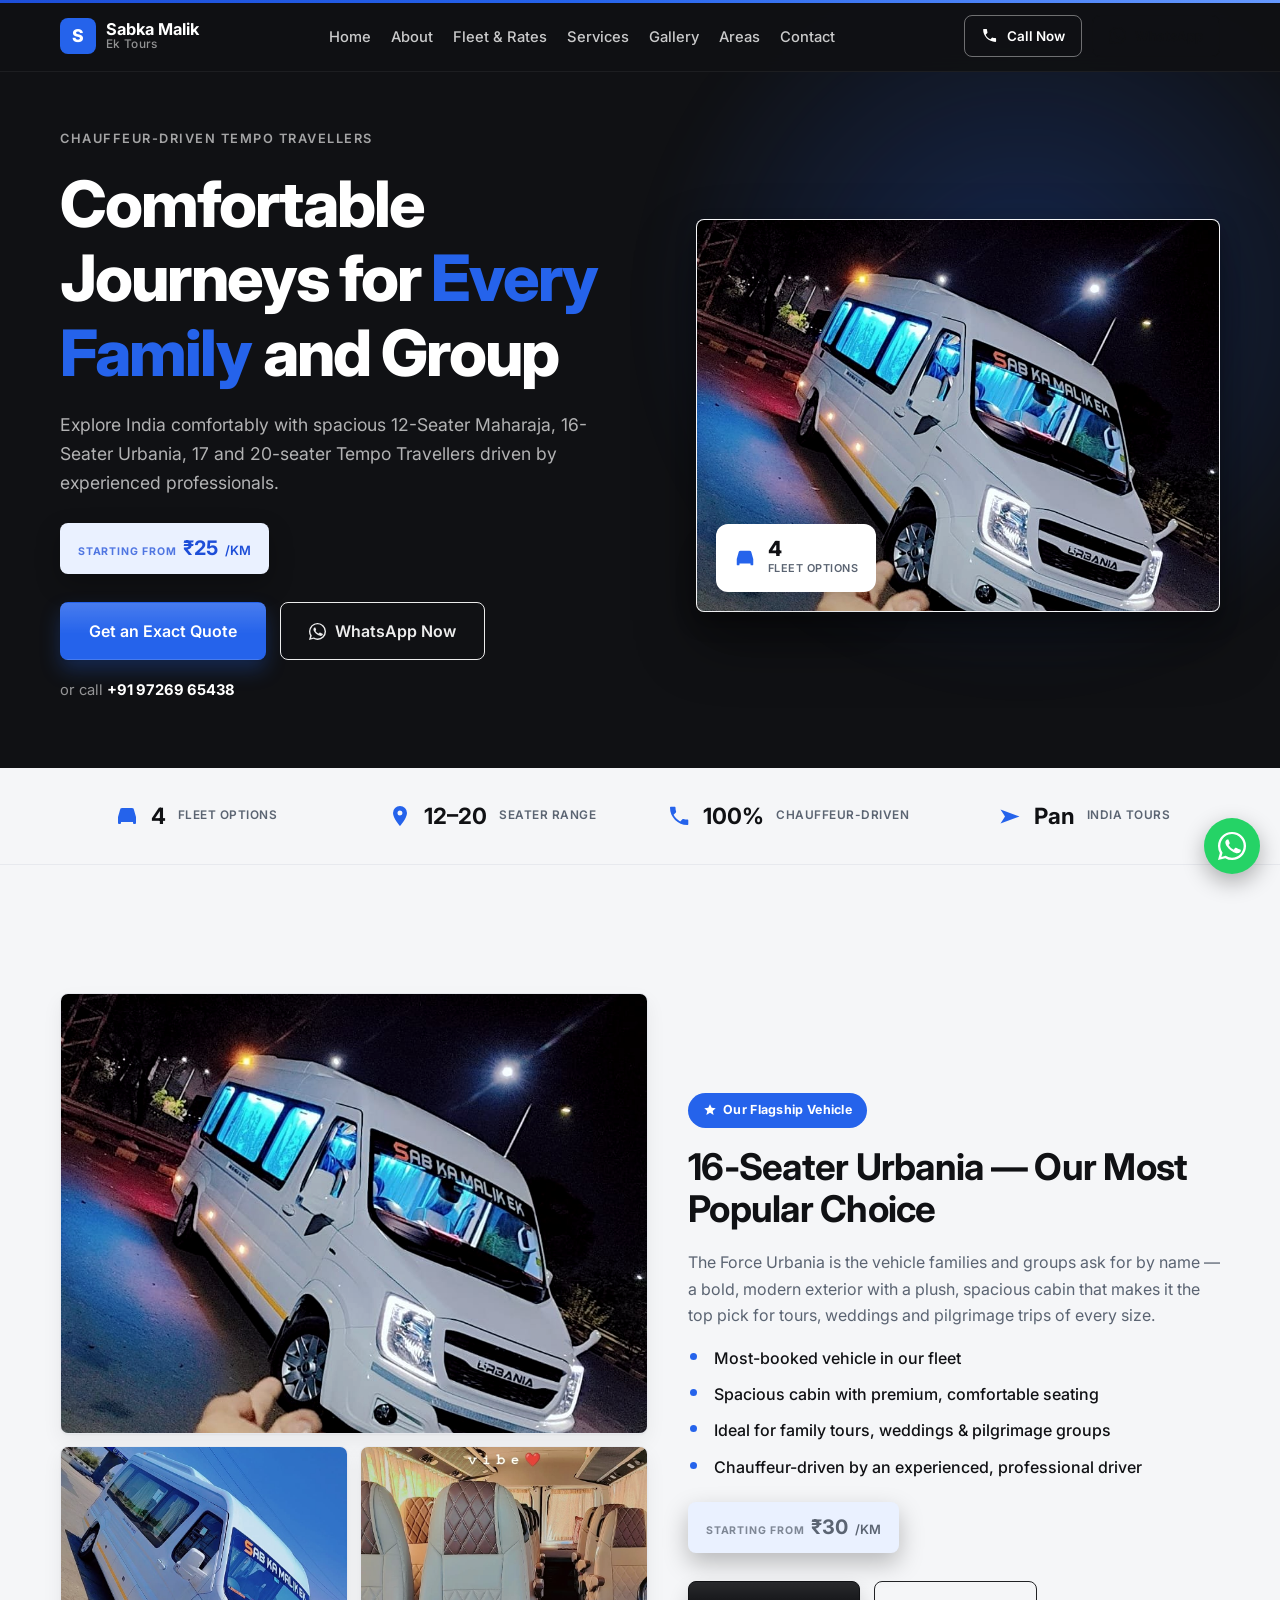
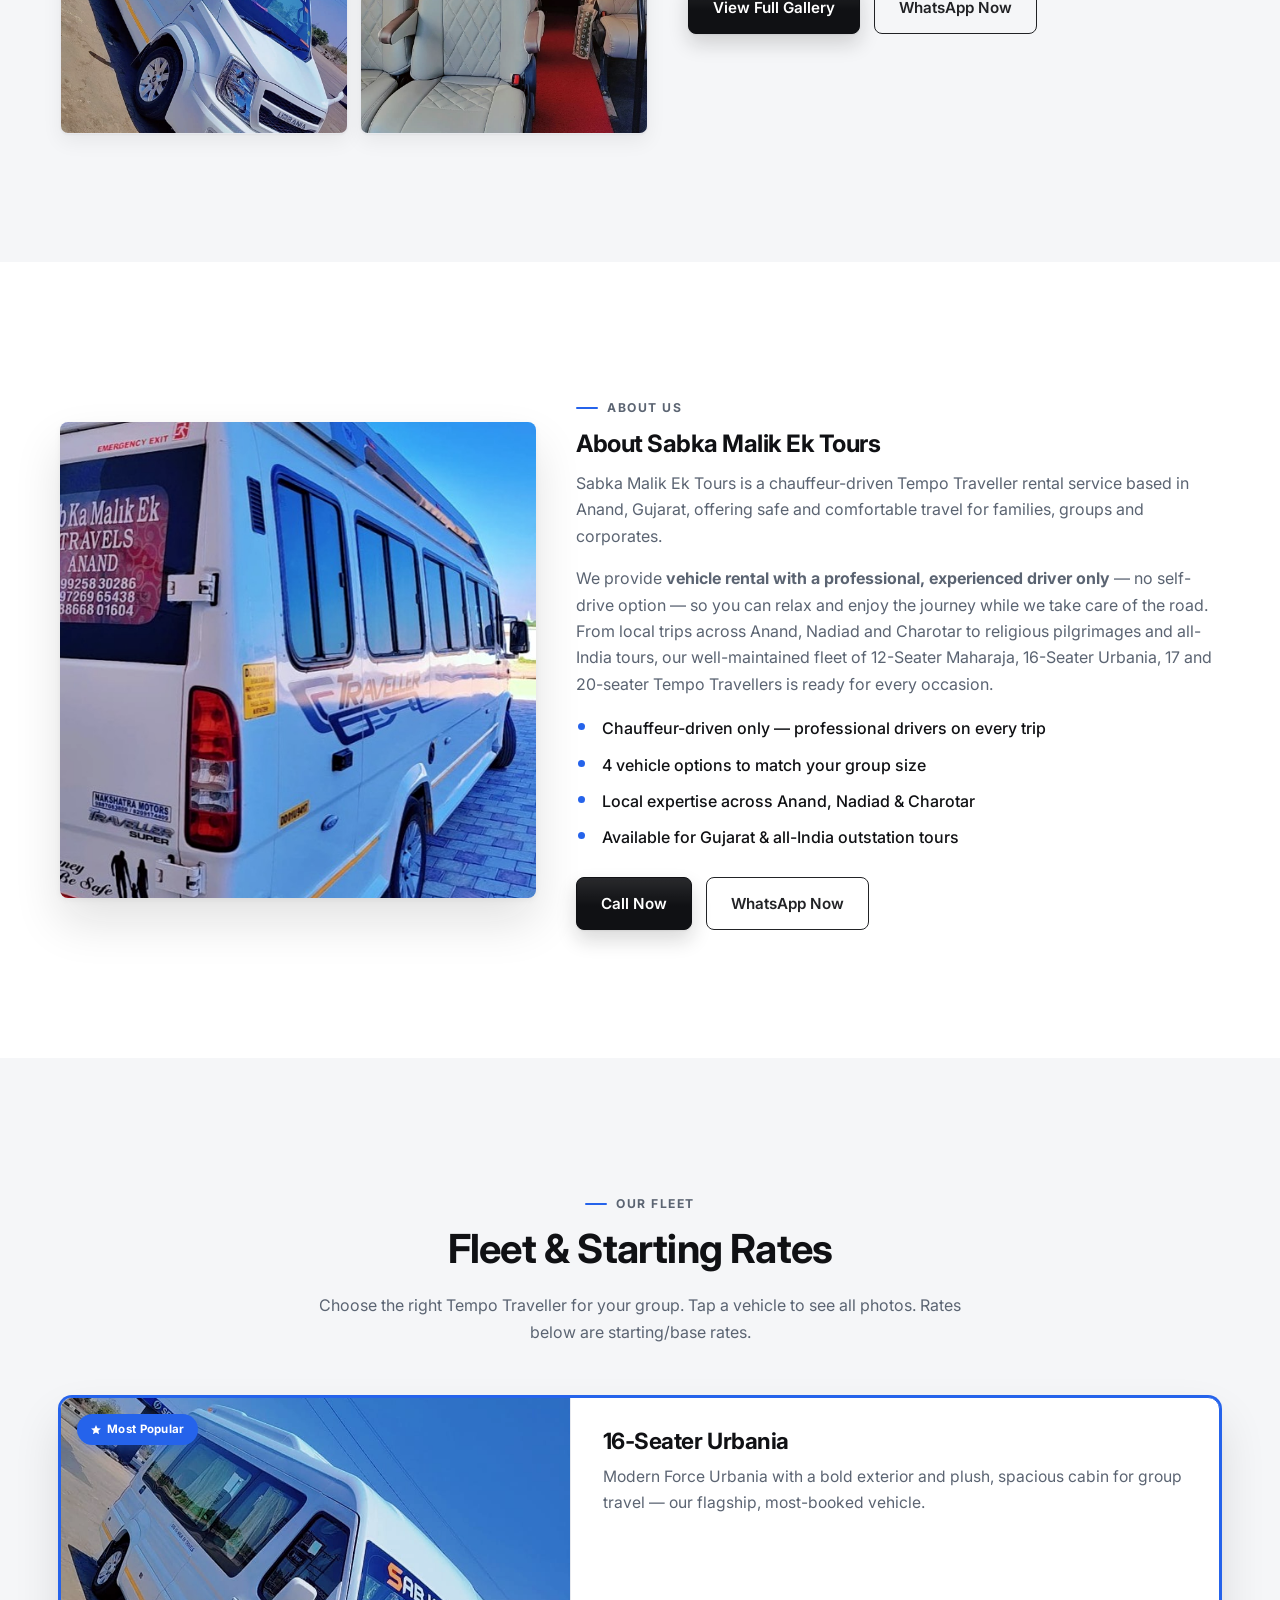
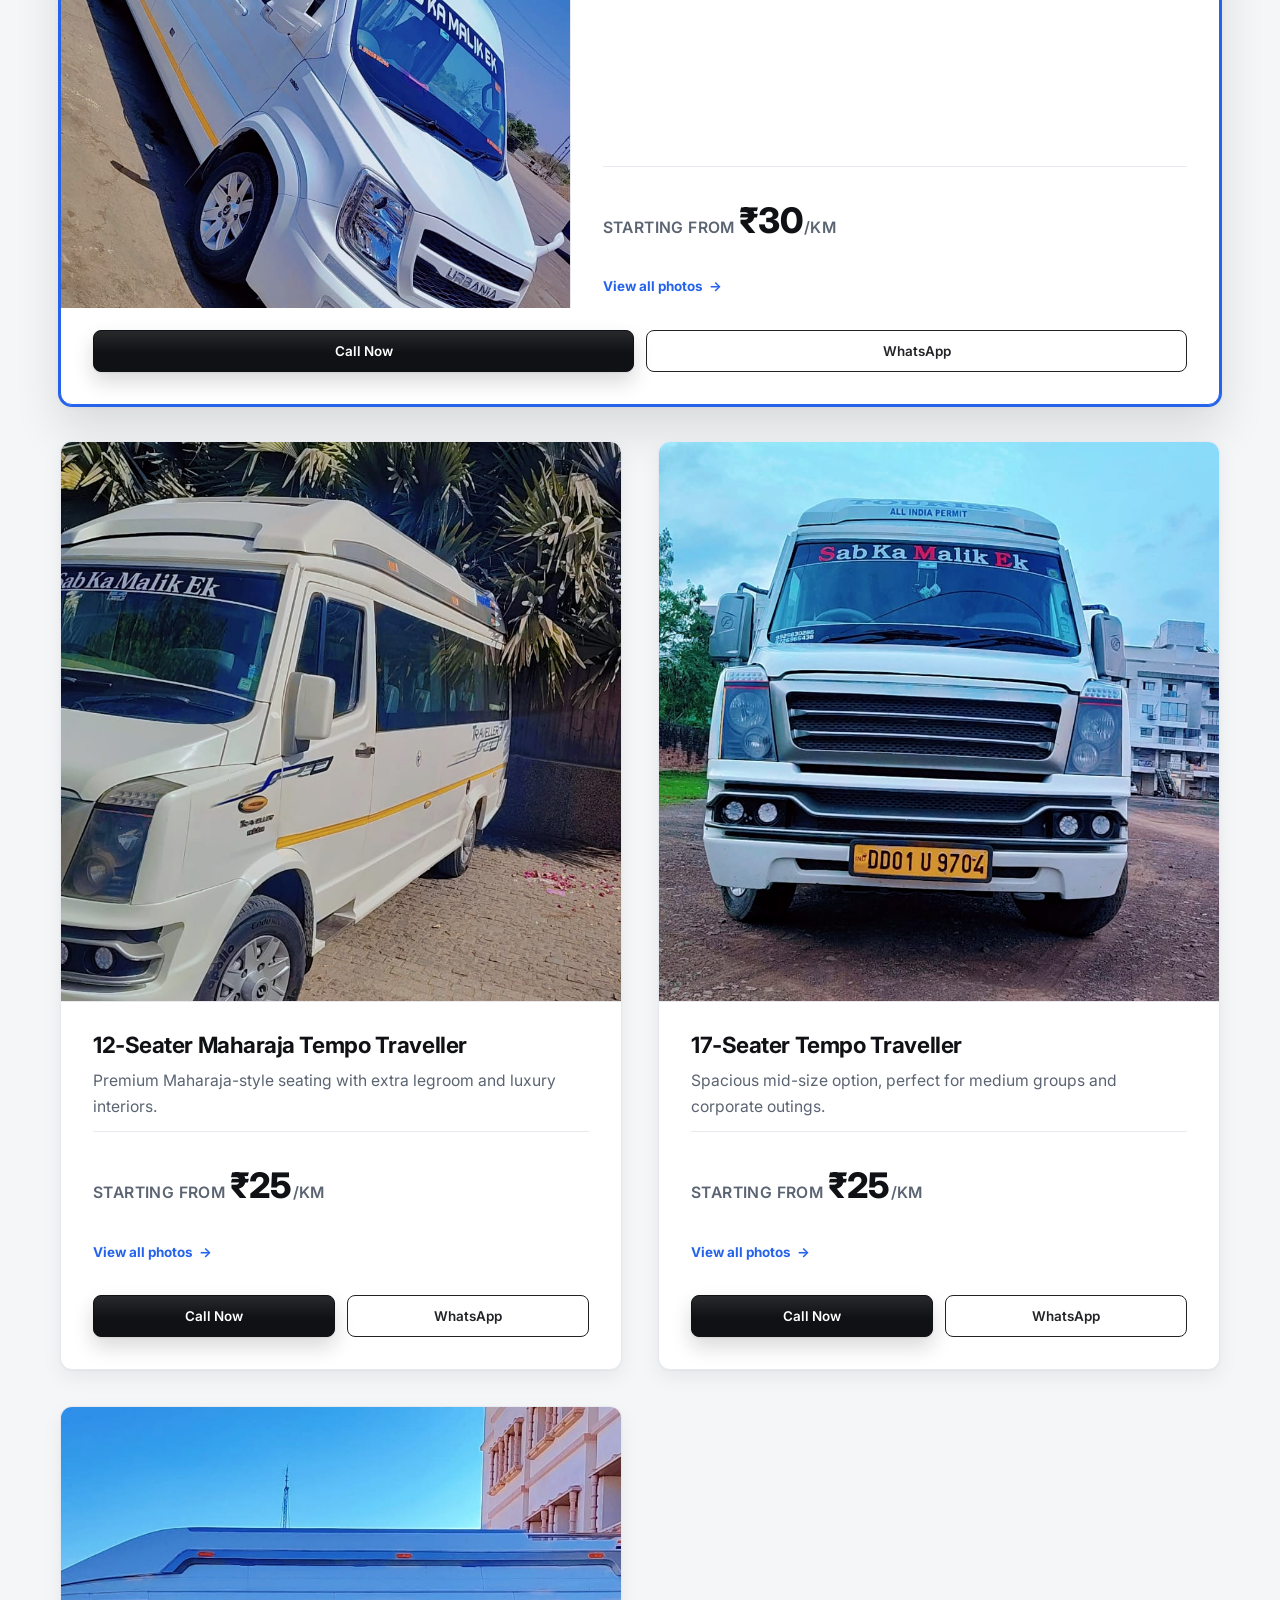
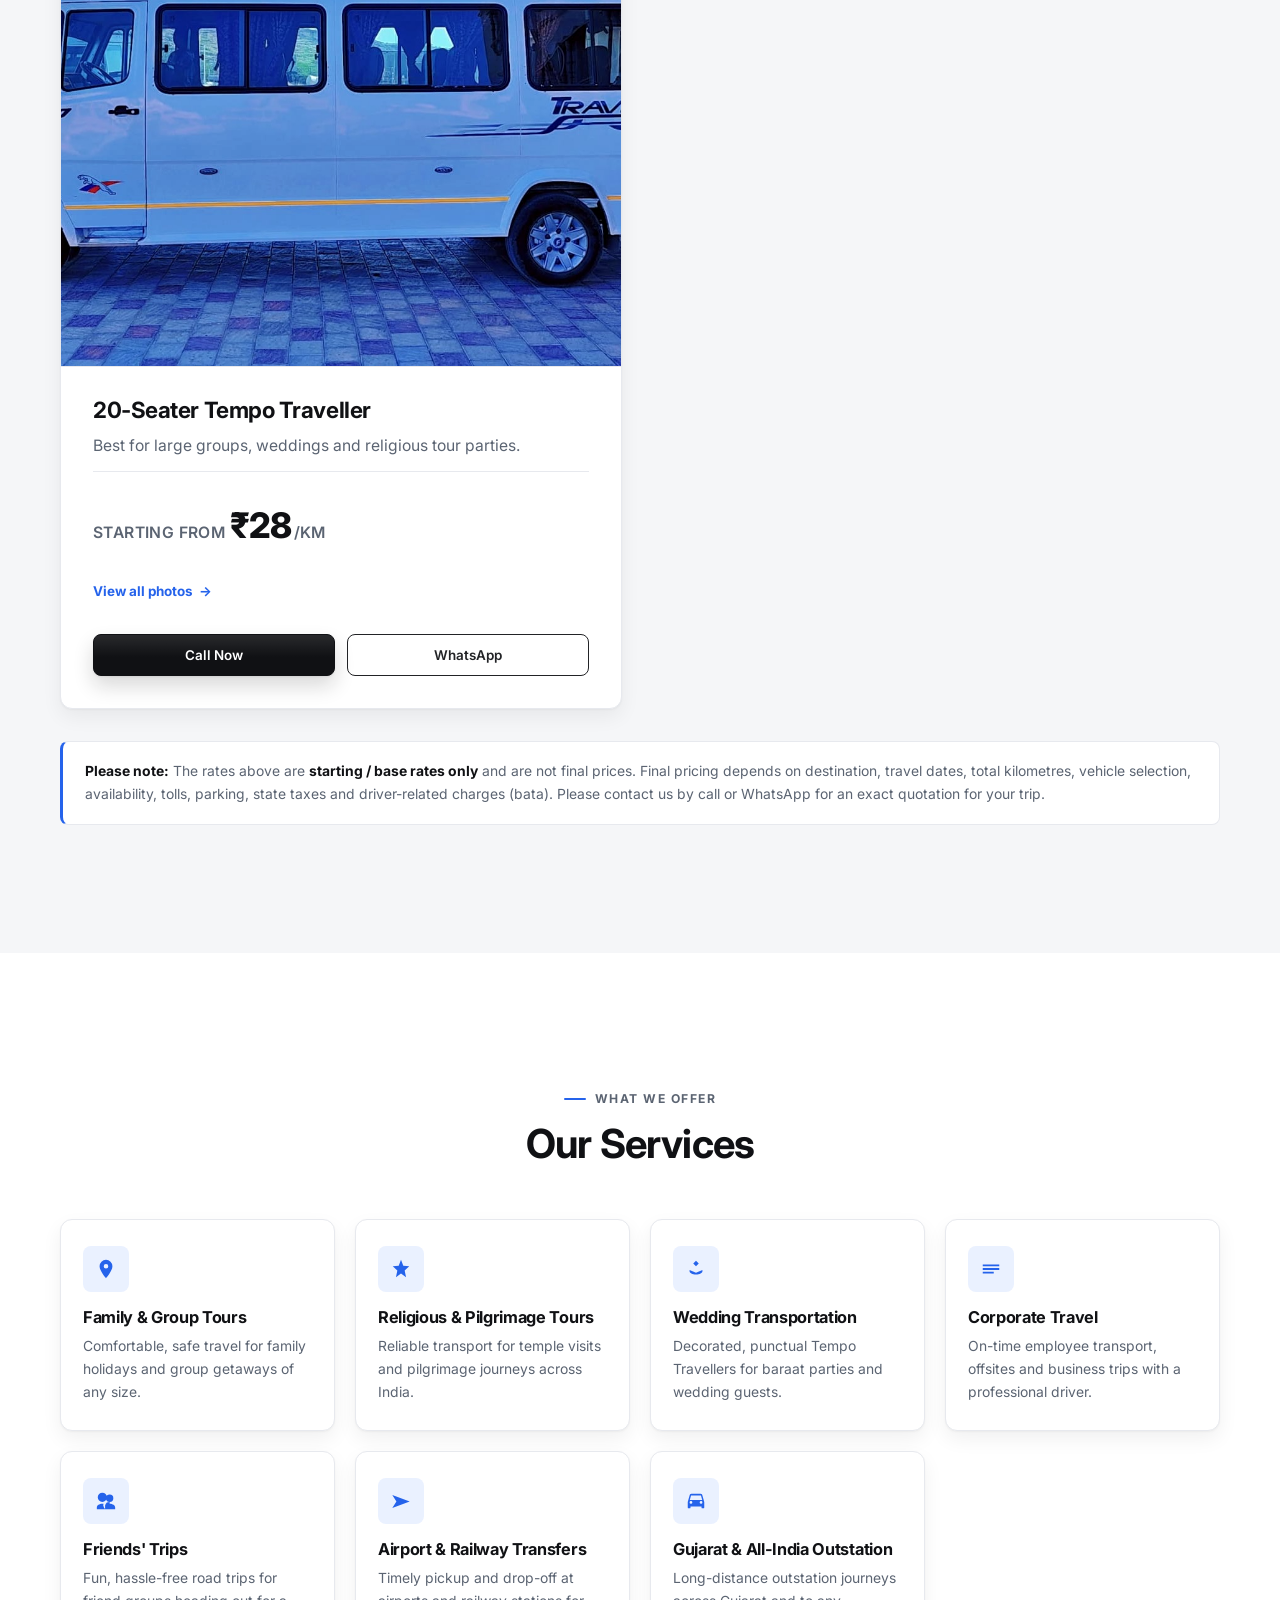
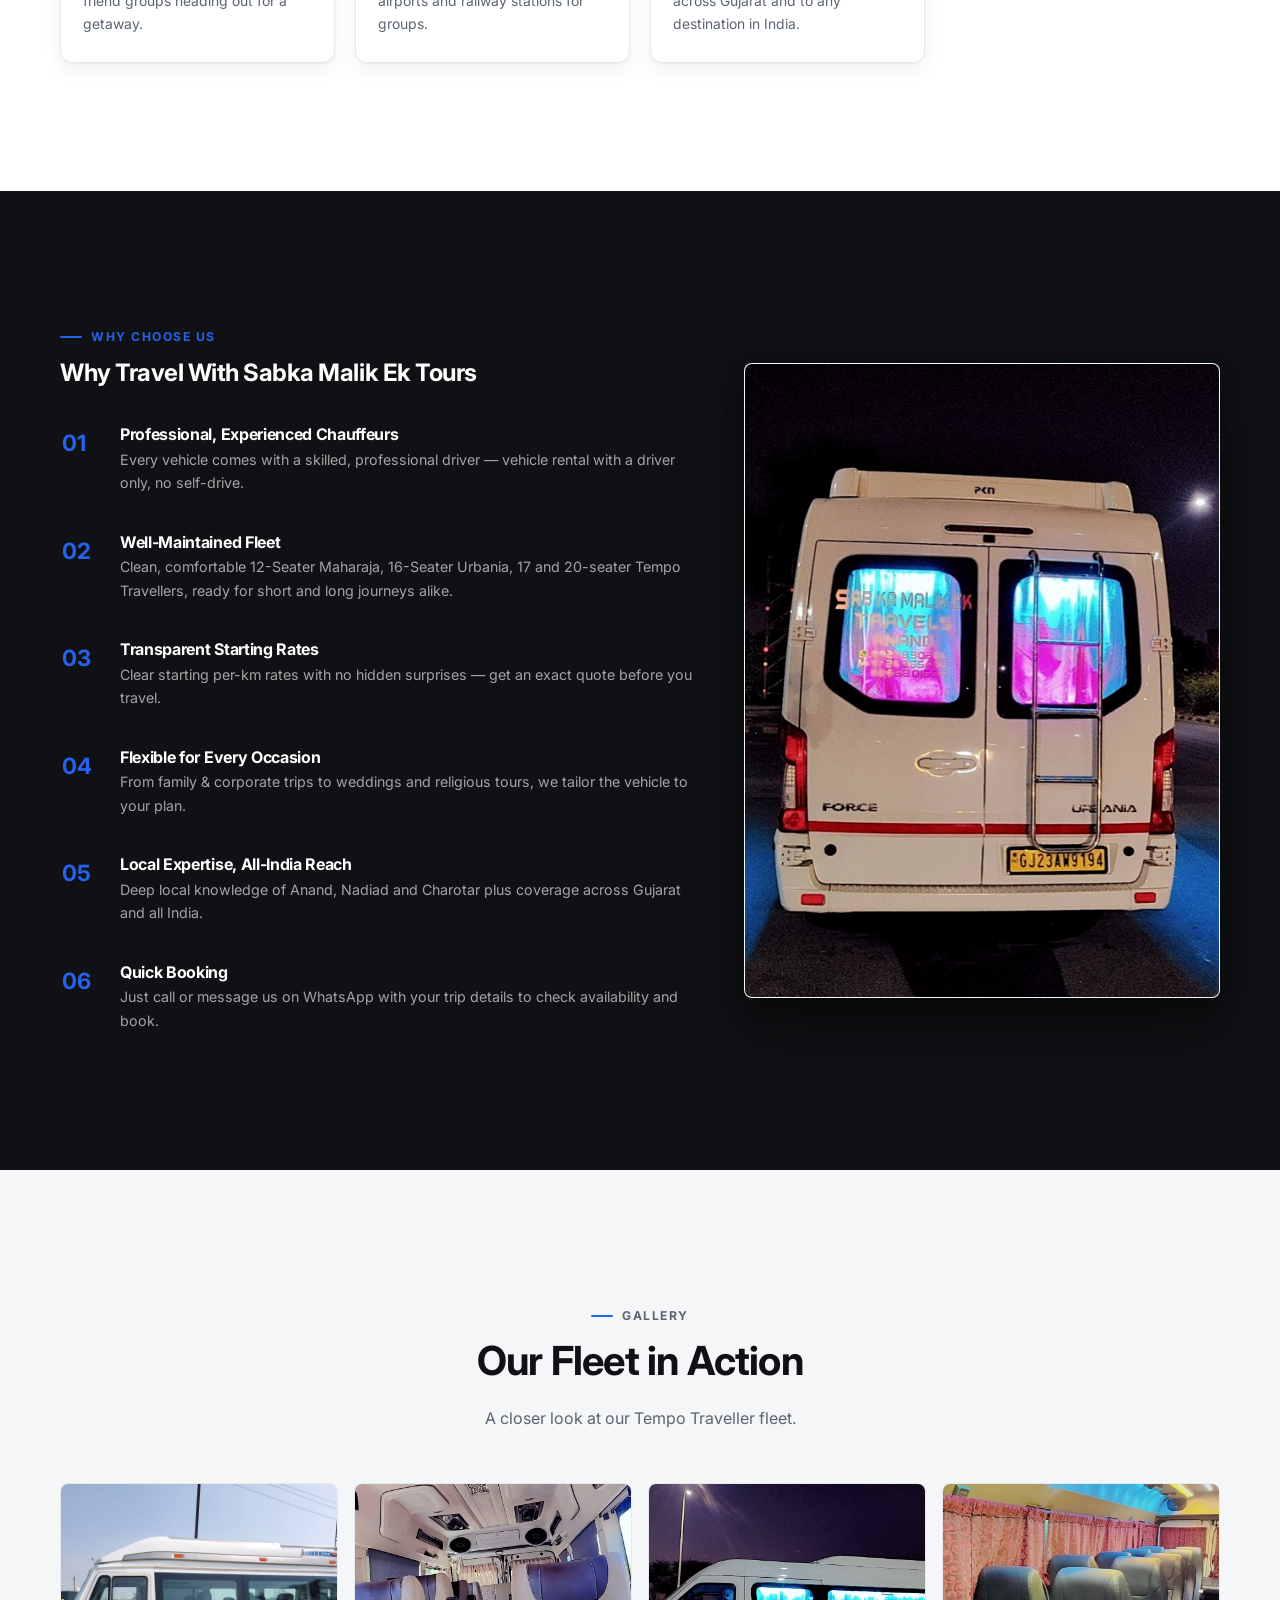
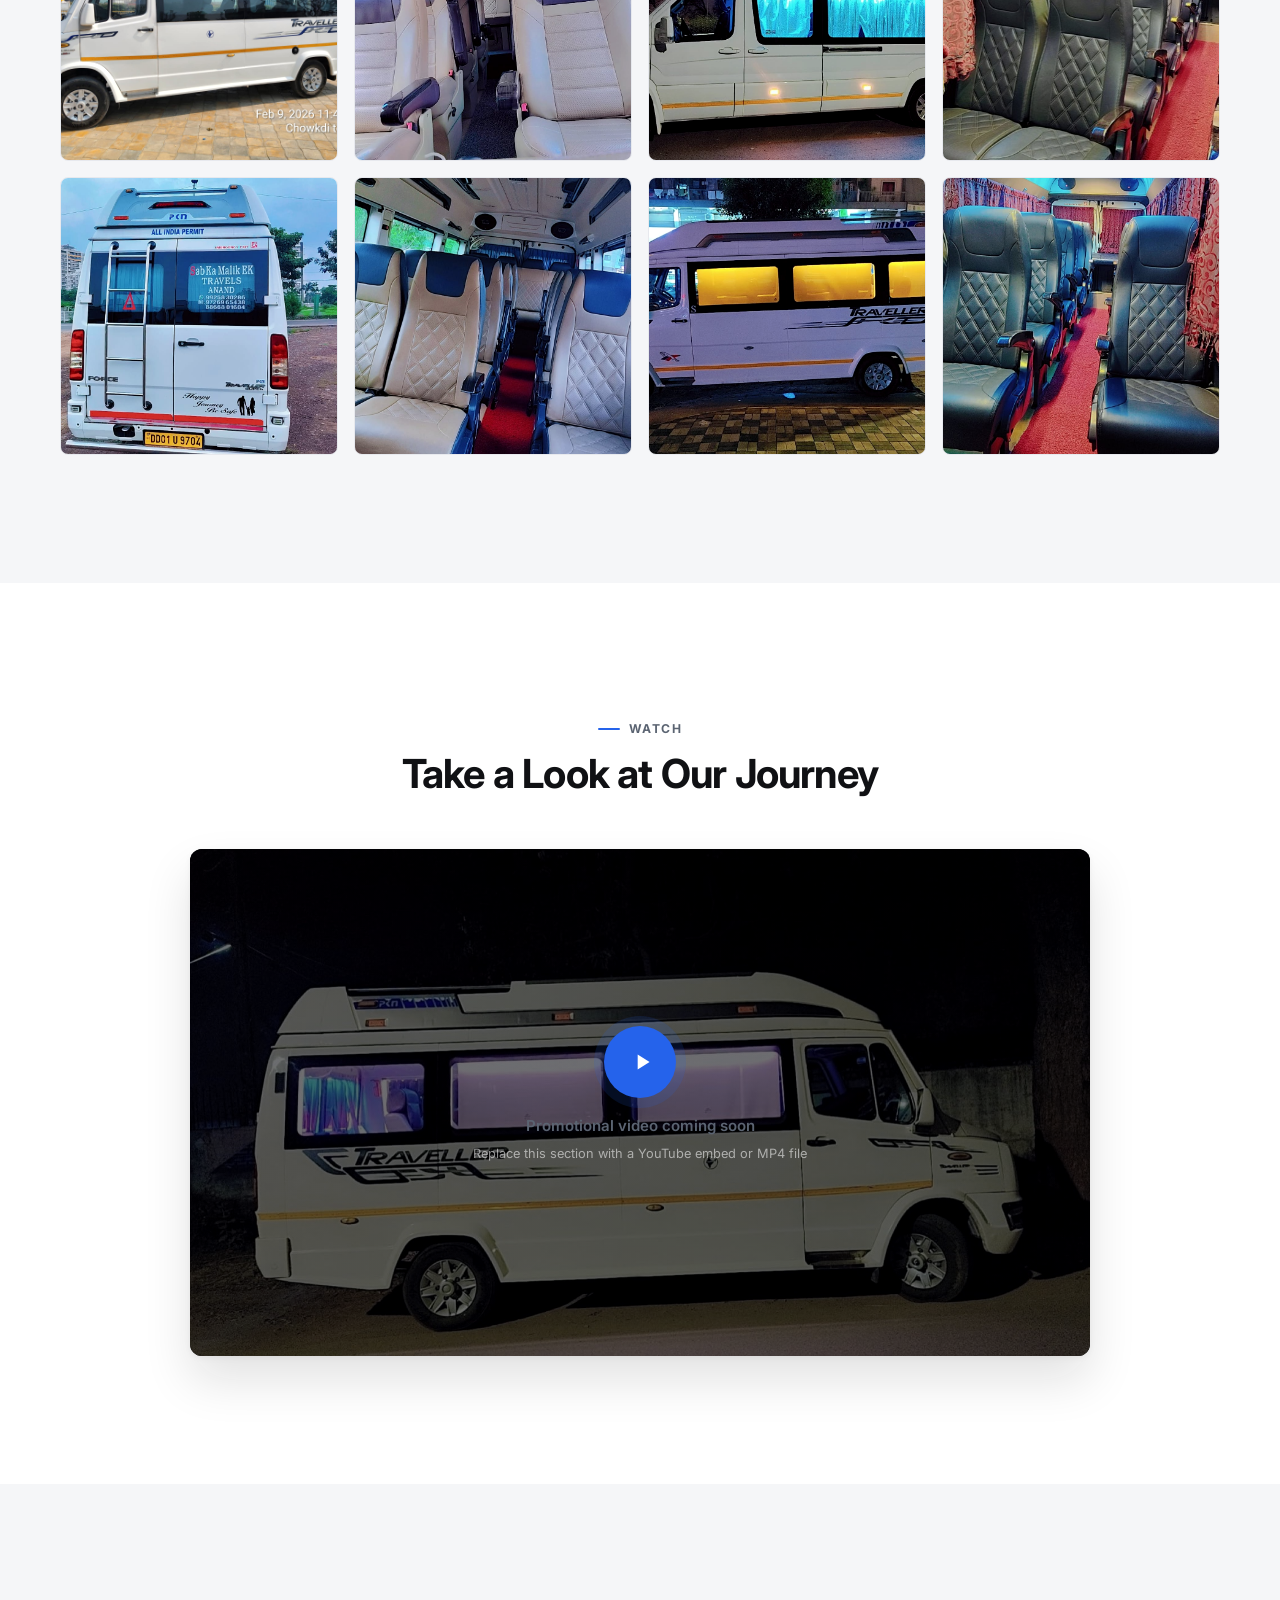
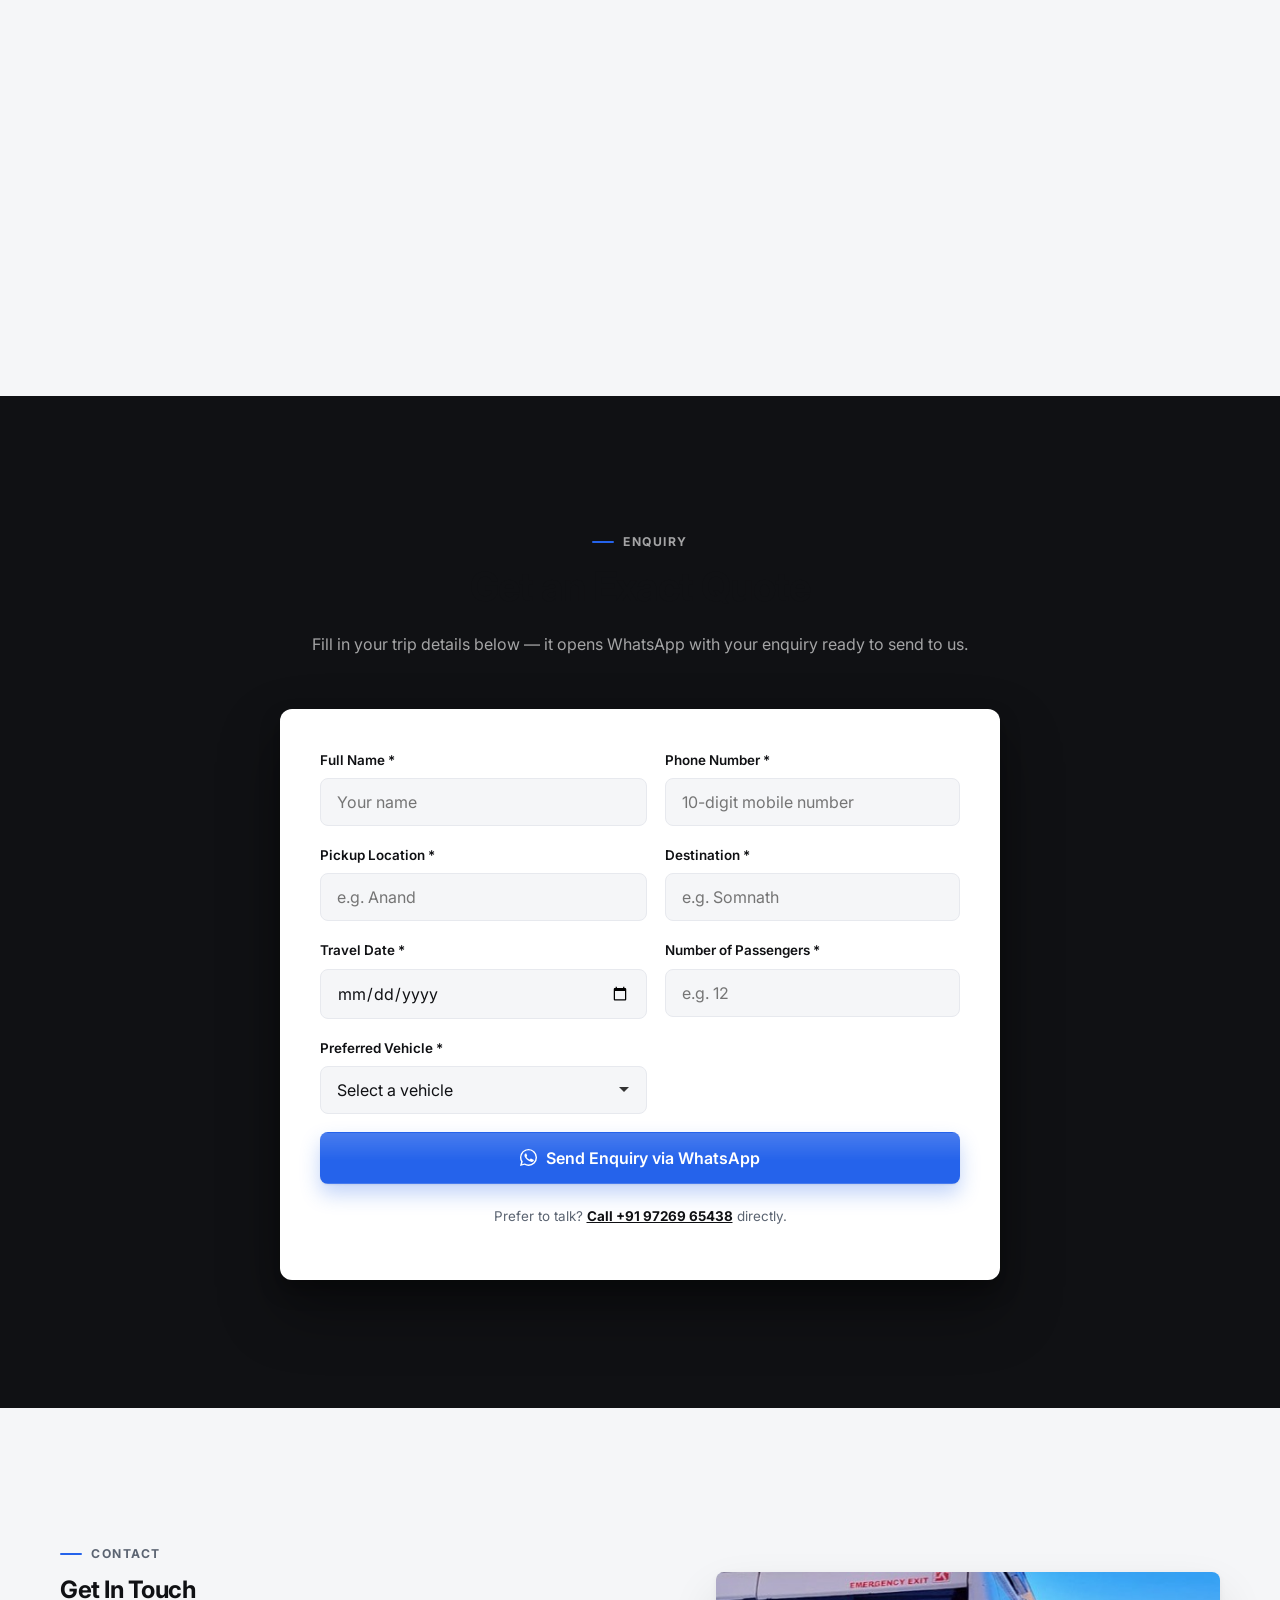
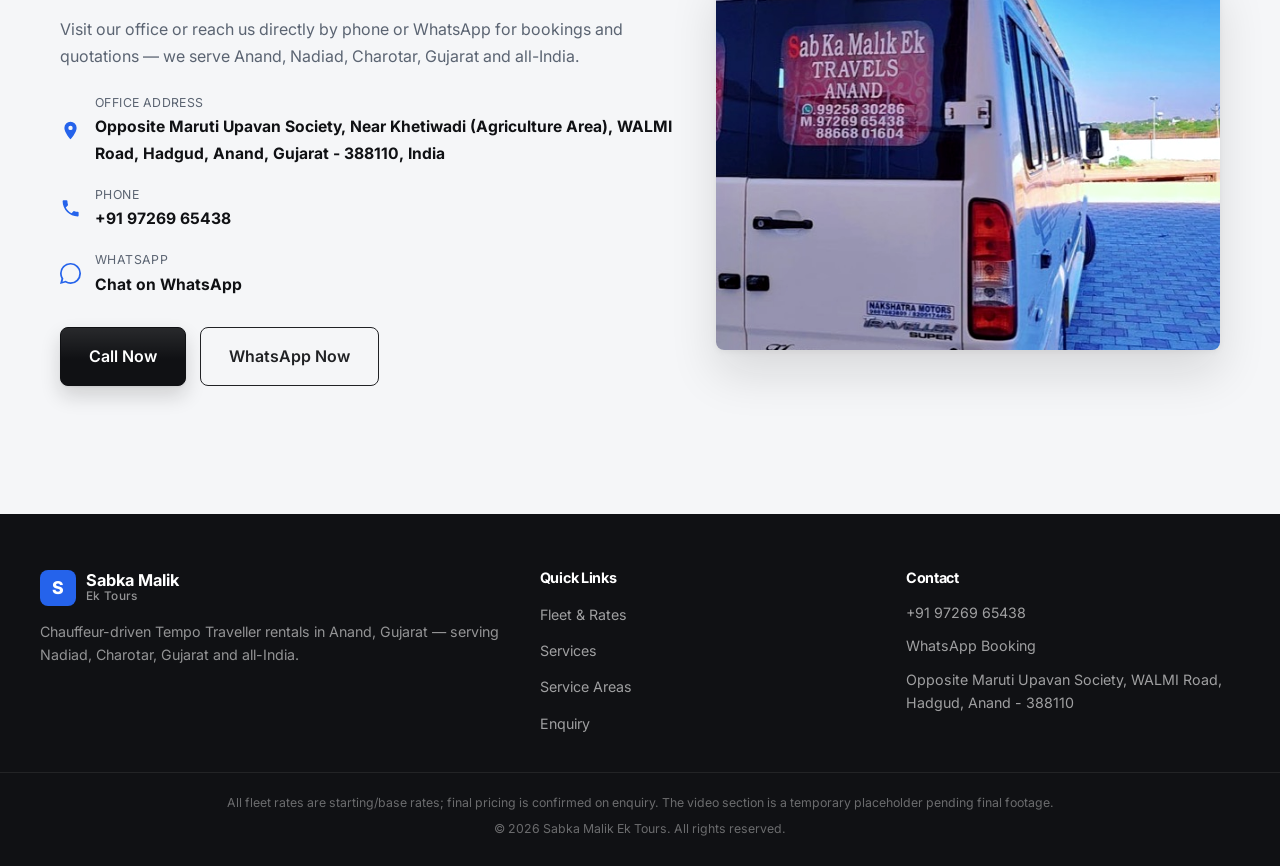
<file: index.html>
<!DOCTYPE html>
<html lang="en">
<head>
<meta charset="UTF-8">
<meta name="viewport" content="width=device-width, initial-scale=1.0">
<title>Sabka Malik Ek Tours | Tempo Traveller Rental in Anand, Gujarat</title>
<meta name="description" content="Chauffeur-driven 12-Seater Maharaja, 16-Seater Urbania, 17 &amp; 20-Seater Tempo Traveller rentals in Anand, Nadiad, Charotar, Gujarat &amp; all-India. Family tours, weddings, pilgrimage &amp; corporate travel. Starting from ₹25/km. Call or WhatsApp +91 97269 65438.">
<meta name="keywords" content="Tempo Traveller rental Anand, Tempo Traveller Nadiad, Tempo Traveller Charotar, Tempo Traveller Gujarat, chauffeur driven tempo traveller, 12 seater Maharaja tempo traveller, 16 seater Urbania rental, 17 seater tempo traveller, 20 seater tempo traveller, family tour vehicle Anand, wedding car rental Anand, all India tour taxi">
<meta name="robots" content="index, follow">
<meta name="theme-color" content="#0E0F12">
<link rel="canonical" href="https://www.yourdomain.com/">

<!-- Open Graph -->
<meta property="og:type" content="business.business">
<meta property="og:title" content="Sabka Malik Ek Tours | Tempo Traveller Rental in Anand, Gujarat">
<meta property="og:description" content="Chauffeur-driven 12-Seater Maharaja, 16-Seater Urbania, 17 &amp; 20-Seater Tempo Traveller rentals across Anand, Nadiad, Charotar, Gujarat &amp; all-India. Starting from ₹25/km.">
<meta property="og:image" content="images/vehicles/urbania/01.jpg">
<meta property="og:url" content="https://www.yourdomain.com/">
<meta property="og:locale" content="en_IN">

<link rel="icon" type="image/svg+xml" href="images/favicon.svg">

<!-- Fonts: Inter — a single, professional UI typeface for both headings and body copy -->
<link rel="preconnect" href="https://fonts.googleapis.com">
<link rel="preconnect" href="https://fonts.gstatic.com" crossorigin>
<link href="https://fonts.googleapis.com/css2?family=Inter:wght@400;500;600;700;800&amp;display=swap" rel="stylesheet">

<link rel="stylesheet" href="style.css">

<!-- Local Business structured data for local SEO. -->
<script type="application/ld+json">
{
  "@context": "https://schema.org",
  "@type": "TravelAgency",
  "name": "Sabka Malik Ek Tours",
  "description": "Chauffeur-driven Tempo Traveller rental service based in Anand, Gujarat, offering 12-Seater Maharaja, 16-Seater Urbania, 17 and 20-seater vehicles for family tours, weddings, pilgrimage, corporate travel and all-India outstation journeys.",
  "telephone": "+91-97269-65438",
  "priceRange": "₹25 - ₹30 per km (starting rate)",
  "address": {
    "@type": "PostalAddress",
    "streetAddress": "Opposite Maruti Upavan Society, Near Khetiwadi (Agriculture Area), WALMI Road",
    "addressLocality": "Hadgud, Anand",
    "addressRegion": "Gujarat",
    "postalCode": "388110",
    "addressCountry": "IN"
  },
  "areaServed": ["Anand", "Nadiad", "Charotar", "Gujarat", "India"],
  "url": "https://www.yourdomain.com/",
  "image": "images/vehicles/urbania/01.jpg",
  "sameAs": ["https://wa.me/919726965438"]
}
</script>
</head>
<body>

<a class="skip-link" href="#main">Skip to content</a>

<!-- ============ HEADER ============ -->
<header class="site-header" id="site-header">
  <div class="container header-inner">
    <a href="#home" class="logo">
      <span class="logo-mark">S</span>
      <span class="logo-text">Sabka Malik <em>Ek Tours</em></span>
    </a>

    <nav class="main-nav" id="main-nav" aria-label="Primary">
      <ul>
        <li><a href="#home">Home</a></li>
        <li><a href="#about">About</a></li>
        <li><a href="#fleet">Fleet &amp; Rates</a></li>
        <li><a href="#services">Services</a></li>
        <li><a href="#gallery">Gallery</a></li>
        <li><a href="#areas">Areas</a></li>
        <li><a href="#contact">Contact</a></li>
      </ul>
    </nav>

    <div class="header-cta">
      <a href="tel:+919726965438" class="btn btn-outline btn-sm"><svg class="icon" viewBox="0 0 24 24"><path d="M6.6 10.8c1.4 2.8 3.8 5.1 6.6 6.6l2.2-2.2c.3-.3.7-.4 1.1-.2 1.2.4 2.5.6 3.8.6.6 0 1 .4 1 1V20c0 .6-.4 1-1 1C10.9 21 3 13.1 3 3.7c0-.6.4-1 1-1h3.5c.6 0 1 .4 1 1 0 1.3.2 2.6.6 3.8.1.4 0 .8-.2 1.1L6.6 10.8z"/></svg><span>Call Now</span></a>
      <a href="https://wa.me/919726965438?text=Hi%20Sabka%20Malik%20Ek%20Tours%2C%20I%20would%20like%20to%20enquire%20about%20a%20Tempo%20Traveller%20booking." target="_blank" rel="noopener" class="btn btn-whatsapp btn-sm"><svg class="icon" viewBox="0 0 24 24"><path d="M20.5 3.5A11.8 11.8 0 0012 0 11.9 11.9 0 000 12a11.8 11.8 0 001.6 6L0 24l6.2-1.6A11.9 11.9 0 0012 24a11.9 11.9 0 0012-12 11.8 11.8 0 00-3.5-8.5zM12 22a9.9 9.9 0 01-5-1.4l-.4-.2-3.7 1 1-3.6-.2-.4A10 10 0 1122 12a10 10 0 01-10 10zm5.5-7.5c-.3-.1-1.7-.9-2-1-.3-.1-.5-.1-.7.1s-.8 1-1 1.2c-.1.2-.3.2-.6.1a8.2 8.2 0 01-4-3.5c-.3-.5.3-.5.8-1.6.1-.2 0-.4 0-.5L9 6.7c-.1-.3-.4-.2-.6-.2h-.5a1 1 0 00-.7.3A2.9 2.9 0 006.3 9c0 1.6 1.2 3.1 1.3 3.3.2.2 2.4 3.6 5.8 5 3.4 1.3 3.4.9 4 .8.6-.1 1.7-.7 2-1.4.2-.7.2-1.3.1-1.4-.1-.2-.3-.2-.6-.3z"/></svg><span>WhatsApp</span></a>
    </div>

    <button class="nav-toggle" id="nav-toggle" aria-label="Toggle menu" aria-expanded="false" aria-controls="main-nav">
      <span></span><span></span><span></span>
    </button>
  </div>
</header>

<main id="main">

  <!-- ============ HERO ============ -->
  <section class="hero" id="home">
    <div class="hero-glow" aria-hidden="true"></div>
    <div class="container hero-grid">
      <div class="hero-content">
        <p class="eyebrow reveal">Chauffeur-Driven Tempo Travellers</p>
        <h1 class="hero-title reveal">Comfortable Journeys for <span class="accent">Every Family</span> and Group</h1>
        <p class="hero-desc reveal">Explore India comfortably with spacious 12-Seater Maharaja, 16-Seater Urbania, 17 and 20-seater Tempo Travellers driven by experienced professionals.</p>

        <p class="price-tag reveal"><span>Starting From</span> ₹25<small>/KM</small></p>

        <div class="hero-cta reveal">
          <a href="#enquiry" class="btn btn-saffron btn-lg">Get an Exact Quote</a>
          <a href="https://wa.me/919726965438?text=Hi%20Sabka%20Malik%20Ek%20Tours%2C%20I%20would%20like%20to%20enquire%20about%20a%20Tempo%20Traveller%20booking." target="_blank" rel="noopener" class="btn btn-whatsapp btn-lg">
            <svg class="icon" viewBox="0 0 24 24"><path d="M20.5 3.5A11.8 11.8 0 0012 0 11.9 11.9 0 000 12a11.8 11.8 0 001.6 6L0 24l6.2-1.6A11.9 11.9 0 0012 24a11.9 11.9 0 0012-12 11.8 11.8 0 00-3.5-8.5zM12 22a9.9 9.9 0 01-5-1.4l-.4-.2-3.7 1 1-3.6-.2-.4A10 10 0 1122 12a10 10 0 01-10 10zm5.5-7.5c-.3-.1-1.7-.9-2-1-.3-.1-.5-.1-.7.1s-.8 1-1 1.2c-.1.2-.3.2-.6.1a8.2 8.2 0 01-4-3.5c-.3-.5.3-.5.8-1.6.1-.2 0-.4 0-.5L9 6.7c-.1-.3-.4-.2-.6-.2h-.5a1 1 0 00-.7.3A2.9 2.9 0 006.3 9c0 1.6 1.2 3.1 1.3 3.3.2.2 2.4 3.6 5.8 5 3.4 1.3 3.4.9 4 .8.6-.1 1.7-.7 2-1.4.2-.7.2-1.3.1-1.4-.1-.2-.3-.2-.6-.3z"/></svg>
            WhatsApp Now
          </a>
        </div>
        <a href="tel:+919726965438" class="hero-call-link reveal">or call <strong>+91 97269 65438</strong></a>
      </div>

      <div class="hero-media reveal">
        <div class="img-frame ar-4-3">
          <img src="images/vehicles/urbania/01.jpg" alt="Sab Ka Malik Ek Tours 16-Seater Urbania front three-quarter view at night" loading="eager">
        </div>
        <div class="hero-float-card">
          <svg viewBox="0 0 24 24"><path d="M3 13l2-7a2 2 0 012-2h10a2 2 0 012 2l2 7v6a1 1 0 01-1 1h-1a1 1 0 01-1-1v-1H6v1a1 1 0 01-1 1H4a1 1 0 01-1-1v-6z"/></svg>
          <div><strong>4</strong><span>Fleet Options</span></div>
        </div>
      </div>
    </div>
  </section>


  <!-- ============ STAT STRIP ============ -->
  <section class="stat-strip">
    <div class="container stat-grid">
      <div class="stat-item reveal">
        <svg viewBox="0 0 24 24"><path d="M3 13l2-7a2 2 0 012-2h10a2 2 0 012 2l2 7v6a1 1 0 01-1 1h-1a1 1 0 01-1-1v-1H6v1a1 1 0 01-1 1H4a1 1 0 01-1-1v-6z"/></svg>
        <strong>4</strong><span>Fleet Options</span>
      </div>
      <div class="stat-item reveal">
        <svg viewBox="0 0 24 24"><path d="M12 2a7 7 0 00-7 7c0 5.2 7 13 7 13s7-7.8 7-13a7 7 0 00-7-7zm0 9.5A2.5 2.5 0 1112 6.5a2.5 2.5 0 010 5z"/></svg>
        <strong>12&ndash;20</strong><span>Seater Range</span>
      </div>
      <div class="stat-item reveal">
        <svg viewBox="0 0 24 24"><path d="M6.6 10.8c1.4 2.8 3.8 5.1 6.6 6.6l2.2-2.2c.3-.3.7-.4 1.1-.2 1.2.4 2.5.6 3.8.6.6 0 1 .4 1 1V20c0 .6-.4 1-1 1C10.9 21 3 13.1 3 3.7c0-.6.4-1 1-1h3.5c.6 0 1 .4 1 1 0 1.3.2 2.6.6 3.8.1.4 0 .8-.2 1.1L6.6 10.8z"/></svg>
        <strong>100%</strong><span>Chauffeur-Driven</span>
      </div>
      <div class="stat-item reveal">
        <svg viewBox="0 0 24 24"><path d="M2.5 19.5l19-7-19-7 4.5 7-4.5 7z"/></svg>
        <strong>Pan</strong><span>India Tours</span>
      </div>
    </div>
  </section>


  <!-- ============ SPOTLIGHT: FLAGSHIP VEHICLE ============ -->
  <section class="spotlight is-light" id="spotlight">
    <div class="container spotlight-grid">
      <div class="spotlight-photos reveal">
        <div class="img-frame ar-4-3">
          <img src="images/vehicles/urbania/01.jpg" alt="16-Seater Urbania front three-quarter view" loading="lazy">
        </div>
        <div class="img-frame ar-1-1">
          <img src="images/vehicles/urbania/02.jpg" alt="16-Seater Urbania side profile" loading="lazy">
        </div>
        <div class="img-frame ar-1-1">
          <img src="images/vehicles/urbania/03.jpg" alt="16-Seater Urbania cabin interior" loading="lazy">
        </div>
      </div>
      <div class="spotlight-content reveal">
        <span class="spotlight-badge"><svg viewBox="0 0 24 24"><path d="M12 2l2.9 6.3 6.9.7-5.2 4.6 1.6 6.8L12 16.9l-6.2 3.5 1.6-6.8L2.2 9l6.9-.7L12 2z"/></svg>Our Flagship Vehicle</span>
        <h2>16-Seater Urbania — Our Most Popular Choice</h2>
        <p>The Force Urbania is the vehicle families and groups ask for by name — a bold, modern exterior with a plush, spacious cabin that makes it the top pick for tours, weddings and pilgrimage trips of every size.</p>
        <ul class="spotlight-points">
          <li>Most-booked vehicle in our fleet</li>
          <li>Spacious cabin with premium, comfortable seating</li>
          <li>Ideal for family tours, weddings &amp; pilgrimage groups</li>
          <li>Chauffeur-driven by an experienced, professional driver</li>
        </ul>
        <p class="price-tag"><span>Starting From</span> ₹30<small>/KM</small></p>
        <div class="hero-cta">
          <a href="urbania.html" class="btn btn-dark">View Full Gallery</a>
          <a href="https://wa.me/919726965438?text=Hi%2C%20I%20want%20to%20enquire%20about%20the%2016-Seater%20Urbania." target="_blank" rel="noopener" class="btn btn-whatsapp">WhatsApp Now</a>
        </div>
      </div>
    </div>
  </section>


  <!-- ============ ABOUT ============ -->
  <section class="about is-light" id="about">
    <div class="container about-grid">
      <div class="about-media reveal">
        <div class="img-frame ar-1-1">
          <img src="images/about.jpg" alt="Sab Ka Malik Ek Tours chauffeur-driven Tempo Traveller, rear view with contact details" loading="lazy">
        </div>
      </div>
      <div class="about-content reveal">
        <p class="section-tag">About Us</p>
        <h2>About Sabka Malik Ek Tours</h2>
        <p>Sabka Malik Ek Tours is a chauffeur-driven Tempo Traveller rental service based in Anand, Gujarat, offering safe and comfortable travel for families, groups and corporates.</p>
        <p>We provide <strong>vehicle rental with a professional, experienced driver only</strong> — no self-drive option — so you can relax and enjoy the journey while we take care of the road. From local trips across Anand, Nadiad and Charotar to religious pilgrimages and all-India tours, our well-maintained fleet of 12-Seater Maharaja, 16-Seater Urbania, 17 and 20-seater Tempo Travellers is ready for every occasion.</p>
        <ul class="about-points">
          <li>Chauffeur-driven only — professional drivers on every trip</li>
          <li>4 vehicle options to match your group size</li>
          <li>Local expertise across Anand, Nadiad &amp; Charotar</li>
          <li>Available for Gujarat &amp; all-India outstation tours</li>
        </ul>
        <div class="hero-cta">
          <a href="tel:+919726965438" class="btn btn-dark">Call Now</a>
          <a href="https://wa.me/919726965438?text=Hi%20Sabka%20Malik%20Ek%20Tours%2C%20I%20would%20like%20to%20enquire%20about%20a%20Tempo%20Traveller%20booking." target="_blank" rel="noopener" class="btn btn-whatsapp">WhatsApp Now</a>
        </div>
      </div>
    </div>
  </section>


  <!-- ============ FLEET & PRICING ============ -->
  <section class="fleet is-light" id="fleet">
    <div class="container">
      <div class="section-head reveal">
        <p class="section-tag center">Our Fleet</p>
        <h2>Fleet &amp; Starting Rates</h2>
        <p class="section-sub">Choose the right Tempo Traveller for your group. Tap a vehicle to see all photos. Rates below are starting/base rates.</p>
      </div>

      <div class="fleet-grid">
        <article class="fleet-card is-featured reveal">
          <span class="fleet-ribbon"><svg viewBox="0 0 24 24"><path d="M12 2l2.9 6.3 6.9.7-5.2 4.6 1.6 6.8L12 16.9l-6.2 3.5 1.6-6.8L2.2 9l6.9-.7L12 2z"/></svg>Most Popular</span>
          <a class="fleet-card-link" href="urbania.html">
            <div class="img-frame ar-1-1">
              <img src="images/fleet-urbania.jpg" alt="16-Seater Urbania front three-quarter view" loading="lazy">
            </div>
            <div class="fleet-body">
              <h3>16-Seater Urbania</h3>
              <p>Modern Force Urbania with a bold exterior and plush, spacious cabin for group travel — our flagship, most-booked vehicle.</p>
              <p class="price">Starting from <strong>₹30</strong>/km</p>
              <span class="fleet-more">View all photos</span>
            </div>
          </a>
          <div class="fleet-actions">
            <a href="tel:+919726965438" class="btn btn-dark btn-sm">Call Now</a>
            <a href="https://wa.me/919726965438?text=Hi%2C%20I%20want%20to%20enquire%20about%20the%2016-Seater%20Urbania." target="_blank" rel="noopener" class="btn btn-whatsapp btn-sm">WhatsApp</a>
          </div>
        </article>

        <article class="fleet-card reveal">
          <a class="fleet-card-link" href="maharaja.html">
            <div class="img-frame ar-1-1">
              <img src="images/fleet-maharaja.jpg" alt="12-Seater Maharaja Tempo Traveller side profile" loading="lazy">
            </div>
            <div class="fleet-body">
              <h3>12-Seater Maharaja Tempo Traveller</h3>
              <p>Premium Maharaja-style seating with extra legroom and luxury interiors.</p>
              <p class="price">Starting from <strong>₹25</strong>/km</p>
              <span class="fleet-more">View all photos</span>
            </div>
          </a>
          <div class="fleet-actions">
            <a href="tel:+919726965438" class="btn btn-dark btn-sm">Call Now</a>
            <a href="https://wa.me/919726965438?text=Hi%2C%20I%20want%20to%20enquire%20about%20the%2012-Seater%20Maharaja%20Tempo%20Traveller." target="_blank" rel="noopener" class="btn btn-whatsapp btn-sm">WhatsApp</a>
          </div>
        </article>

        <article class="fleet-card reveal">
          <a class="fleet-card-link" href="17-seater.html">
            <div class="img-frame ar-1-1">
              <img src="images/fleet-17-seater.jpg" alt="17-Seater Tempo Traveller front view" loading="lazy">
            </div>
            <div class="fleet-body">
              <h3>17-Seater Tempo Traveller</h3>
              <p>Spacious mid-size option, perfect for medium groups and corporate outings.</p>
              <p class="price">Starting from <strong>₹25</strong>/km</p>
              <span class="fleet-more">View all photos</span>
            </div>
          </a>
          <div class="fleet-actions">
            <a href="tel:+919726965438" class="btn btn-dark btn-sm">Call Now</a>
            <a href="https://wa.me/919726965438?text=Hi%2C%20I%20want%20to%20enquire%20about%20the%2017-Seater%20Tempo%20Traveller." target="_blank" rel="noopener" class="btn btn-whatsapp btn-sm">WhatsApp</a>
          </div>
        </article>

        <article class="fleet-card reveal">
          <a class="fleet-card-link" href="20-seater.html">
            <div class="img-frame ar-1-1">
              <img src="images/fleet-20-seater.jpg" alt="20-Seater Tempo Traveller side profile" loading="lazy">
            </div>
            <div class="fleet-body">
              <h3>20-Seater Tempo Traveller</h3>
              <p>Best for large groups, weddings and religious tour parties.</p>
              <p class="price">Starting from <strong>₹28</strong>/km</p>
              <span class="fleet-more">View all photos</span>
            </div>
          </a>
          <div class="fleet-actions">
            <a href="tel:+919726965438" class="btn btn-dark btn-sm">Call Now</a>
            <a href="https://wa.me/919726965438?text=Hi%2C%20I%20want%20to%20enquire%20about%20the%2020-Seater%20Tempo%20Traveller." target="_blank" rel="noopener" class="btn btn-whatsapp btn-sm">WhatsApp</a>
          </div>
        </article>
      </div>

      <div class="rate-disclaimer reveal">
        <strong>Please note:</strong> The rates above are <strong>starting / base rates only</strong> and are not final prices. Final pricing depends on destination, travel dates, total kilometres, vehicle selection, availability, tolls, parking, state taxes and driver-related charges (bata). Please contact us by call or WhatsApp for an exact quotation for your trip.
      </div>
    </div>
  </section>


  <!-- ============ SERVICES ============ -->
  <section class="services is-light" id="services">
    <div class="container">
      <div class="section-head reveal">
        <p class="section-tag center">What We Offer</p>
        <h2>Our Services</h2>
      </div>

      <div class="services-grid">
        <div class="service-card reveal">
          <div class="service-icon"><svg viewBox="0 0 24 24"><path d="M12 2a7 7 0 00-7 7c0 5.2 7 13 7 13s7-7.8 7-13a7 7 0 00-7-7zm0 9.5A2.5 2.5 0 1112 6.5a2.5 2.5 0 010 5z"/></svg></div>
          <h3>Family &amp; Group Tours</h3>
          <p>Comfortable, safe travel for family holidays and group getaways of any size.</p>
        </div>
        <div class="service-card reveal">
          <div class="service-icon"><svg viewBox="0 0 24 24"><path d="M12 2l2.5 6.5L21 9l-5 4.5L17.5 21 12 17l-5.5 4L8 13.5 3 9l6.5-.5z"/></svg></div>
          <h3>Religious &amp; Pilgrimage Tours</h3>
          <p>Reliable transport for temple visits and pilgrimage journeys across India.</p>
        </div>
        <div class="service-card reveal">
          <div class="service-icon"><svg viewBox="0 0 24 24"><path d="M12 3l3 3-3 3-3-3 3-3zm0 15c-4 0-7-1.6-7-3.5V13l7 3 7-3v1.5c0 1.9-3 3.5-7 3.5z"/></svg></div>
          <h3>Wedding Transportation</h3>
          <p>Decorated, punctual Tempo Travellers for baraat parties and wedding guests.</p>
        </div>
        <div class="service-card reveal">
          <div class="service-icon"><svg viewBox="0 0 24 24"><path d="M3 7h18v2H3V7zm0 4h18v2H3v-2zm0 4h12v2H3v-2z"/></svg></div>
          <h3>Corporate Travel</h3>
          <p>On-time employee transport, offsites and business trips with a professional driver.</p>
        </div>
        <div class="service-card reveal">
          <div class="service-icon"><svg viewBox="0 0 24 24"><path d="M8 3a5 5 0 100 10A5 5 0 008 3zm8 2a4 4 0 100 8 4 4 0 000-8zM8 15c-3.3 0-6 1.8-6 4v2h9.3A6.9 6.9 0 019 17c0-.7.1-1.4.3-2H8zm8-2c-1.1 0-2.2.2-3.1.6A6 6 0 0011 17v4h11v-2c0-2.2-2.7-4-6-4z"/></svg></div>
          <h3>Friends' Trips</h3>
          <p>Fun, hassle-free road trips for friend groups heading out for a getaway.</p>
        </div>
        <div class="service-card reveal">
          <div class="service-icon"><svg viewBox="0 0 24 24"><path d="M2.5 19.5l19-7-19-7 4.5 7-4.5 7z"/></svg></div>
          <h3>Airport &amp; Railway Transfers</h3>
          <p>Timely pickup and drop-off at airports and railway stations for groups.</p>
        </div>
        <div class="service-card reveal">
          <div class="service-icon"><svg viewBox="0 0 24 24"><path d="M3 13l2-7a2 2 0 012-2h10a2 2 0 012 2l2 7v6a1 1 0 01-1 1h-1a1 1 0 01-1-1v-1H6v1a1 1 0 01-1 1H4a1 1 0 01-1-1v-6zm3.5 2a1.5 1.5 0 100-3 1.5 1.5 0 000 3zm11 0a1.5 1.5 0 100-3 1.5 1.5 0 000 3zM5.2 11h13.6l-1.4-5H6.6l-1.4 5z"/></svg></div>
          <h3>Gujarat &amp; All-India Outstation</h3>
          <p>Long-distance outstation journeys across Gujarat and to any destination in India.</p>
        </div>
      </div>
    </div>
  </section>


  <!-- ============ WHY CHOOSE US ============ -->
  <section class="why" id="why">
    <div class="container why-grid">
      <div class="why-content reveal">
        <p class="section-tag">Why Choose Us</p>
        <h2>Why Travel With Sabka Malik Ek Tours</h2>
        <div class="why-list">
          <div class="why-item">
            <div class="why-num">01</div>
            <div><h3>Professional, Experienced Chauffeurs</h3><p>Every vehicle comes with a skilled, professional driver — vehicle rental with a driver only, no self-drive.</p></div>
          </div>
          <div class="why-item">
            <div class="why-num">02</div>
            <div><h3>Well-Maintained Fleet</h3><p>Clean, comfortable 12-Seater Maharaja, 16-Seater Urbania, 17 and 20-seater Tempo Travellers, ready for short and long journeys alike.</p></div>
          </div>
          <div class="why-item">
            <div class="why-num">03</div>
            <div><h3>Transparent Starting Rates</h3><p>Clear starting per-km rates with no hidden surprises — get an exact quote before you travel.</p></div>
          </div>
          <div class="why-item">
            <div class="why-num">04</div>
            <div><h3>Flexible for Every Occasion</h3><p>From family &amp; corporate trips to weddings and religious tours, we tailor the vehicle to your plan.</p></div>
          </div>
          <div class="why-item">
            <div class="why-num">05</div>
            <div><h3>Local Expertise, All-India Reach</h3><p>Deep local knowledge of Anand, Nadiad and Charotar plus coverage across Gujarat and all India.</p></div>
          </div>
          <div class="why-item">
            <div class="why-num">06</div>
            <div><h3>Quick Booking</h3><p>Just call or message us on WhatsApp with your trip details to check availability and book.</p></div>
          </div>
        </div>
      </div>
      <div class="why-media reveal">
        <div class="img-frame ar-3-4">
          <img src="images/why.jpg" alt="Sab Ka Malik Ek Tours Tempo Traveller, rear view at night" loading="lazy">
        </div>
      </div>
    </div>
  </section>


  <!-- ============ GALLERY ============ -->
  <section class="gallery is-light" id="gallery">
    <div class="container">
      <div class="section-head reveal">
        <p class="section-tag center">Gallery</p>
        <h2>Our Fleet in Action</h2>
        <p class="section-sub">A closer look at our Tempo Traveller fleet.</p>
      </div>
      <div class="gallery-grid">
        <div class="img-frame ar-1-1 reveal"><img src="images/gallery-1.jpg" alt="20-Seater Tempo Traveller side profile in Anand, Gujarat" loading="lazy"><span class="gallery-cap">20-Seater Tempo Traveller</span></div>
        <div class="img-frame ar-1-1 reveal"><img src="images/gallery-2.jpg" alt="12-Seater Maharaja Tempo Traveller premium interior seating" loading="lazy"><span class="gallery-cap">12-Seater Maharaja Interior</span></div>
        <div class="img-frame ar-1-1 reveal"><img src="images/gallery-3.jpg" alt="16-Seater Urbania side profile at night" loading="lazy"><span class="gallery-cap">16-Seater Urbania</span></div>
        <div class="img-frame ar-1-1 reveal"><img src="images/gallery-4.jpg" alt="16-Seater Force Urbania front three-quarter view" loading="lazy"><span class="gallery-cap">16-Seater Urbania</span></div>
        <div class="img-frame ar-1-1 reveal"><img src="images/gallery-5.jpg" alt="17-Seater Tempo Traveller rear view with Sab Ka Malik Ek Tours branding" loading="lazy"><span class="gallery-cap">17-Seater Tempo Traveller</span></div>
        <div class="img-frame ar-1-1 reveal"><img src="images/gallery-6.jpg" alt="17-Seater Tempo Traveller cabin seating with red carpet" loading="lazy"><span class="gallery-cap">17-Seater Interior</span></div>
        <div class="img-frame ar-1-1 reveal"><img src="images/gallery-7.jpg" alt="20-Seater Tempo Traveller side view at night" loading="lazy"><span class="gallery-cap">20-Seater Tempo Traveller</span></div>
        <div class="img-frame ar-1-1 reveal"><img src="images/gallery-8.jpg" alt="Maharaja Tempo Traveller cabin with ambient lighting" loading="lazy"><span class="gallery-cap">Maharaja Cabin Lighting</span></div>
      </div>
    </div>
  </section>


  <!-- ============ VIDEO ============ -->
  <!-- Placeholder only. To embed the real video, replace this block's contents with either:
       <iframe src="https://www.youtube.com/embed/VIDEO_ID" title="Sabka Malik Ek Tours" allowfullscreen></iframe>
       or a self-hosted <video controls poster="images/video-poster.jpg" src="videos/your-video.mp4"></video> -->
  <section class="video-section is-light" id="video">
    <div class="container">
      <div class="section-head reveal">
        <p class="section-tag center">Watch</p>
        <h2>Take a Look at Our Journey</h2>
      </div>
      <div class="video-placeholder reveal" role="img" aria-label="Video placeholder — promotional video coming soon">
        <button class="play-btn" type="button" aria-label="Play video (placeholder)">
          <svg viewBox="0 0 24 24"><path d="M8 5v14l11-7z"/></svg>
        </button>
        <p class="video-caption">Promotional video coming soon<br><span>Replace this section with a YouTube embed or MP4 file</span></p>
      </div>
    </div>
  </section>


  <!-- ============ SERVICE AREAS ============ -->
  <section class="areas is-light" id="areas">
    <div class="container">
      <div class="section-head reveal">
        <p class="section-tag center">Service Areas</p>
        <h2>Where We Serve</h2>
        <p class="section-sub">Based in Anand, Gujarat, Sabka Malik Ek Tours provides chauffeur-driven Tempo Traveller rentals across the Charotar region, all of Gujarat, and for outstation tours anywhere in India.</p>
      </div>
      <div class="area-chips reveal">
        <span class="chip"><svg class="pin" viewBox="0 0 24 24"><path d="M12 2a7 7 0 00-7 7c0 5.2 7 13 7 13s7-7.8 7-13a7 7 0 00-7-7zm0 9.5A2.5 2.5 0 1112 6.5a2.5 2.5 0 010 5z"/></svg>Anand</span>
        <span class="chip"><svg class="pin" viewBox="0 0 24 24"><path d="M12 2a7 7 0 00-7 7c0 5.2 7 13 7 13s7-7.8 7-13a7 7 0 00-7-7zm0 9.5A2.5 2.5 0 1112 6.5a2.5 2.5 0 010 5z"/></svg>Nadiad</span>
        <span class="chip"><svg class="pin" viewBox="0 0 24 24"><path d="M12 2a7 7 0 00-7 7c0 5.2 7 13 7 13s7-7.8 7-13a7 7 0 00-7-7zm0 9.5A2.5 2.5 0 1112 6.5a2.5 2.5 0 010 5z"/></svg>Charotar Region</span>
        <span class="chip"><svg class="pin" viewBox="0 0 24 24"><path d="M12 2a7 7 0 00-7 7c0 5.2 7 13 7 13s7-7.8 7-13a7 7 0 00-7-7zm0 9.5A2.5 2.5 0 1112 6.5a2.5 2.5 0 010 5z"/></svg>Vallabh Vidyanagar</span>
        <span class="chip"><svg class="pin" viewBox="0 0 24 24"><path d="M12 2a7 7 0 00-7 7c0 5.2 7 13 7 13s7-7.8 7-13a7 7 0 00-7-7zm0 9.5A2.5 2.5 0 1112 6.5a2.5 2.5 0 010 5z"/></svg>Across Gujarat</span>
        <span class="chip chip-yellow"><svg class="pin" viewBox="0 0 24 24"><path d="M12 2a7 7 0 00-7 7c0 5.2 7 13 7 13s7-7.8 7-13a7 7 0 00-7-7zm0 9.5A2.5 2.5 0 1112 6.5a2.5 2.5 0 010 5z"/></svg>All-India Outstation Tours</span>
      </div>
    </div>
  </section>

  <!-- ============ ENQUIRY FORM ============ -->
  <section class="enquiry" id="enquiry">
    <div class="container enquiry-wrap">
      <div class="section-head reveal">
        <p class="section-tag center">Enquiry</p>
        <h2>Get an Exact Quote</h2>
        <p class="section-sub">Fill in your trip details below — it opens WhatsApp with your enquiry ready to send to us.</p>
      </div>

      <form class="enquiry-form reveal" id="enquiry-form" novalidate>
        <div class="form-row">
          <label for="ef-name">Full Name *</label>
          <input type="text" id="ef-name" name="name" placeholder="Your name" required>
        </div>
        <div class="form-row">
          <label for="ef-phone">Phone Number *</label>
          <input type="tel" id="ef-phone" name="phone" placeholder="10-digit mobile number" pattern="[0-9+\s-]{8,15}" required>
        </div>
        <div class="form-row">
          <label for="ef-pickup">Pickup Location *</label>
          <input type="text" id="ef-pickup" name="pickup" placeholder="e.g. Anand" required>
        </div>
        <div class="form-row">
          <label for="ef-destination">Destination *</label>
          <input type="text" id="ef-destination" name="destination" placeholder="e.g. Somnath" required>
        </div>
        <div class="form-row">
          <label for="ef-date">Travel Date *</label>
          <input type="date" id="ef-date" name="date" required>
        </div>
        <div class="form-row">
          <label for="ef-passengers">Number of Passengers *</label>
          <input type="number" id="ef-passengers" name="passengers" min="1" max="60" placeholder="e.g. 12" required>
        </div>
        <div class="form-row">
          <label for="ef-vehicle">Preferred Vehicle *</label>
          <select id="ef-vehicle" name="vehicle" required>
            <option value="" disabled selected>Select a vehicle</option>
            <option value="12-Seater Maharaja Tempo Traveller">12-Seater Maharaja Tempo Traveller</option>
            <option value="16-Seater Urbania">16-Seater Urbania</option>
            <option value="17-Seater Tempo Traveller">17-Seater Tempo Traveller</option>
            <option value="20-Seater Tempo Traveller">20-Seater Tempo Traveller</option>
          </select>
        </div>
        <div class="form-row form-row-full">
          <button type="submit" class="btn btn-saffron btn-lg btn-block">
            <svg class="icon" viewBox="0 0 24 24"><path d="M20.5 3.5A11.8 11.8 0 0012 0 11.9 11.9 0 000 12a11.8 11.8 0 001.6 6L0 24l6.2-1.6A11.9 11.9 0 0012 24a11.9 11.9 0 0012-12 11.8 11.8 0 00-3.5-8.5zM12 22a9.9 9.9 0 01-5-1.4l-.4-.2-3.7 1 1-3.6-.2-.4A10 10 0 1122 12a10 10 0 01-10 10zm5.5-7.5c-.3-.1-1.7-.9-2-1-.3-.1-.5-.1-.7.1s-.8 1-1 1.2c-.1.2-.3.2-.6.1a8.2 8.2 0 01-4-3.5c-.3-.5.3-.5.8-1.6.1-.2 0-.4 0-.5L9 6.7c-.1-.3-.4-.2-.6-.2h-.5a1 1 0 00-.7.3A2.9 2.9 0 006.3 9c0 1.6 1.2 3.1 1.3 3.3.2.2 2.4 3.6 5.8 5 3.4 1.3 3.4.9 4 .8.6-.1 1.7-.7 2-1.4.2-.7.2-1.3.1-1.4-.1-.2-.3-.2-.6-.3z"/></svg>
            Send Enquiry via WhatsApp
          </button>
          <p class="form-note">Prefer to talk? <a href="tel:+919726965438">Call +91 97269 65438</a> directly.</p>
        </div>
      </form>
    </div>
  </section>


  <!-- ============ CONTACT ============ -->
  <section class="contact is-light" id="contact">
    <div class="container contact-grid">
      <div class="contact-info reveal">
        <p class="section-tag">Contact</p>
        <h2>Get In Touch</h2>
        <p>Visit our office or reach us directly by phone or WhatsApp for bookings and quotations — we serve Anand, Nadiad, Charotar, Gujarat and all-India.</p>

        <ul class="contact-list">
          <li>
            <svg viewBox="0 0 24 24"><path d="M12 2a7 7 0 00-7 7c0 5.2 7 13 7 13s7-7.8 7-13a7 7 0 00-7-7zm0 9.5A2.5 2.5 0 1112 6.5a2.5 2.5 0 010 5z"/></svg>
            <div><span>Office Address</span><a href="https://maps.google.com/?q=Sab+Ka+Malik+Ek+Tours,+Opposite+Maruti+Upavan+Society,+Near+Khetiwadi,+WALMI+Road,+Hadgud,+Anand,+Gujarat+388110" target="_blank" rel="noopener">Opposite Maruti Upavan Society, Near Khetiwadi (Agriculture Area), WALMI Road, Hadgud, Anand, Gujarat - 388110, India</a></div>
          </li>
          <li>
            <svg viewBox="0 0 24 24"><path d="M6.6 10.8c1.4 2.8 3.8 5.1 6.6 6.6l2.2-2.2c.3-.3.7-.4 1.1-.2 1.2.4 2.5.6 3.8.6.6 0 1 .4 1 1V20c0 .6-.4 1-1 1C10.9 21 3 13.1 3 3.7c0-.6.4-1 1-1h3.5c.6 0 1 .4 1 1 0 1.3.2 2.6.6 3.8.1.4 0 .8-.2 1.1L6.6 10.8z"/></svg>
            <div><span>Phone</span><a href="tel:+919726965438">+91 97269 65438</a></div>
          </li>
          <li>
            <svg viewBox="0 0 24 24"><path d="M20.5 3.5A11.8 11.8 0 0012 0 11.9 11.9 0 000 12a11.8 11.8 0 001.6 6L0 24l6.2-1.6A11.9 11.9 0 0012 24a11.9 11.9 0 0012-12 11.8 11.8 0 00-3.5-8.5zM12 22a9.9 9.9 0 01-5-1.4l-.4-.2-3.7 1 1-3.6-.2-.4A10 10 0 1122 12a10 10 0 01-10 10z"/></svg>
            <div><span>WhatsApp</span><a href="https://wa.me/919726965438" target="_blank" rel="noopener">Chat on WhatsApp</a></div>
          </li>
        </ul>

        <div class="hero-cta">
          <a href="tel:+919726965438" class="btn btn-dark btn-lg">Call Now</a>
          <a href="https://wa.me/919726965438?text=Hi%20Sabka%20Malik%20Ek%20Tours%2C%20I%20would%20like%20to%20enquire%20about%20a%20Tempo%20Traveller%20booking." target="_blank" rel="noopener" class="btn btn-whatsapp btn-lg">WhatsApp Now</a>
        </div>
      </div>

      <div class="contact-media reveal">
        <div class="img-frame ar-4-3">
          <img src="images/contact.jpg" alt="Sab Ka Malik Ek Tours Tempo Traveller rear view" loading="lazy">
        </div>
      </div>
    </div>
  </section>


</main>

<!-- ============ FOOTER ============ -->
<footer class="site-footer">
  <div class="container footer-grid">
    <div class="footer-brand">
      <a href="#home" class="logo logo-light">
        <span class="logo-mark">S</span>
        <span class="logo-text">Sabka Malik <em>Ek Tours</em></span>
      </a>
      <p>Chauffeur-driven Tempo Traveller rentals in Anand, Gujarat — serving Nadiad, Charotar, Gujarat and all-India.</p>
    </div>
    <div class="footer-links">
      <h4>Quick Links</h4>
      <ul>
        <li><a href="#fleet">Fleet &amp; Rates</a></li>
        <li><a href="#services">Services</a></li>
        <li><a href="#areas">Service Areas</a></li>
        <li><a href="#enquiry">Enquiry</a></li>
      </ul>
    </div>
    <div class="footer-contact">
      <h4>Contact</h4>
      <p><a href="tel:+919726965438">+91 97269 65438</a></p>
      <p><a href="https://wa.me/919726965438" target="_blank" rel="noopener">WhatsApp Booking</a></p>
      <p><a href="https://maps.google.com/?q=Sab+Ka+Malik+Ek+Tours,+Opposite+Maruti+Upavan+Society,+Near+Khetiwadi,+WALMI+Road,+Hadgud,+Anand,+Gujarat+388110" target="_blank" rel="noopener">Opposite Maruti Upavan Society, WALMI Road, Hadgud, Anand - 388110</a></p>
    </div>
  </div>
  <div class="footer-bottom">
    <div class="container">
      <p>All fleet rates are starting/base rates; final pricing is confirmed on enquiry. The video section is a temporary placeholder pending final footage.</p>
      <p>&copy; <span id="year">2026</span> Sabka Malik Ek Tours. All rights reserved.</p>
    </div>
  </div>
</footer>

<!-- Floating WhatsApp button -->
<a href="https://wa.me/919726965438" target="_blank" rel="noopener" class="float-whatsapp" aria-label="Chat with us on WhatsApp">
  <svg viewBox="0 0 24 24"><path d="M20.5 3.5A11.8 11.8 0 0012 0 11.9 11.9 0 000 12a11.8 11.8 0 001.6 6L0 24l6.2-1.6A11.9 11.9 0 0012 24a11.9 11.9 0 0012-12 11.8 11.8 0 00-3.5-8.5zM12 22a9.9 9.9 0 01-5-1.4l-.4-.2-3.7 1 1-3.6-.2-.4A10 10 0 1122 12a10 10 0 01-10 10zm5.5-7.5c-.3-.1-1.7-.9-2-1-.3-.1-.5-.1-.7.1s-.8 1-1 1.2c-.1.2-.3.2-.6.1a8.2 8.2 0 01-4-3.5c-.3-.5.3-.5.8-1.6.1-.2 0-.4 0-.5L9 6.7c-.1-.3-.4-.2-.6-.2h-.5a1 1 0 00-.7.3A2.9 2.9 0 006.3 9c0 1.6 1.2 3.1 1.3 3.3.2.2 2.4 3.6 5.8 5 3.4 1.3 3.4.9 4 .8.6-.1 1.7-.7 2-1.4.2-.7.2-1.3.1-1.4-.1-.2-.3-.2-.6-.3z"/></svg>
</a>

<!-- Mobile sticky call-to-action bar -->
<div class="mobile-sticky-cta">
  <a href="tel:+919726965438" class="msc-btn msc-call"><svg viewBox="0 0 24 24"><path d="M6.6 10.8c1.4 2.8 3.8 5.1 6.6 6.6l2.2-2.2c.3-.3.7-.4 1.1-.2 1.2.4 2.5.6 3.8.6.6 0 1 .4 1 1V20c0 .6-.4 1-1 1C10.9 21 3 13.1 3 3.7c0-.6.4-1 1-1h3.5c.6 0 1 .4 1 1 0 1.3.2 2.6.6 3.8.1.4 0 .8-.2 1.1L6.6 10.8z"/></svg>Call Now</a>
  <a href="https://wa.me/919726965438" target="_blank" rel="noopener" class="msc-btn msc-whatsapp"><svg viewBox="0 0 24 24"><path d="M20.5 3.5A11.8 11.8 0 0012 0 11.9 11.9 0 000 12a11.8 11.8 0 001.6 6L0 24l6.2-1.6A11.9 11.9 0 0012 24a11.9 11.9 0 0012-12 11.8 11.8 0 00-3.5-8.5zM12 22a9.9 9.9 0 01-5-1.4l-.4-.2-3.7 1 1-3.6-.2-.4A10 10 0 1122 12a10 10 0 01-10 10z"/></svg>WhatsApp</a>
  <a href="#enquiry" class="msc-btn msc-quote">Get Quote</a>
</div>

<script src="script.js"></script>
</body>
</html>
</file>
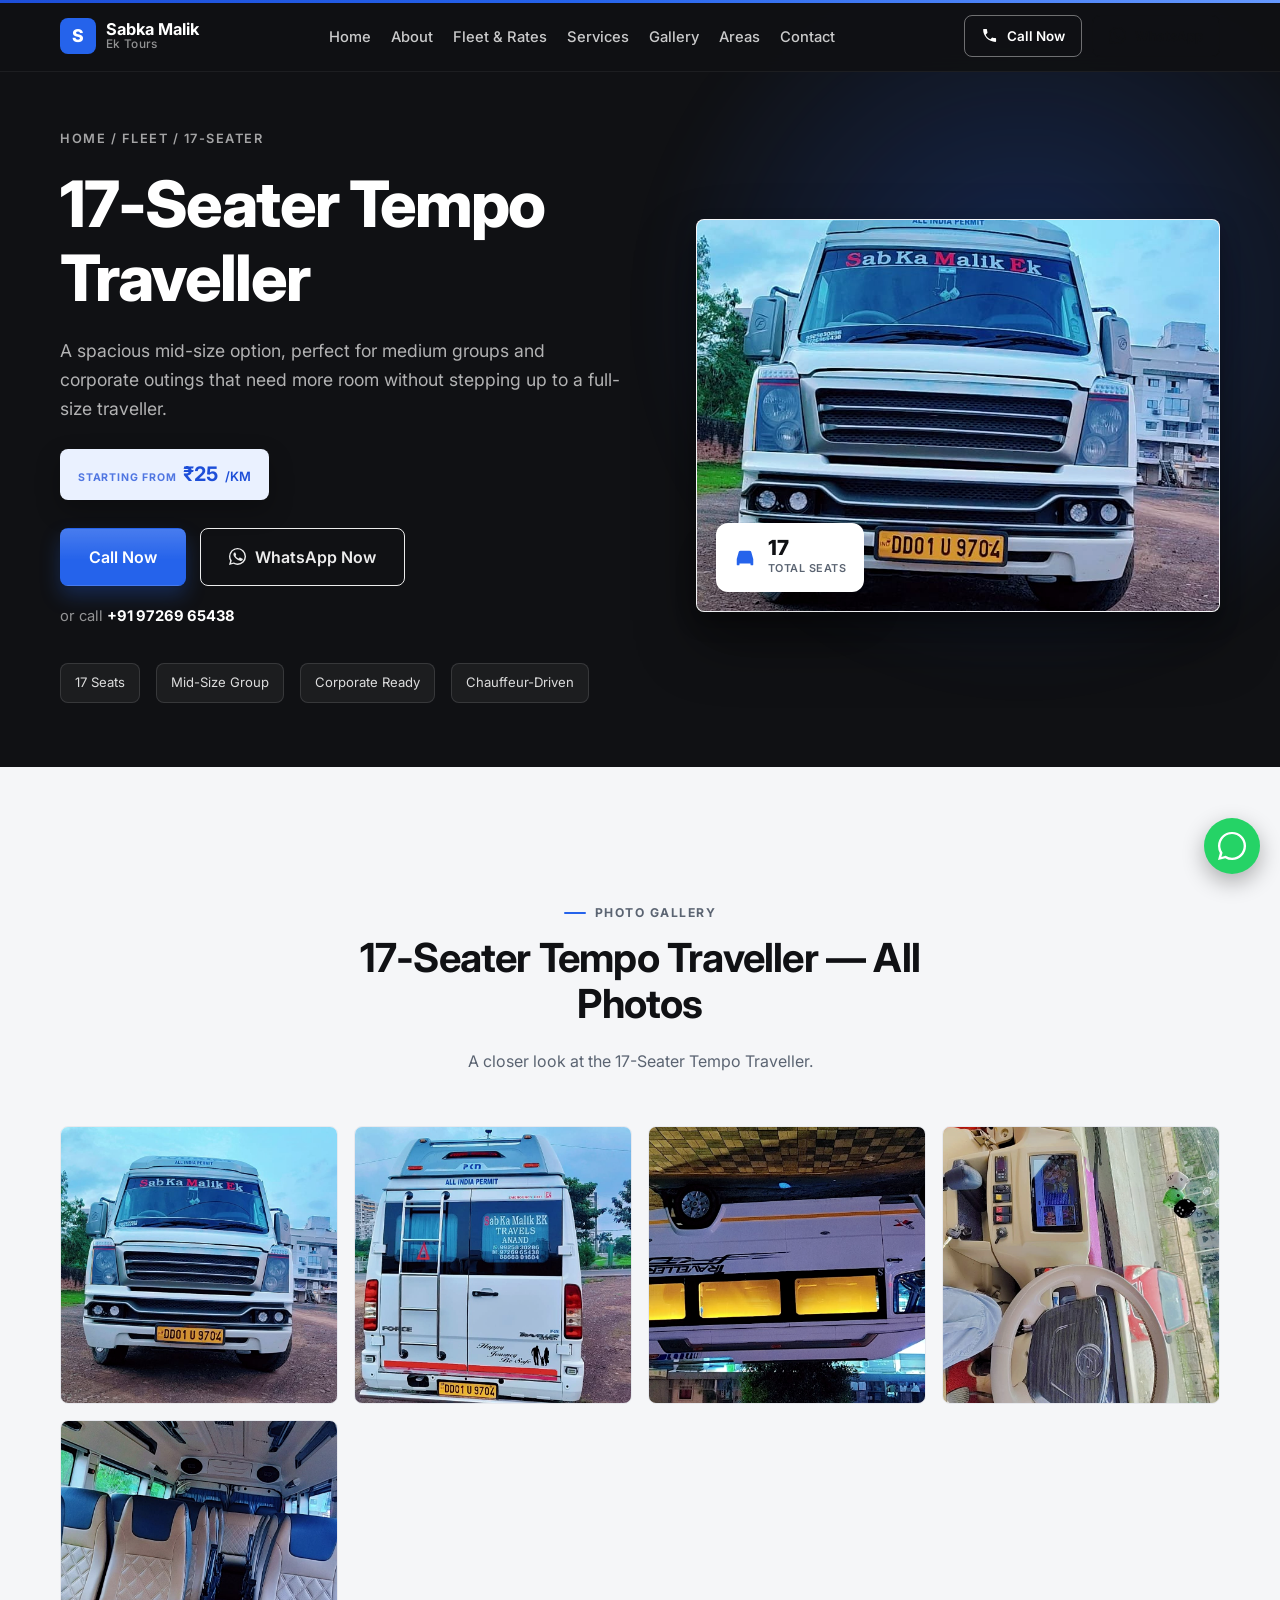
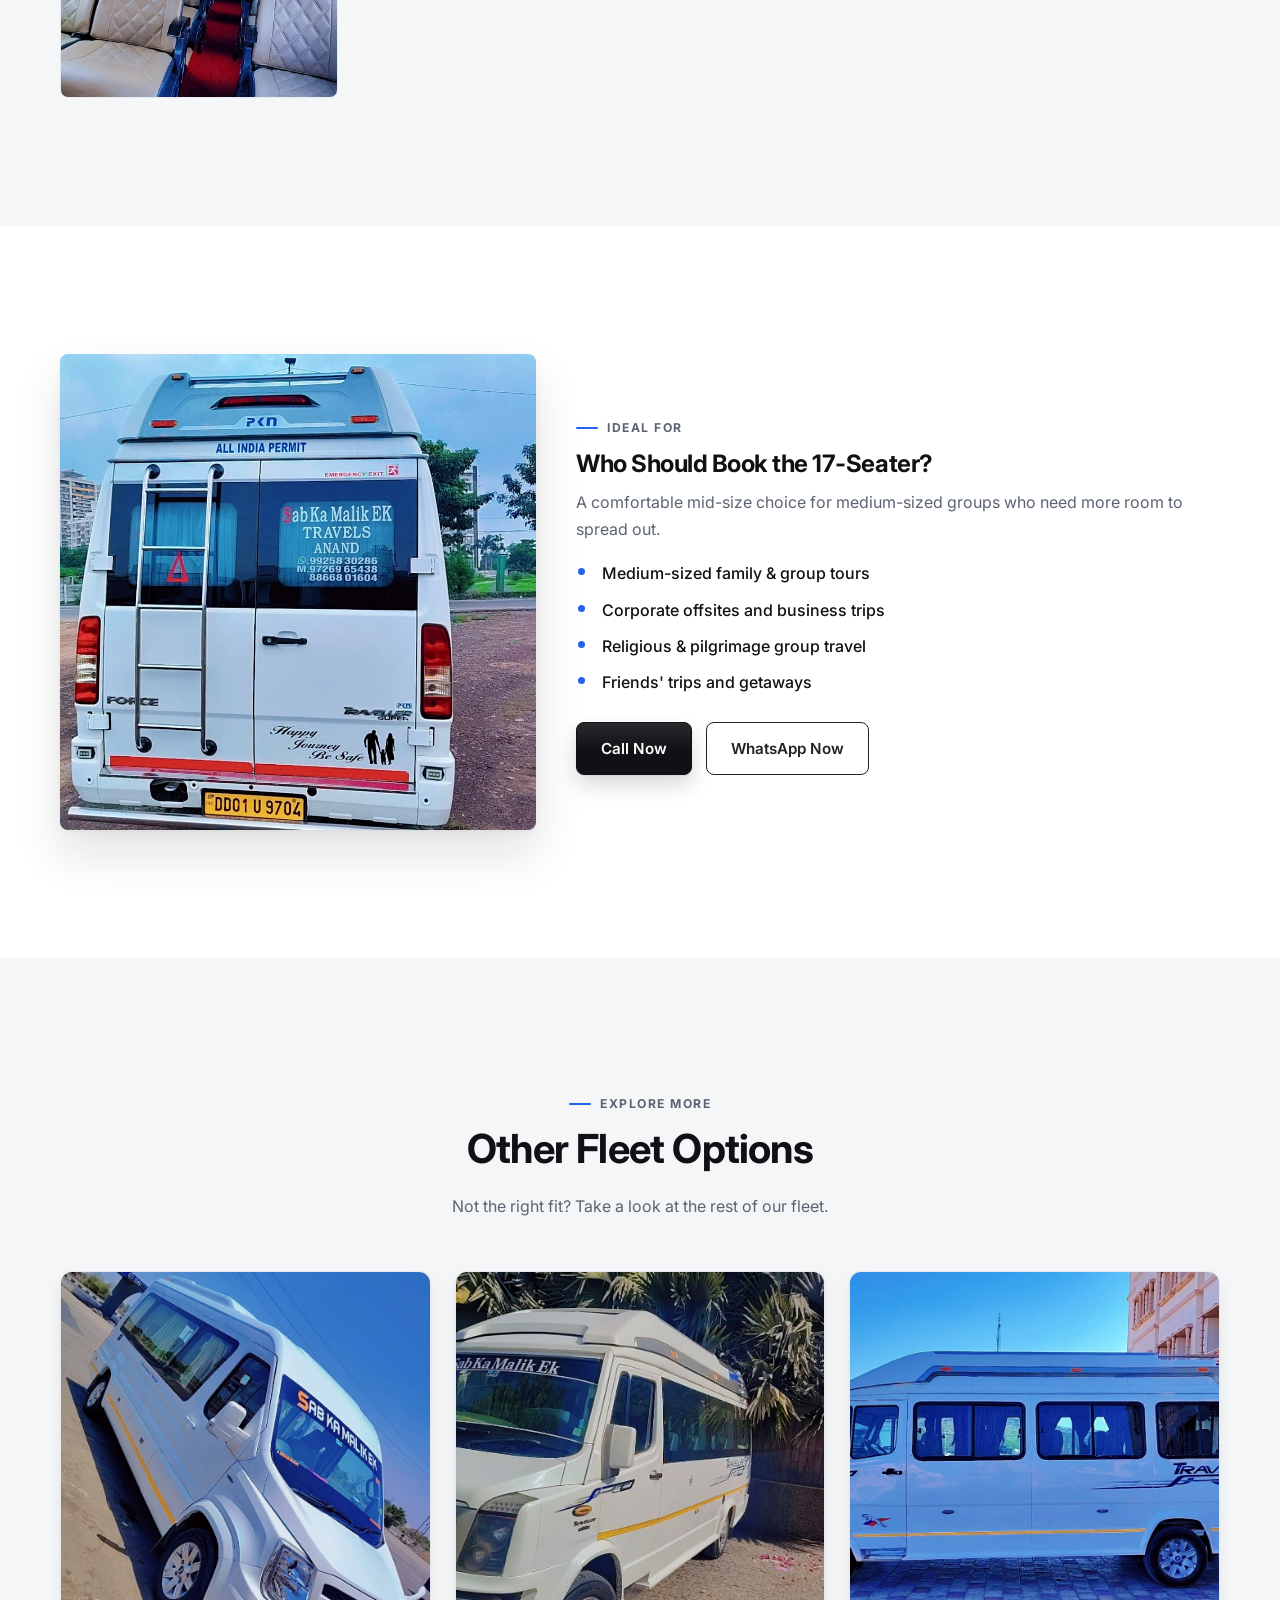
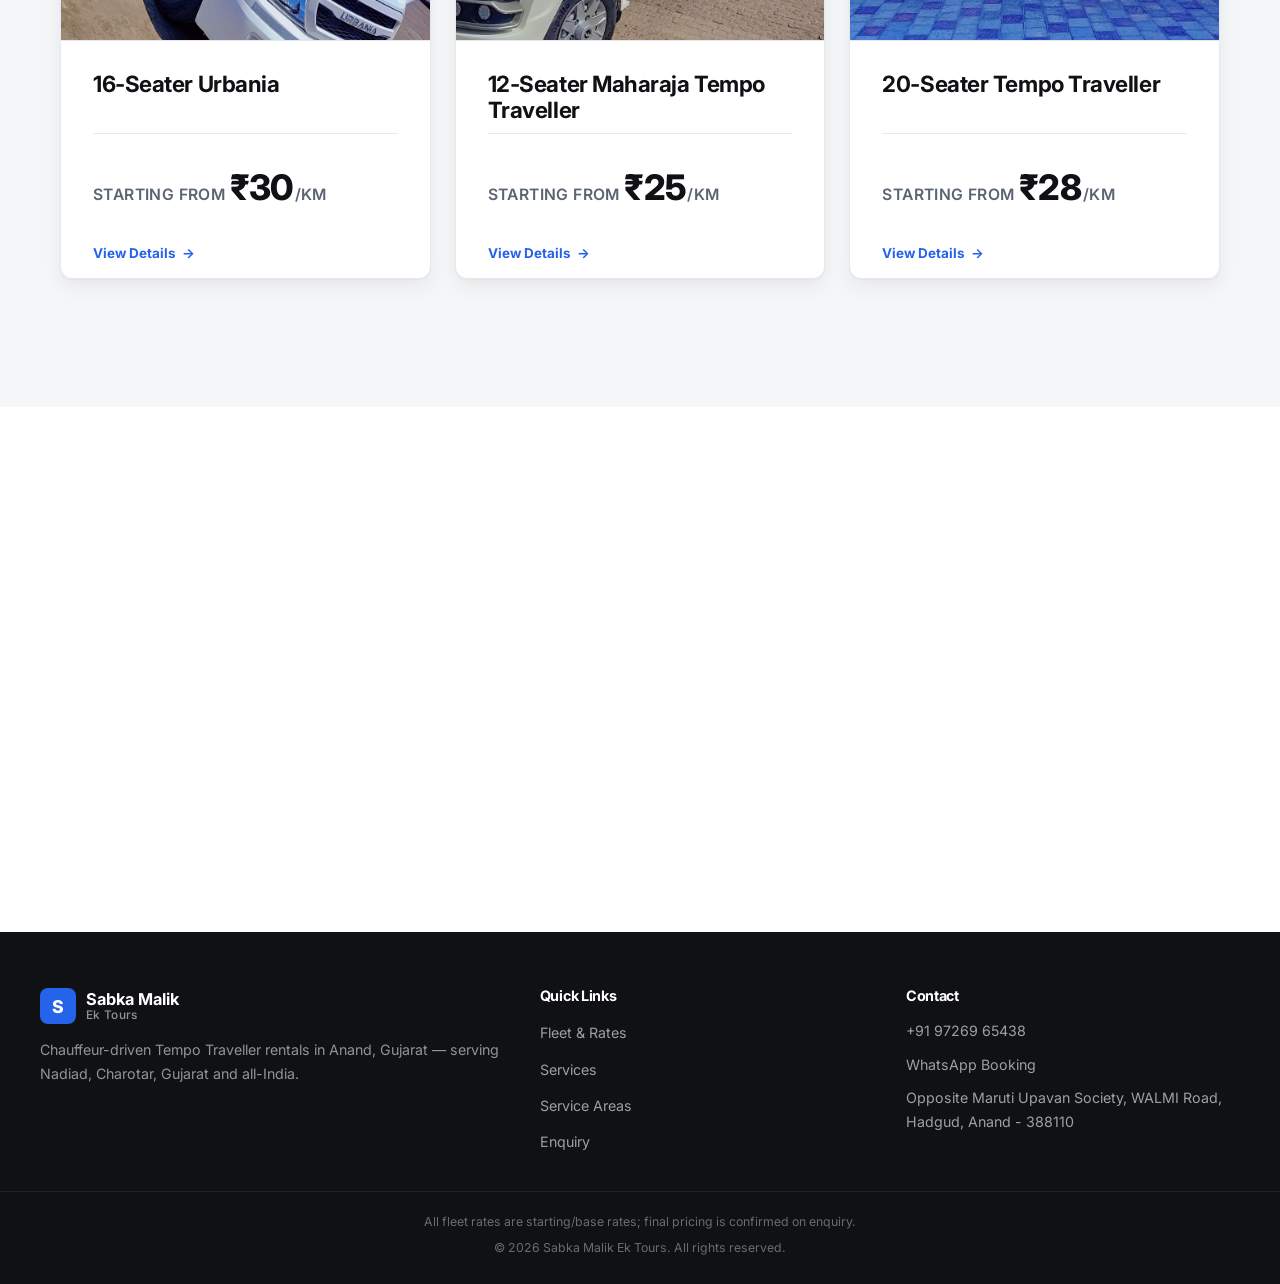
<file: 17-seater.html>
<!DOCTYPE html>
<html lang="en">
<head>
<meta charset="UTF-8">
<meta name="viewport" content="width=device-width, initial-scale=1.0">
<title>17-Seater Tempo Traveller | Sabka Malik Ek Tours</title>
<meta name="description" content="Book the 17-Seater Tempo Traveller — chauffeur-driven, spacious mid-size vehicle in Anand, Gujarat. Starting from ₹25/km.">
<meta name="robots" content="index, follow">
<meta name="theme-color" content="#0E0F12">
<link rel="canonical" href="https://www.yourdomain.com/17-seater.html">

<!-- Open Graph -->
<meta property="og:type" content="product">
<meta property="og:title" content="17-Seater Tempo Traveller | Sabka Malik Ek Tours">
<meta property="og:description" content="Book the 17-Seater Tempo Traveller — chauffeur-driven, spacious mid-size vehicle in Anand, Gujarat. Starting from ₹25/km.">
<meta property="og:image" content="images/vehicles/17-seater/01.jpg">
<meta property="og:url" content="https://www.yourdomain.com/17-seater.html">
<meta property="og:locale" content="en_IN">

<link rel="icon" type="image/svg+xml" href="images/favicon.svg">

<!-- Fonts: Inter — a single, professional UI typeface for both headings and body copy -->
<link rel="preconnect" href="https://fonts.googleapis.com">
<link rel="preconnect" href="https://fonts.gstatic.com" crossorigin>
<link href="https://fonts.googleapis.com/css2?family=Inter:wght@400;500;600;700;800&amp;display=swap" rel="stylesheet">

<link rel="stylesheet" href="style.css">

<!-- Product structured data for local SEO. -->
<script type="application/ld+json">
{
  "@context": "https://schema.org",
  "@type": "Product",
  "name": "17-Seater Tempo Traveller",
  "description": "Book the 17-Seater Tempo Traveller — chauffeur-driven, spacious mid-size vehicle in Anand, Gujarat. Starting from ₹25/km.",
  "image": "images/vehicles/17-seater/01.jpg",
  "brand": { "@type": "Organization", "name": "Sabka Malik Ek Tours" },
  "offers": {
    "@type": "Offer",
    "priceCurrency": "INR",
    "price": "25",
    "priceSpecification": { "@type": "UnitPriceSpecification", "price": "25", "priceCurrency": "INR", "unitText": "per kilometre" },
    "availability": "https://schema.org/InStock",
    "url": "https://www.yourdomain.com/17-seater.html"
  }
}
</script>
</head>
<body>

<a class="skip-link" href="#main">Skip to content</a>

<!-- ============ HEADER ============ -->
<header class="site-header" id="site-header">
  <div class="container header-inner">
    <a href="index.html#home" class="logo">
      <span class="logo-mark">S</span>
      <span class="logo-text">Sabka Malik <em>Ek Tours</em></span>
    </a>

    <nav class="main-nav" id="main-nav" aria-label="Primary">
      <ul>
        <li><a href="index.html#home">Home</a></li><li><a href="index.html#about">About</a></li><li><a href="index.html#fleet">Fleet &amp; Rates</a></li><li><a href="index.html#services">Services</a></li><li><a href="index.html#gallery">Gallery</a></li><li><a href="index.html#areas">Areas</a></li><li><a href="index.html#contact">Contact</a></li>
      </ul>
    </nav>

    <div class="header-cta">
      <a href="tel:+919726965438" class="btn btn-outline btn-sm"><svg class="icon" viewBox="0 0 24 24"><path d="M6.6 10.8c1.4 2.8 3.8 5.1 6.6 6.6l2.2-2.2c.3-.3.7-.4 1.1-.2 1.2.4 2.5.6 3.8.6.6 0 1 .4 1 1V20c0 .6-.4 1-1 1C10.9 21 3 13.1 3 3.7c0-.6.4-1 1-1h3.5c.6 0 1 .4 1 1 0 1.3.2 2.6.6 3.8.1.4 0 .8-.2 1.1L6.6 10.8z"/></svg><span>Call Now</span></a>
      <a href="https://wa.me/919726965438?text=Hi%2C%20I%20want%20to%20enquire%20about%20the%2017-Seater%20Tempo%20Traveller." target="_blank" rel="noopener" class="btn btn-whatsapp btn-sm"><svg class="icon" viewBox="0 0 24 24"><path d="M20.5 3.5A11.8 11.8 0 0012 0 11.9 11.9 0 000 12a11.8 11.8 0 001.6 6L0 24l6.2-1.6A11.9 11.9 0 0012 24a11.9 11.9 0 0012-12 11.8 11.8 0 00-3.5-8.5zM12 22a9.9 9.9 0 01-5-1.4l-.4-.2-3.7 1 1-3.6-.2-.4A10 10 0 1122 12a10 10 0 01-10 10zm5.5-7.5c-.3-.1-1.7-.9-2-1-.3-.1-.5-.1-.7.1s-.8 1-1 1.2c-.1.2-.3.2-.6.1a8.2 8.2 0 01-4-3.5c-.3-.5.3-.5.8-1.6.1-.2 0-.4 0-.5L9 6.7c-.1-.3-.4-.2-.6-.2h-.5a1 1 0 00-.7.3A2.9 2.9 0 006.3 9c0 1.6 1.2 3.1 1.3 3.3.2.2 2.4 3.6 5.8 5 3.4 1.3 3.4.9 4 .8.6-.1 1.7-.7 2-1.4.2-.7.2-1.3.1-1.4-.1-.2-.3-.2-.6-.3z"/></svg><span>WhatsApp</span></a>
    </div>

    <button class="nav-toggle" id="nav-toggle" aria-label="Toggle menu" aria-expanded="false" aria-controls="main-nav">
      <span></span><span></span><span></span>
    </button>
  </div>
</header>

<main id="main">

  <!-- ============ VEHICLE HERO ============ -->
  <section class="hero">
    <div class="hero-glow" aria-hidden="true"></div>
    <div class="container hero-grid">
      <div class="hero-content">
        <p class="eyebrow reveal"><a href="index.html">Home</a> / <a href="index.html#fleet">Fleet</a> / 17-Seater</p>
        <h1 class="hero-title reveal">17-Seater Tempo Traveller</h1>
        <p class="hero-desc reveal">A spacious mid-size option, perfect for medium groups and corporate outings that need more room without stepping up to a full-size traveller.</p>

        <p class="price-tag reveal"><span>Starting From</span> ₹25<small>/KM</small></p>

        <div class="hero-cta reveal">
          <a href="tel:+919726965438" class="btn btn-saffron btn-lg">Call Now</a>
          <a href="https://wa.me/919726965438?text=Hi%2C%20I%20want%20to%20enquire%20about%20the%2017-Seater%20Tempo%20Traveller." target="_blank" rel="noopener" class="btn btn-whatsapp btn-lg">
            <svg class="icon" viewBox="0 0 24 24"><path d="M20.5 3.5A11.8 11.8 0 0012 0 11.9 11.9 0 000 12a11.8 11.8 0 001.6 6L0 24l6.2-1.6A11.9 11.9 0 0012 24a11.9 11.9 0 0012-12 11.8 11.8 0 00-3.5-8.5zM12 22a9.9 9.9 0 01-5-1.4l-.4-.2-3.7 1 1-3.6-.2-.4A10 10 0 1122 12a10 10 0 01-10 10zm5.5-7.5c-.3-.1-1.7-.9-2-1-.3-.1-.5-.1-.7.1s-.8 1-1 1.2c-.1.2-.3.2-.6.1a8.2 8.2 0 01-4-3.5c-.3-.5.3-.5.8-1.6.1-.2 0-.4 0-.5L9 6.7c-.1-.3-.4-.2-.6-.2h-.5a1 1 0 00-.7.3A2.9 2.9 0 006.3 9c0 1.6 1.2 3.1 1.3 3.3.2.2 2.4 3.6 5.8 5 3.4 1.3 3.4.9 4 .8.6-.1 1.7-.7 2-1.4.2-.7.2-1.3.1-1.4-.1-.2-.3-.2-.6-.3z"/></svg>
            WhatsApp Now
          </a>
        </div>
        <a href="tel:+919726965438" class="hero-call-link reveal">or call <strong>+91 97269 65438</strong></a>

        <ul class="hero-badges reveal">
          <li>17 Seats</li>
          <li>Mid-Size Group</li>
          <li>Corporate Ready</li>
          <li>Chauffeur-Driven</li>
        </ul>
      </div>

      <div class="hero-media reveal">
        <div class="img-frame ar-4-3">
          <img src="images/vehicles/17-seater/01.jpg" alt="17-Seater Tempo Traveller — main photo" loading="eager">
        </div>
        <div class="hero-float-card">
          <svg viewBox="0 0 24 24"><path d="M3 13l2-7a2 2 0 012-2h10a2 2 0 012 2l2 7v6a1 1 0 01-1 1h-1a1 1 0 01-1-1v-1H6v1a1 1 0 01-1 1H4a1 1 0 01-1-1v-6z"/></svg>
          <div><strong>17</strong><span>Total Seats</span></div>
        </div>
      </div>
    </div>
  </section>


  <!-- ============ PHOTO GALLERY ============ -->
  <section class="gallery is-light" id="photos">
    <div class="container">
      <div class="section-head reveal">
        <p class="section-tag center">Photo Gallery</p>
        <h2>17-Seater Tempo Traveller — All Photos</h2>
        <p class="section-sub">A closer look at the 17-Seater Tempo Traveller.</p>
      </div>
      <div class="gallery-grid ">
        <div class="img-frame ar-1-1 reveal"><img src="images/vehicles/17-seater/01.jpg" alt="17-Seater Tempo Traveller — photo 1" loading="lazy"></div>
        <div class="img-frame ar-1-1 reveal"><img src="images/vehicles/17-seater/02.jpg" alt="17-Seater Tempo Traveller — photo 2" loading="lazy"></div>
        <div class="img-frame ar-1-1 reveal"><img src="images/vehicles/17-seater/03.jpg" alt="17-Seater Tempo Traveller — photo 3" loading="lazy"></div>
        <div class="img-frame ar-1-1 reveal"><img src="images/vehicles/17-seater/04.jpg" alt="17-Seater Tempo Traveller — photo 4" loading="lazy"></div>
        <div class="img-frame ar-1-1 reveal"><img src="images/vehicles/17-seater/05.jpg" alt="17-Seater Tempo Traveller — photo 5" loading="lazy"></div>
      </div>
    </div>
  </section>


  <!-- ============ IDEAL FOR ============ -->
  <section class="about is-light" id="ideal-for">
    <div class="container about-grid">
      <div class="about-media reveal">
        <div class="img-frame ar-1-1">
          <img src="images/vehicles/17-seater/02.jpg" alt="17-Seater Tempo Traveller interior view" loading="lazy">
        </div>
      </div>
      <div class="about-content reveal">
        <p class="section-tag">Ideal For</p>
        <h2>Who Should Book the 17-Seater?</h2>
        <p>A comfortable mid-size choice for medium-sized groups who need more room to spread out.</p>
        <ul class="about-points">
          <li>Medium-sized family &amp; group tours</li>
          <li>Corporate offsites and business trips</li>
          <li>Religious &amp; pilgrimage group travel</li>
          <li>Friends' trips and getaways</li>
        </ul>
        <div class="hero-cta">
          <a href="tel:+919726965438" class="btn btn-dark">Call Now</a>
          <a href="https://wa.me/919726965438?text=Hi%2C%20I%20want%20to%20enquire%20about%20the%2017-Seater%20Tempo%20Traveller." target="_blank" rel="noopener" class="btn btn-whatsapp">WhatsApp Now</a>
        </div>
      </div>
    </div>
  </section>


  <!-- ============ OTHER FLEET OPTIONS ============ -->
  <section class="fleet is-light" id="other-fleet">
    <div class="container">
      <div class="section-head reveal">
        <p class="section-tag center">Explore More</p>
        <h2>Other Fleet Options</h2>
        <p class="section-sub">Not the right fit? Take a look at the rest of our fleet.</p>
      </div>
      <div class="fleet-grid fleet-grid-mini">
        <article class="fleet-card reveal">
          <a class="fleet-card-link" href="urbania.html">
            <div class="img-frame ar-1-1">
              <img src="images/fleet-urbania.jpg" alt="16-Seater Urbania" loading="lazy">
            </div>
            <div class="fleet-body">
              <h3>16-Seater Urbania</h3>
              <p class="price">Starting from <strong>₹30</strong>/km</p>
              <span class="fleet-more">View Details</span>
            </div>
          </a>
        </article>

        <article class="fleet-card reveal">
          <a class="fleet-card-link" href="maharaja.html">
            <div class="img-frame ar-1-1">
              <img src="images/fleet-maharaja.jpg" alt="12-Seater Maharaja Tempo Traveller" loading="lazy">
            </div>
            <div class="fleet-body">
              <h3>12-Seater Maharaja Tempo Traveller</h3>
              <p class="price">Starting from <strong>₹25</strong>/km</p>
              <span class="fleet-more">View Details</span>
            </div>
          </a>
        </article>

        <article class="fleet-card reveal">
          <a class="fleet-card-link" href="20-seater.html">
            <div class="img-frame ar-1-1">
              <img src="images/fleet-20-seater.jpg" alt="20-Seater Tempo Traveller" loading="lazy">
            </div>
            <div class="fleet-body">
              <h3>20-Seater Tempo Traveller</h3>
              <p class="price">Starting from <strong>₹28</strong>/km</p>
              <span class="fleet-more">View Details</span>
            </div>
          </a>
        </article>
      </div>
    </div>
  </section>


  <!-- ============ FINAL CTA ============ -->
  <section class="final-cta is-light">
    <div class="container">
      <div class="section-head reveal">
        <p class="section-tag center">Book Now</p>
        <h2>Ready to Book the 17-Seater?</h2>
        <p class="section-sub">Call or WhatsApp us with your trip details, or fill out our quick enquiry form for an exact quote.</p>
      </div>
      <div class="hero-cta reveal">
        <a href="tel:+919726965438" class="btn btn-saffron btn-lg">Call Now</a>
        <a href="https://wa.me/919726965438?text=Hi%2C%20I%20want%20to%20enquire%20about%20the%2017-Seater%20Tempo%20Traveller." target="_blank" rel="noopener" class="btn btn-whatsapp btn-lg">WhatsApp Now</a>
        <a href="index.html#enquiry" class="btn btn-dark btn-lg">Get an Exact Quote</a>
      </div>
    </div>
  </section>


</main>

<!-- ============ FOOTER ============ -->
<footer class="site-footer">
  <div class="container footer-grid">
    <div class="footer-brand">
      <a href="index.html#home" class="logo logo-light">
        <span class="logo-mark">S</span>
        <span class="logo-text">Sabka Malik <em>Ek Tours</em></span>
      </a>
      <p>Chauffeur-driven Tempo Traveller rentals in Anand, Gujarat — serving Nadiad, Charotar, Gujarat and all-India.</p>
    </div>
    <div class="footer-links">
      <h4>Quick Links</h4>
      <ul>
        <li><a href="index.html#fleet">Fleet &amp; Rates</a></li>
        <li><a href="index.html#services">Services</a></li>
        <li><a href="index.html#areas">Service Areas</a></li>
        <li><a href="index.html#enquiry">Enquiry</a></li>
      </ul>
    </div>
    <div class="footer-contact">
      <h4>Contact</h4>
      <p><a href="tel:+919726965438">+91 97269 65438</a></p>
      <p><a href="https://wa.me/919726965438" target="_blank" rel="noopener">WhatsApp Booking</a></p>
      <p><a href="https://maps.google.com/?q=Sab+Ka+Malik+Ek+Tours,+Opposite+Maruti+Upavan+Society,+Near+Khetiwadi,+WALMI+Road,+Hadgud,+Anand,+Gujarat+388110" target="_blank" rel="noopener">Opposite Maruti Upavan Society, WALMI Road, Hadgud, Anand - 388110</a></p>
    </div>
  </div>
  <div class="footer-bottom">
    <div class="container">
      <p>All fleet rates are starting/base rates; final pricing is confirmed on enquiry.</p>
      <p>&copy; <span id="year">2026</span> Sabka Malik Ek Tours. All rights reserved.</p>
    </div>
  </div>
</footer>

<!-- Floating WhatsApp button -->
<a href="https://wa.me/919726965438" target="_blank" rel="noopener" class="float-whatsapp" aria-label="Chat with us on WhatsApp">
  <svg viewBox="0 0 24 24"><path d="M20.5 3.5A11.8 11.8 0 0012 0 11.9 11.9 0 000 12a11.8 11.8 0 001.6 6L0 24l6.2-1.6A11.9 11.9 0 0012 24a11.9 11.9 0 0012-12 11.8 11.8 0 00-3.5-8.5zM12 22a9.9 9.9 0 01-5-1.4l-.4-.2-3.7 1 1-3.6-.2-.4A10 10 0 1122 12a10 10 0 01-10 10z"/></svg>
</a>

<!-- Mobile sticky call-to-action bar -->
<div class="mobile-sticky-cta">
  <a href="tel:+919726965438" class="msc-btn msc-call"><svg viewBox="0 0 24 24"><path d="M6.6 10.8c1.4 2.8 3.8 5.1 6.6 6.6l2.2-2.2c.3-.3.7-.4 1.1-.2 1.2.4 2.5.6 3.8.6.6 0 1 .4 1 1V20c0 .6-.4 1-1 1C10.9 21 3 13.1 3 3.7c0-.6.4-1 1-1h3.5c.6 0 1 .4 1 1 0 1.3.2 2.6.6 3.8.1.4 0 .8-.2 1.1L6.6 10.8z"/></svg> Call Now</a>
  <a href="https://wa.me/919726965438" target="_blank" rel="noopener" class="msc-btn msc-whatsapp"><svg viewBox="0 0 24 24"><path d="M20.5 3.5A11.8 11.8 0 0012 0 11.9 11.9 0 000 12a11.8 11.8 0 001.6 6L0 24l6.2-1.6A11.9 11.9 0 0012 24a11.9 11.9 0 0012-12 11.8 11.8 0 00-3.5-8.5zM12 22a9.9 9.9 0 01-5-1.4l-.4-.2-3.7 1 1-3.6-.2-.4A10 10 0 1122 12a10 10 0 01-10 10z"/></svg> WhatsApp</a>
  <a href="index.html#enquiry" class="msc-btn msc-quote">Get Quote</a>
</div>

<script src="script.js"></script>
</body>
</html>
</file>
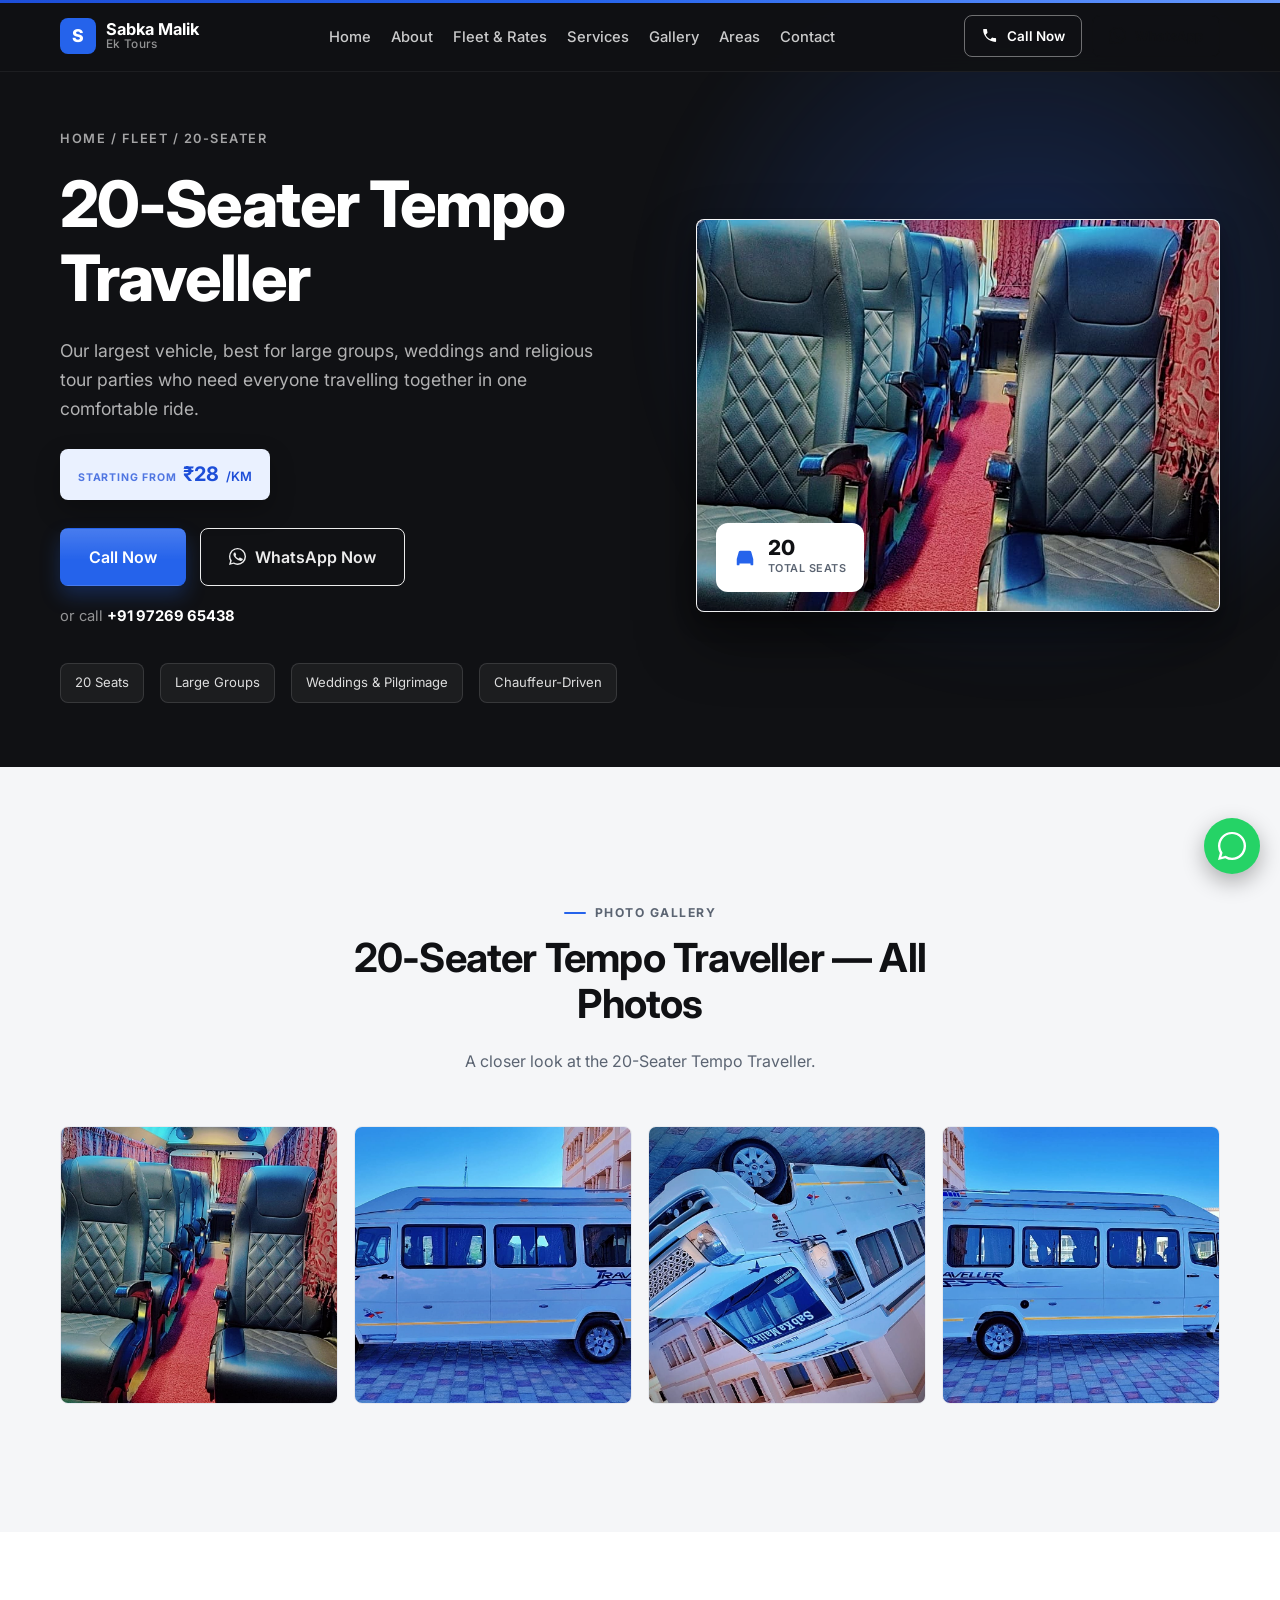
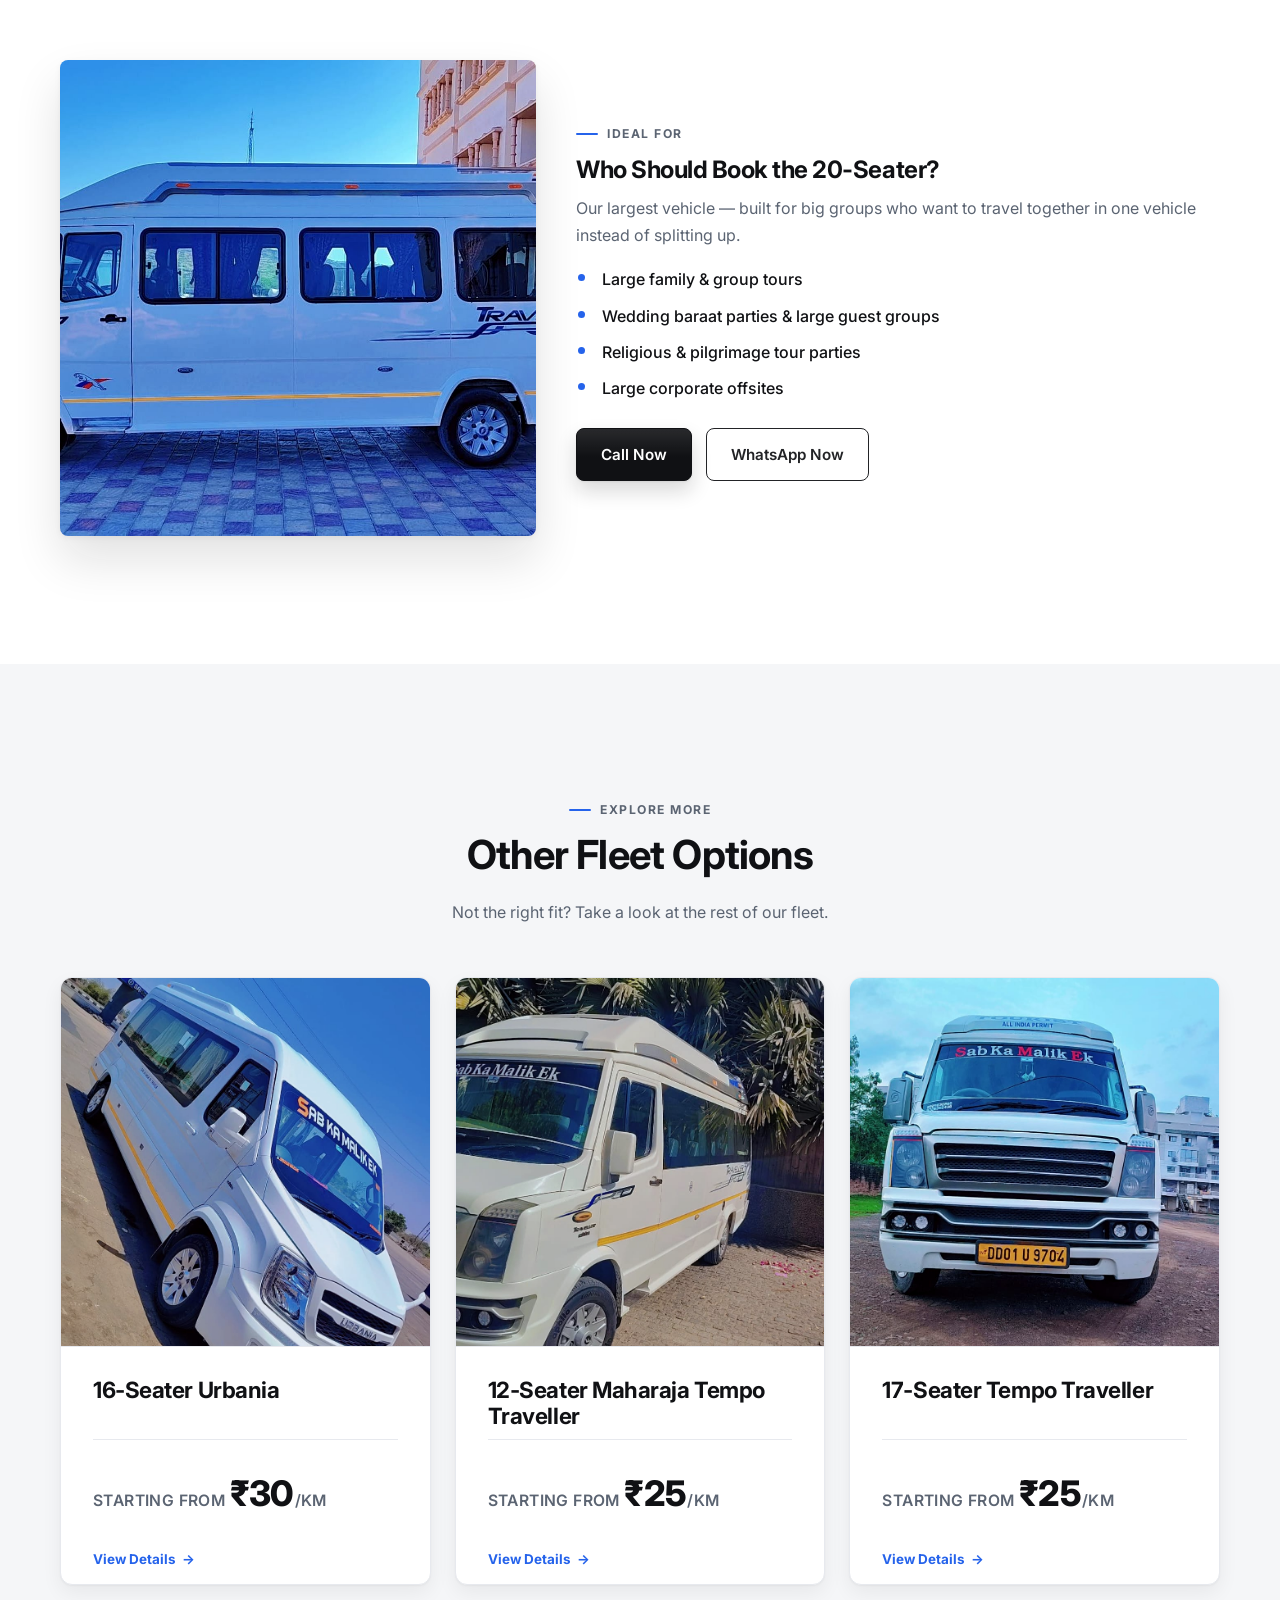
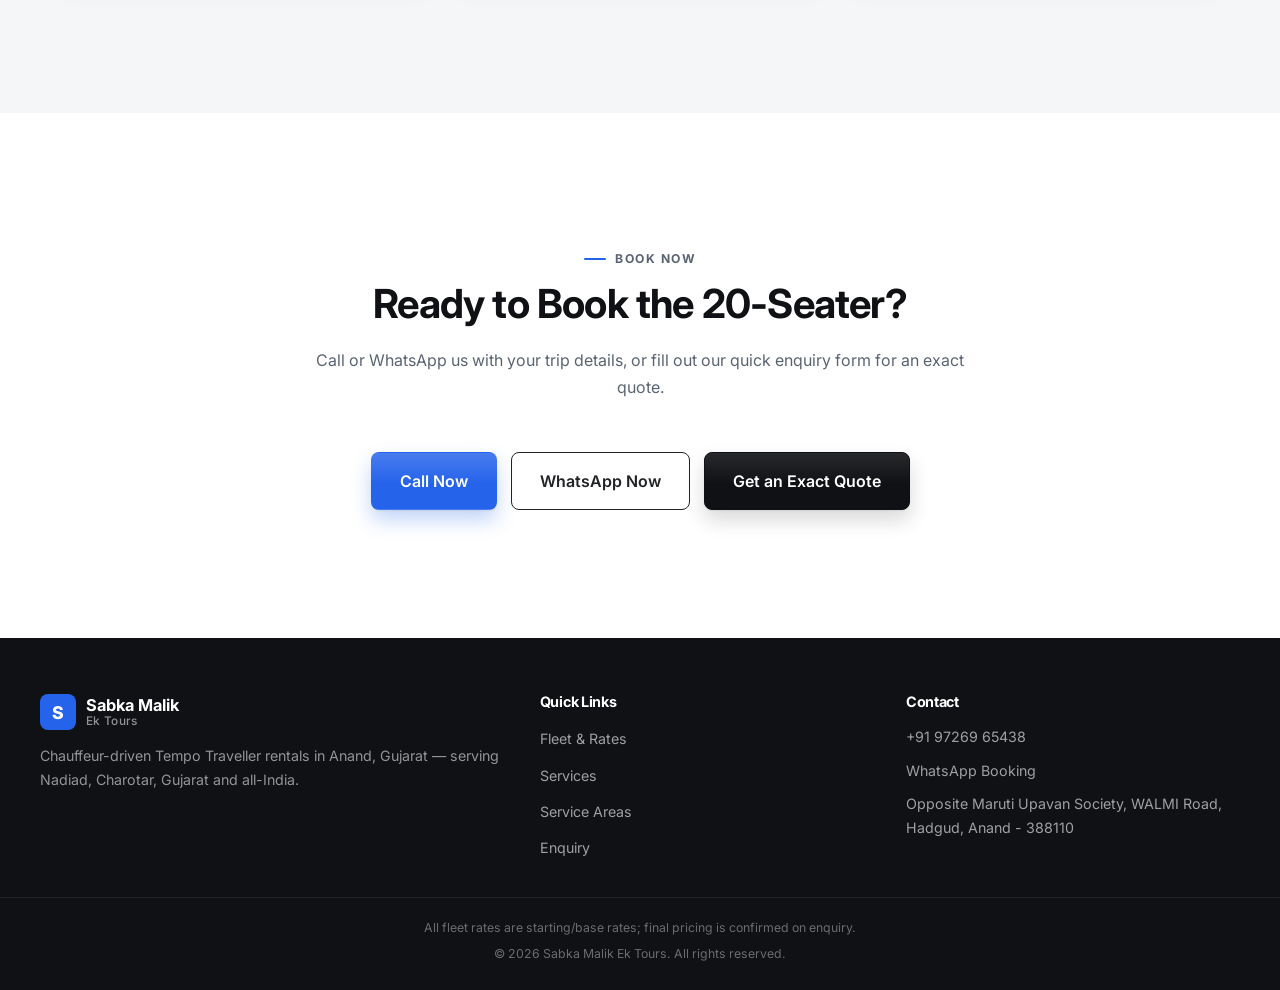
<file: 20-seater.html>
<!DOCTYPE html>
<html lang="en">
<head>
<meta charset="UTF-8">
<meta name="viewport" content="width=device-width, initial-scale=1.0">
<title>20-Seater Tempo Traveller | Sabka Malik Ek Tours</title>
<meta name="description" content="Book the 20-Seater Tempo Traveller — chauffeur-driven, ideal for large groups, weddings and pilgrimage tours in Anand, Gujarat. Starting from ₹28/km.">
<meta name="robots" content="index, follow">
<meta name="theme-color" content="#0E0F12">
<link rel="canonical" href="https://www.yourdomain.com/20-seater.html">

<!-- Open Graph -->
<meta property="og:type" content="product">
<meta property="og:title" content="20-Seater Tempo Traveller | Sabka Malik Ek Tours">
<meta property="og:description" content="Book the 20-Seater Tempo Traveller — chauffeur-driven, ideal for large groups, weddings and pilgrimage tours in Anand, Gujarat. Starting from ₹28/km.">
<meta property="og:image" content="images/vehicles/20-seater/01.jpg">
<meta property="og:url" content="https://www.yourdomain.com/20-seater.html">
<meta property="og:locale" content="en_IN">

<link rel="icon" type="image/svg+xml" href="images/favicon.svg">

<!-- Fonts: Inter — a single, professional UI typeface for both headings and body copy -->
<link rel="preconnect" href="https://fonts.googleapis.com">
<link rel="preconnect" href="https://fonts.gstatic.com" crossorigin>
<link href="https://fonts.googleapis.com/css2?family=Inter:wght@400;500;600;700;800&amp;display=swap" rel="stylesheet">

<link rel="stylesheet" href="style.css">

<!-- Product structured data for local SEO. -->
<script type="application/ld+json">
{
  "@context": "https://schema.org",
  "@type": "Product",
  "name": "20-Seater Tempo Traveller",
  "description": "Book the 20-Seater Tempo Traveller — chauffeur-driven, ideal for large groups, weddings and pilgrimage tours in Anand, Gujarat. Starting from ₹28/km.",
  "image": "images/vehicles/20-seater/01.jpg",
  "brand": { "@type": "Organization", "name": "Sabka Malik Ek Tours" },
  "offers": {
    "@type": "Offer",
    "priceCurrency": "INR",
    "price": "28",
    "priceSpecification": { "@type": "UnitPriceSpecification", "price": "28", "priceCurrency": "INR", "unitText": "per kilometre" },
    "availability": "https://schema.org/InStock",
    "url": "https://www.yourdomain.com/20-seater.html"
  }
}
</script>
</head>
<body>

<a class="skip-link" href="#main">Skip to content</a>

<!-- ============ HEADER ============ -->
<header class="site-header" id="site-header">
  <div class="container header-inner">
    <a href="index.html#home" class="logo">
      <span class="logo-mark">S</span>
      <span class="logo-text">Sabka Malik <em>Ek Tours</em></span>
    </a>

    <nav class="main-nav" id="main-nav" aria-label="Primary">
      <ul>
        <li><a href="index.html#home">Home</a></li><li><a href="index.html#about">About</a></li><li><a href="index.html#fleet">Fleet &amp; Rates</a></li><li><a href="index.html#services">Services</a></li><li><a href="index.html#gallery">Gallery</a></li><li><a href="index.html#areas">Areas</a></li><li><a href="index.html#contact">Contact</a></li>
      </ul>
    </nav>

    <div class="header-cta">
      <a href="tel:+919726965438" class="btn btn-outline btn-sm"><svg class="icon" viewBox="0 0 24 24"><path d="M6.6 10.8c1.4 2.8 3.8 5.1 6.6 6.6l2.2-2.2c.3-.3.7-.4 1.1-.2 1.2.4 2.5.6 3.8.6.6 0 1 .4 1 1V20c0 .6-.4 1-1 1C10.9 21 3 13.1 3 3.7c0-.6.4-1 1-1h3.5c.6 0 1 .4 1 1 0 1.3.2 2.6.6 3.8.1.4 0 .8-.2 1.1L6.6 10.8z"/></svg><span>Call Now</span></a>
      <a href="https://wa.me/919726965438?text=Hi%2C%20I%20want%20to%20enquire%20about%20the%2020-Seater%20Tempo%20Traveller." target="_blank" rel="noopener" class="btn btn-whatsapp btn-sm"><svg class="icon" viewBox="0 0 24 24"><path d="M20.5 3.5A11.8 11.8 0 0012 0 11.9 11.9 0 000 12a11.8 11.8 0 001.6 6L0 24l6.2-1.6A11.9 11.9 0 0012 24a11.9 11.9 0 0012-12 11.8 11.8 0 00-3.5-8.5zM12 22a9.9 9.9 0 01-5-1.4l-.4-.2-3.7 1 1-3.6-.2-.4A10 10 0 1122 12a10 10 0 01-10 10zm5.5-7.5c-.3-.1-1.7-.9-2-1-.3-.1-.5-.1-.7.1s-.8 1-1 1.2c-.1.2-.3.2-.6.1a8.2 8.2 0 01-4-3.5c-.3-.5.3-.5.8-1.6.1-.2 0-.4 0-.5L9 6.7c-.1-.3-.4-.2-.6-.2h-.5a1 1 0 00-.7.3A2.9 2.9 0 006.3 9c0 1.6 1.2 3.1 1.3 3.3.2.2 2.4 3.6 5.8 5 3.4 1.3 3.4.9 4 .8.6-.1 1.7-.7 2-1.4.2-.7.2-1.3.1-1.4-.1-.2-.3-.2-.6-.3z"/></svg><span>WhatsApp</span></a>
    </div>

    <button class="nav-toggle" id="nav-toggle" aria-label="Toggle menu" aria-expanded="false" aria-controls="main-nav">
      <span></span><span></span><span></span>
    </button>
  </div>
</header>

<main id="main">

  <!-- ============ VEHICLE HERO ============ -->
  <section class="hero">
    <div class="hero-glow" aria-hidden="true"></div>
    <div class="container hero-grid">
      <div class="hero-content">
        <p class="eyebrow reveal"><a href="index.html">Home</a> / <a href="index.html#fleet">Fleet</a> / 20-Seater</p>
        <h1 class="hero-title reveal">20-Seater Tempo Traveller</h1>
        <p class="hero-desc reveal">Our largest vehicle, best for large groups, weddings and religious tour parties who need everyone travelling together in one comfortable ride.</p>

        <p class="price-tag reveal"><span>Starting From</span> ₹28<small>/KM</small></p>

        <div class="hero-cta reveal">
          <a href="tel:+919726965438" class="btn btn-saffron btn-lg">Call Now</a>
          <a href="https://wa.me/919726965438?text=Hi%2C%20I%20want%20to%20enquire%20about%20the%2020-Seater%20Tempo%20Traveller." target="_blank" rel="noopener" class="btn btn-whatsapp btn-lg">
            <svg class="icon" viewBox="0 0 24 24"><path d="M20.5 3.5A11.8 11.8 0 0012 0 11.9 11.9 0 000 12a11.8 11.8 0 001.6 6L0 24l6.2-1.6A11.9 11.9 0 0012 24a11.9 11.9 0 0012-12 11.8 11.8 0 00-3.5-8.5zM12 22a9.9 9.9 0 01-5-1.4l-.4-.2-3.7 1 1-3.6-.2-.4A10 10 0 1122 12a10 10 0 01-10 10zm5.5-7.5c-.3-.1-1.7-.9-2-1-.3-.1-.5-.1-.7.1s-.8 1-1 1.2c-.1.2-.3.2-.6.1a8.2 8.2 0 01-4-3.5c-.3-.5.3-.5.8-1.6.1-.2 0-.4 0-.5L9 6.7c-.1-.3-.4-.2-.6-.2h-.5a1 1 0 00-.7.3A2.9 2.9 0 006.3 9c0 1.6 1.2 3.1 1.3 3.3.2.2 2.4 3.6 5.8 5 3.4 1.3 3.4.9 4 .8.6-.1 1.7-.7 2-1.4.2-.7.2-1.3.1-1.4-.1-.2-.3-.2-.6-.3z"/></svg>
            WhatsApp Now
          </a>
        </div>
        <a href="tel:+919726965438" class="hero-call-link reveal">or call <strong>+91 97269 65438</strong></a>

        <ul class="hero-badges reveal">
          <li>20 Seats</li>
          <li>Large Groups</li>
          <li>Weddings &amp; Pilgrimage</li>
          <li>Chauffeur-Driven</li>
        </ul>
      </div>

      <div class="hero-media reveal">
        <div class="img-frame ar-4-3">
          <img src="images/vehicles/20-seater/01.jpg" alt="20-Seater Tempo Traveller — main photo" loading="eager">
        </div>
        <div class="hero-float-card">
          <svg viewBox="0 0 24 24"><path d="M3 13l2-7a2 2 0 012-2h10a2 2 0 012 2l2 7v6a1 1 0 01-1 1h-1a1 1 0 01-1-1v-1H6v1a1 1 0 01-1 1H4a1 1 0 01-1-1v-6z"/></svg>
          <div><strong>20</strong><span>Total Seats</span></div>
        </div>
      </div>
    </div>
  </section>


  <!-- ============ PHOTO GALLERY ============ -->
  <section class="gallery is-light" id="photos">
    <div class="container">
      <div class="section-head reveal">
        <p class="section-tag center">Photo Gallery</p>
        <h2>20-Seater Tempo Traveller — All Photos</h2>
        <p class="section-sub">A closer look at the 20-Seater Tempo Traveller.</p>
      </div>
      <div class="gallery-grid ">
        <div class="img-frame ar-1-1 reveal"><img src="images/vehicles/20-seater/01.jpg" alt="20-Seater Tempo Traveller — photo 1" loading="lazy"></div>
        <div class="img-frame ar-1-1 reveal"><img src="images/vehicles/20-seater/02.jpg" alt="20-Seater Tempo Traveller — photo 2" loading="lazy"></div>
        <div class="img-frame ar-1-1 reveal"><img src="images/vehicles/20-seater/03.jpg" alt="20-Seater Tempo Traveller — photo 3" loading="lazy"></div>
        <div class="img-frame ar-1-1 reveal"><img src="images/vehicles/20-seater/04.jpg" alt="20-Seater Tempo Traveller — photo 4" loading="lazy"></div>
      </div>
    </div>
  </section>


  <!-- ============ IDEAL FOR ============ -->
  <section class="about is-light" id="ideal-for">
    <div class="container about-grid">
      <div class="about-media reveal">
        <div class="img-frame ar-1-1">
          <img src="images/vehicles/20-seater/02.jpg" alt="20-Seater Tempo Traveller interior view" loading="lazy">
        </div>
      </div>
      <div class="about-content reveal">
        <p class="section-tag">Ideal For</p>
        <h2>Who Should Book the 20-Seater?</h2>
        <p>Our largest vehicle — built for big groups who want to travel together in one vehicle instead of splitting up.</p>
        <ul class="about-points">
          <li>Large family &amp; group tours</li>
          <li>Wedding baraat parties &amp; large guest groups</li>
          <li>Religious &amp; pilgrimage tour parties</li>
          <li>Large corporate offsites</li>
        </ul>
        <div class="hero-cta">
          <a href="tel:+919726965438" class="btn btn-dark">Call Now</a>
          <a href="https://wa.me/919726965438?text=Hi%2C%20I%20want%20to%20enquire%20about%20the%2020-Seater%20Tempo%20Traveller." target="_blank" rel="noopener" class="btn btn-whatsapp">WhatsApp Now</a>
        </div>
      </div>
    </div>
  </section>


  <!-- ============ OTHER FLEET OPTIONS ============ -->
  <section class="fleet is-light" id="other-fleet">
    <div class="container">
      <div class="section-head reveal">
        <p class="section-tag center">Explore More</p>
        <h2>Other Fleet Options</h2>
        <p class="section-sub">Not the right fit? Take a look at the rest of our fleet.</p>
      </div>
      <div class="fleet-grid fleet-grid-mini">
        <article class="fleet-card reveal">
          <a class="fleet-card-link" href="urbania.html">
            <div class="img-frame ar-1-1">
              <img src="images/fleet-urbania.jpg" alt="16-Seater Urbania" loading="lazy">
            </div>
            <div class="fleet-body">
              <h3>16-Seater Urbania</h3>
              <p class="price">Starting from <strong>₹30</strong>/km</p>
              <span class="fleet-more">View Details</span>
            </div>
          </a>
        </article>

        <article class="fleet-card reveal">
          <a class="fleet-card-link" href="maharaja.html">
            <div class="img-frame ar-1-1">
              <img src="images/fleet-maharaja.jpg" alt="12-Seater Maharaja Tempo Traveller" loading="lazy">
            </div>
            <div class="fleet-body">
              <h3>12-Seater Maharaja Tempo Traveller</h3>
              <p class="price">Starting from <strong>₹25</strong>/km</p>
              <span class="fleet-more">View Details</span>
            </div>
          </a>
        </article>

        <article class="fleet-card reveal">
          <a class="fleet-card-link" href="17-seater.html">
            <div class="img-frame ar-1-1">
              <img src="images/fleet-17-seater.jpg" alt="17-Seater Tempo Traveller" loading="lazy">
            </div>
            <div class="fleet-body">
              <h3>17-Seater Tempo Traveller</h3>
              <p class="price">Starting from <strong>₹25</strong>/km</p>
              <span class="fleet-more">View Details</span>
            </div>
          </a>
        </article>
      </div>
    </div>
  </section>


  <!-- ============ FINAL CTA ============ -->
  <section class="final-cta is-light">
    <div class="container">
      <div class="section-head reveal">
        <p class="section-tag center">Book Now</p>
        <h2>Ready to Book the 20-Seater?</h2>
        <p class="section-sub">Call or WhatsApp us with your trip details, or fill out our quick enquiry form for an exact quote.</p>
      </div>
      <div class="hero-cta reveal">
        <a href="tel:+919726965438" class="btn btn-saffron btn-lg">Call Now</a>
        <a href="https://wa.me/919726965438?text=Hi%2C%20I%20want%20to%20enquire%20about%20the%2020-Seater%20Tempo%20Traveller." target="_blank" rel="noopener" class="btn btn-whatsapp btn-lg">WhatsApp Now</a>
        <a href="index.html#enquiry" class="btn btn-dark btn-lg">Get an Exact Quote</a>
      </div>
    </div>
  </section>


</main>

<!-- ============ FOOTER ============ -->
<footer class="site-footer">
  <div class="container footer-grid">
    <div class="footer-brand">
      <a href="index.html#home" class="logo logo-light">
        <span class="logo-mark">S</span>
        <span class="logo-text">Sabka Malik <em>Ek Tours</em></span>
      </a>
      <p>Chauffeur-driven Tempo Traveller rentals in Anand, Gujarat — serving Nadiad, Charotar, Gujarat and all-India.</p>
    </div>
    <div class="footer-links">
      <h4>Quick Links</h4>
      <ul>
        <li><a href="index.html#fleet">Fleet &amp; Rates</a></li>
        <li><a href="index.html#services">Services</a></li>
        <li><a href="index.html#areas">Service Areas</a></li>
        <li><a href="index.html#enquiry">Enquiry</a></li>
      </ul>
    </div>
    <div class="footer-contact">
      <h4>Contact</h4>
      <p><a href="tel:+919726965438">+91 97269 65438</a></p>
      <p><a href="https://wa.me/919726965438" target="_blank" rel="noopener">WhatsApp Booking</a></p>
      <p><a href="https://maps.google.com/?q=Sab+Ka+Malik+Ek+Tours,+Opposite+Maruti+Upavan+Society,+Near+Khetiwadi,+WALMI+Road,+Hadgud,+Anand,+Gujarat+388110" target="_blank" rel="noopener">Opposite Maruti Upavan Society, WALMI Road, Hadgud, Anand - 388110</a></p>
    </div>
  </div>
  <div class="footer-bottom">
    <div class="container">
      <p>All fleet rates are starting/base rates; final pricing is confirmed on enquiry.</p>
      <p>&copy; <span id="year">2026</span> Sabka Malik Ek Tours. All rights reserved.</p>
    </div>
  </div>
</footer>

<!-- Floating WhatsApp button -->
<a href="https://wa.me/919726965438" target="_blank" rel="noopener" class="float-whatsapp" aria-label="Chat with us on WhatsApp">
  <svg viewBox="0 0 24 24"><path d="M20.5 3.5A11.8 11.8 0 0012 0 11.9 11.9 0 000 12a11.8 11.8 0 001.6 6L0 24l6.2-1.6A11.9 11.9 0 0012 24a11.9 11.9 0 0012-12 11.8 11.8 0 00-3.5-8.5zM12 22a9.9 9.9 0 01-5-1.4l-.4-.2-3.7 1 1-3.6-.2-.4A10 10 0 1122 12a10 10 0 01-10 10z"/></svg>
</a>

<!-- Mobile sticky call-to-action bar -->
<div class="mobile-sticky-cta">
  <a href="tel:+919726965438" class="msc-btn msc-call"><svg viewBox="0 0 24 24"><path d="M6.6 10.8c1.4 2.8 3.8 5.1 6.6 6.6l2.2-2.2c.3-.3.7-.4 1.1-.2 1.2.4 2.5.6 3.8.6.6 0 1 .4 1 1V20c0 .6-.4 1-1 1C10.9 21 3 13.1 3 3.7c0-.6.4-1 1-1h3.5c.6 0 1 .4 1 1 0 1.3.2 2.6.6 3.8.1.4 0 .8-.2 1.1L6.6 10.8z"/></svg> Call Now</a>
  <a href="https://wa.me/919726965438" target="_blank" rel="noopener" class="msc-btn msc-whatsapp"><svg viewBox="0 0 24 24"><path d="M20.5 3.5A11.8 11.8 0 0012 0 11.9 11.9 0 000 12a11.8 11.8 0 001.6 6L0 24l6.2-1.6A11.9 11.9 0 0012 24a11.9 11.9 0 0012-12 11.8 11.8 0 00-3.5-8.5zM12 22a9.9 9.9 0 01-5-1.4l-.4-.2-3.7 1 1-3.6-.2-.4A10 10 0 1122 12a10 10 0 01-10 10z"/></svg> WhatsApp</a>
  <a href="index.html#enquiry" class="msc-btn msc-quote">Get Quote</a>
</div>

<script src="script.js"></script>
</body>
</html>
</file>
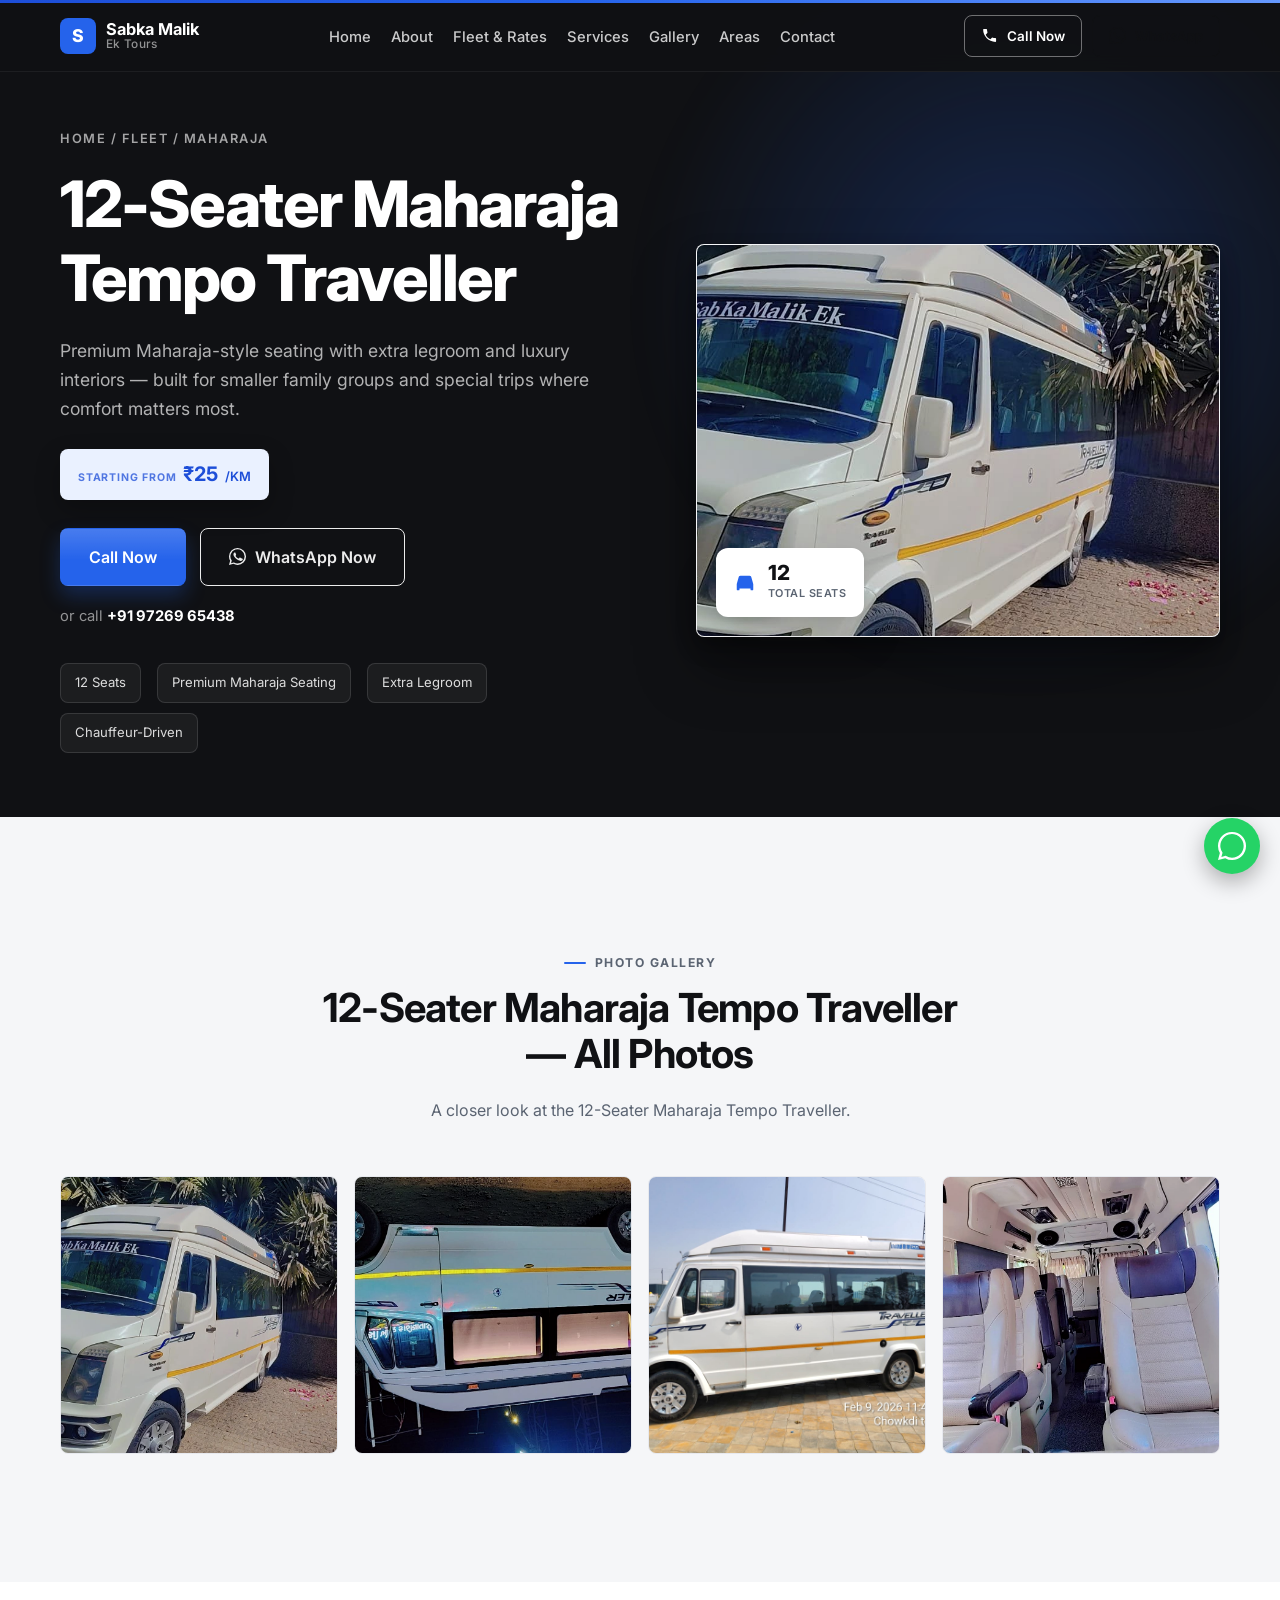
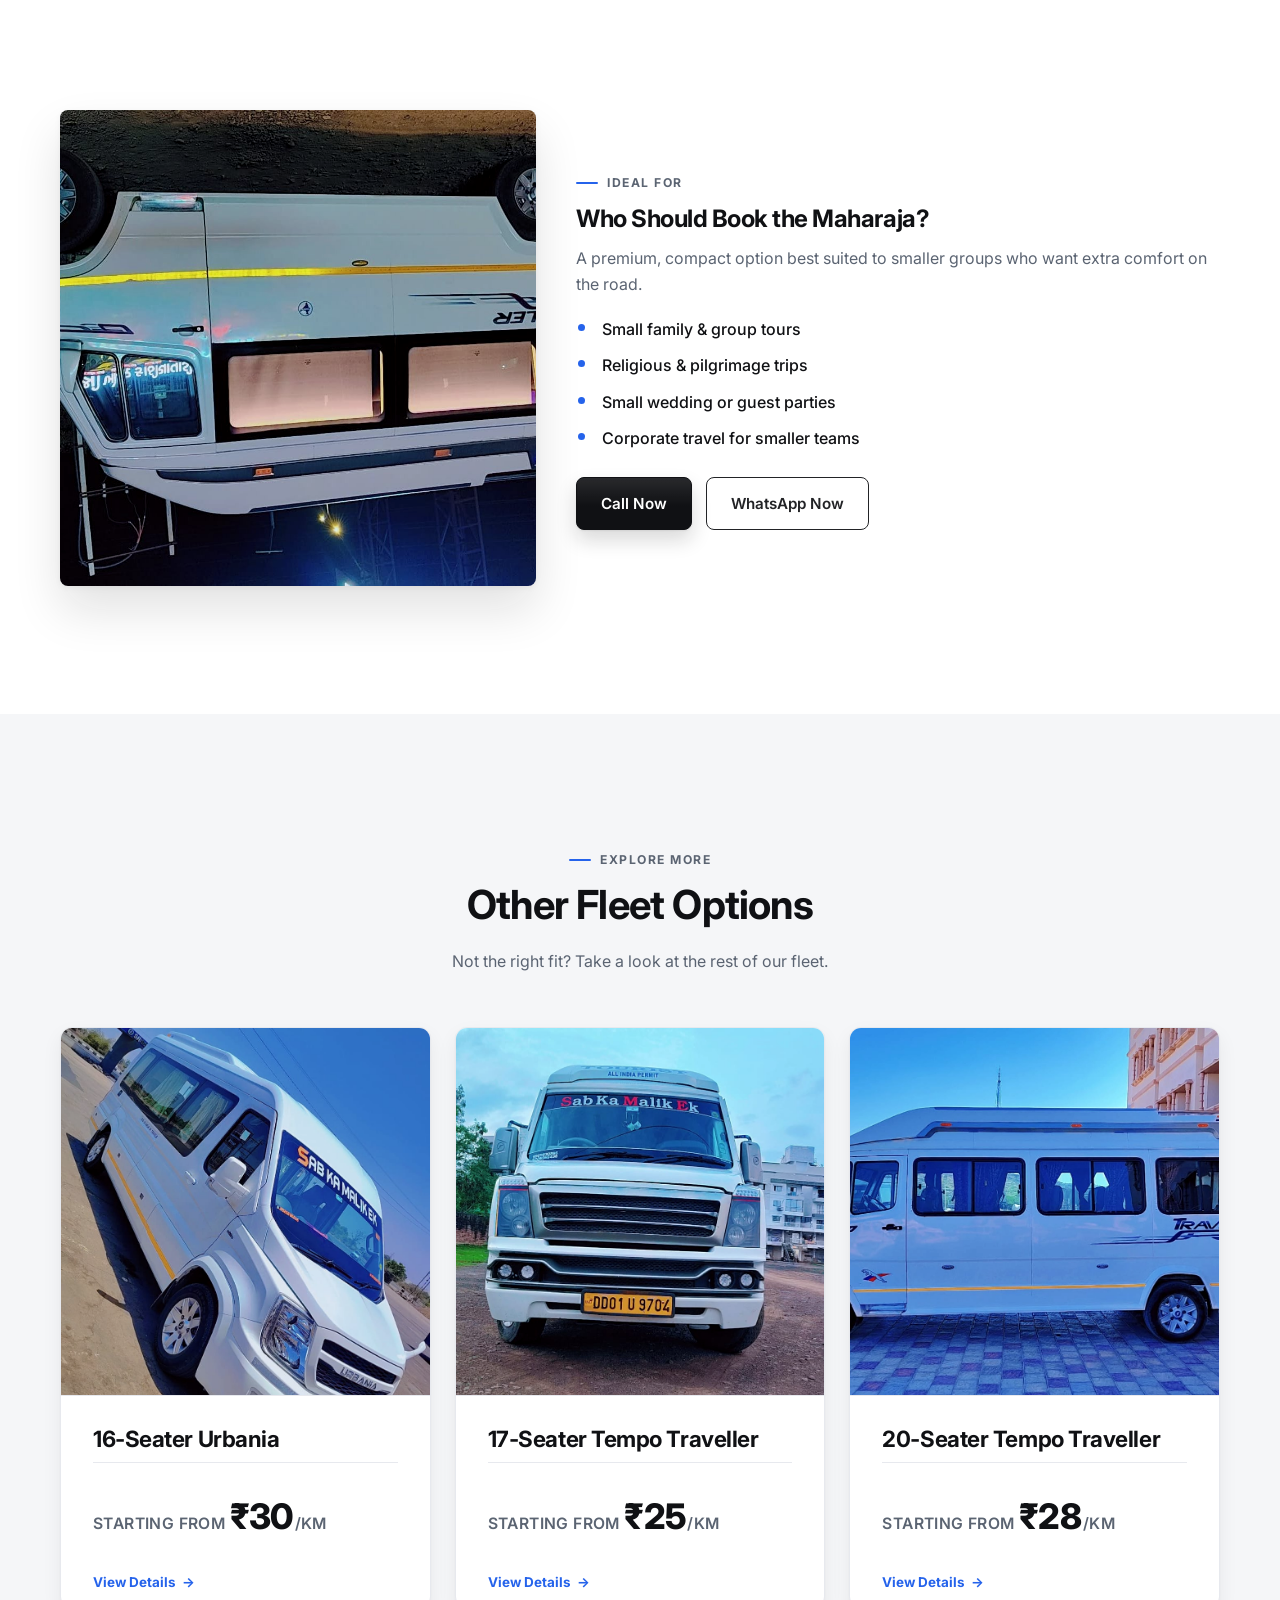
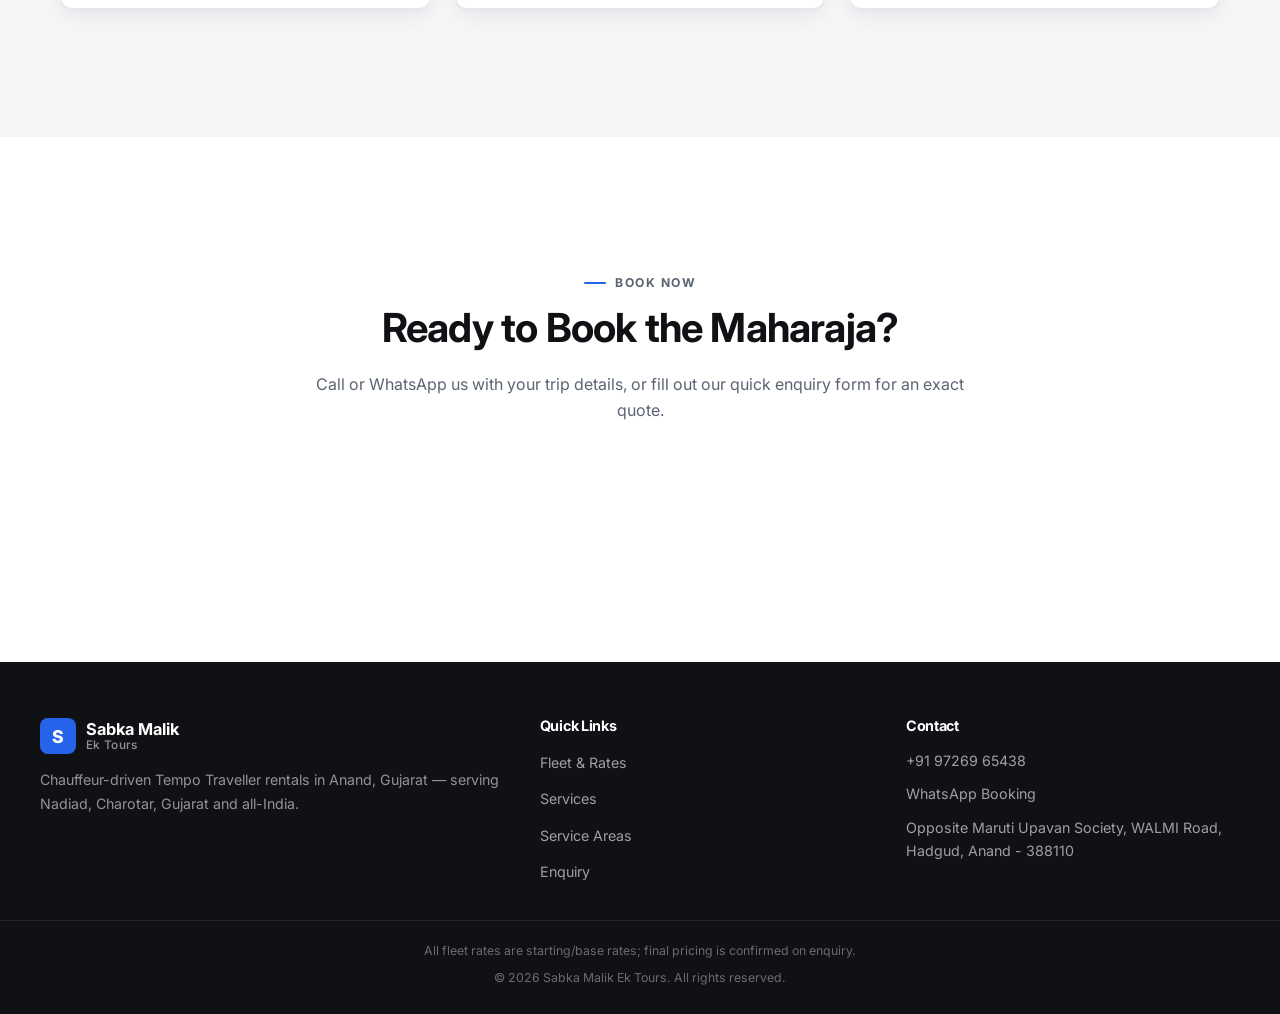
<file: maharaja.html>
<!DOCTYPE html>
<html lang="en">
<head>
<meta charset="UTF-8">
<meta name="viewport" content="width=device-width, initial-scale=1.0">
<title>12-Seater Maharaja Tempo Traveller | Sabka Malik Ek Tours</title>
<meta name="description" content="Book the 12-Seater Maharaja Tempo Traveller — chauffeur-driven, premium seating with extra legroom, in Anand, Gujarat. Starting from ₹25/km.">
<meta name="robots" content="index, follow">
<meta name="theme-color" content="#0E0F12">
<link rel="canonical" href="https://www.yourdomain.com/maharaja.html">

<!-- Open Graph -->
<meta property="og:type" content="product">
<meta property="og:title" content="12-Seater Maharaja Tempo Traveller | Sabka Malik Ek Tours">
<meta property="og:description" content="Book the 12-Seater Maharaja Tempo Traveller — chauffeur-driven, premium seating with extra legroom, in Anand, Gujarat. Starting from ₹25/km.">
<meta property="og:image" content="images/vehicles/maharaja/01.jpg">
<meta property="og:url" content="https://www.yourdomain.com/maharaja.html">
<meta property="og:locale" content="en_IN">

<link rel="icon" type="image/svg+xml" href="images/favicon.svg">

<!-- Fonts: Inter — a single, professional UI typeface for both headings and body copy -->
<link rel="preconnect" href="https://fonts.googleapis.com">
<link rel="preconnect" href="https://fonts.gstatic.com" crossorigin>
<link href="https://fonts.googleapis.com/css2?family=Inter:wght@400;500;600;700;800&amp;display=swap" rel="stylesheet">

<link rel="stylesheet" href="style.css">

<!-- Product structured data for local SEO. -->
<script type="application/ld+json">
{
  "@context": "https://schema.org",
  "@type": "Product",
  "name": "12-Seater Maharaja Tempo Traveller",
  "description": "Book the 12-Seater Maharaja Tempo Traveller — chauffeur-driven, premium seating with extra legroom, in Anand, Gujarat. Starting from ₹25/km.",
  "image": "images/vehicles/maharaja/01.jpg",
  "brand": { "@type": "Organization", "name": "Sabka Malik Ek Tours" },
  "offers": {
    "@type": "Offer",
    "priceCurrency": "INR",
    "price": "25",
    "priceSpecification": { "@type": "UnitPriceSpecification", "price": "25", "priceCurrency": "INR", "unitText": "per kilometre" },
    "availability": "https://schema.org/InStock",
    "url": "https://www.yourdomain.com/maharaja.html"
  }
}
</script>
</head>
<body>

<a class="skip-link" href="#main">Skip to content</a>

<!-- ============ HEADER ============ -->
<header class="site-header" id="site-header">
  <div class="container header-inner">
    <a href="index.html#home" class="logo">
      <span class="logo-mark">S</span>
      <span class="logo-text">Sabka Malik <em>Ek Tours</em></span>
    </a>

    <nav class="main-nav" id="main-nav" aria-label="Primary">
      <ul>
        <li><a href="index.html#home">Home</a></li><li><a href="index.html#about">About</a></li><li><a href="index.html#fleet">Fleet &amp; Rates</a></li><li><a href="index.html#services">Services</a></li><li><a href="index.html#gallery">Gallery</a></li><li><a href="index.html#areas">Areas</a></li><li><a href="index.html#contact">Contact</a></li>
      </ul>
    </nav>

    <div class="header-cta">
      <a href="tel:+919726965438" class="btn btn-outline btn-sm"><svg class="icon" viewBox="0 0 24 24"><path d="M6.6 10.8c1.4 2.8 3.8 5.1 6.6 6.6l2.2-2.2c.3-.3.7-.4 1.1-.2 1.2.4 2.5.6 3.8.6.6 0 1 .4 1 1V20c0 .6-.4 1-1 1C10.9 21 3 13.1 3 3.7c0-.6.4-1 1-1h3.5c.6 0 1 .4 1 1 0 1.3.2 2.6.6 3.8.1.4 0 .8-.2 1.1L6.6 10.8z"/></svg><span>Call Now</span></a>
      <a href="https://wa.me/919726965438?text=Hi%2C%20I%20want%20to%20enquire%20about%20the%2012-Seater%20Maharaja%20Tempo%20Traveller." target="_blank" rel="noopener" class="btn btn-whatsapp btn-sm"><svg class="icon" viewBox="0 0 24 24"><path d="M20.5 3.5A11.8 11.8 0 0012 0 11.9 11.9 0 000 12a11.8 11.8 0 001.6 6L0 24l6.2-1.6A11.9 11.9 0 0012 24a11.9 11.9 0 0012-12 11.8 11.8 0 00-3.5-8.5zM12 22a9.9 9.9 0 01-5-1.4l-.4-.2-3.7 1 1-3.6-.2-.4A10 10 0 1122 12a10 10 0 01-10 10zm5.5-7.5c-.3-.1-1.7-.9-2-1-.3-.1-.5-.1-.7.1s-.8 1-1 1.2c-.1.2-.3.2-.6.1a8.2 8.2 0 01-4-3.5c-.3-.5.3-.5.8-1.6.1-.2 0-.4 0-.5L9 6.7c-.1-.3-.4-.2-.6-.2h-.5a1 1 0 00-.7.3A2.9 2.9 0 006.3 9c0 1.6 1.2 3.1 1.3 3.3.2.2 2.4 3.6 5.8 5 3.4 1.3 3.4.9 4 .8.6-.1 1.7-.7 2-1.4.2-.7.2-1.3.1-1.4-.1-.2-.3-.2-.6-.3z"/></svg><span>WhatsApp</span></a>
    </div>

    <button class="nav-toggle" id="nav-toggle" aria-label="Toggle menu" aria-expanded="false" aria-controls="main-nav">
      <span></span><span></span><span></span>
    </button>
  </div>
</header>

<main id="main">

  <!-- ============ VEHICLE HERO ============ -->
  <section class="hero">
    <div class="hero-glow" aria-hidden="true"></div>
    <div class="container hero-grid">
      <div class="hero-content">
        <p class="eyebrow reveal"><a href="index.html">Home</a> / <a href="index.html#fleet">Fleet</a> / Maharaja</p>
        <h1 class="hero-title reveal">12-Seater Maharaja Tempo Traveller</h1>
        <p class="hero-desc reveal">Premium Maharaja-style seating with extra legroom and luxury interiors — built for smaller family groups and special trips where comfort matters most.</p>

        <p class="price-tag reveal"><span>Starting From</span> ₹25<small>/KM</small></p>

        <div class="hero-cta reveal">
          <a href="tel:+919726965438" class="btn btn-saffron btn-lg">Call Now</a>
          <a href="https://wa.me/919726965438?text=Hi%2C%20I%20want%20to%20enquire%20about%20the%2012-Seater%20Maharaja%20Tempo%20Traveller." target="_blank" rel="noopener" class="btn btn-whatsapp btn-lg">
            <svg class="icon" viewBox="0 0 24 24"><path d="M20.5 3.5A11.8 11.8 0 0012 0 11.9 11.9 0 000 12a11.8 11.8 0 001.6 6L0 24l6.2-1.6A11.9 11.9 0 0012 24a11.9 11.9 0 0012-12 11.8 11.8 0 00-3.5-8.5zM12 22a9.9 9.9 0 01-5-1.4l-.4-.2-3.7 1 1-3.6-.2-.4A10 10 0 1122 12a10 10 0 01-10 10zm5.5-7.5c-.3-.1-1.7-.9-2-1-.3-.1-.5-.1-.7.1s-.8 1-1 1.2c-.1.2-.3.2-.6.1a8.2 8.2 0 01-4-3.5c-.3-.5.3-.5.8-1.6.1-.2 0-.4 0-.5L9 6.7c-.1-.3-.4-.2-.6-.2h-.5a1 1 0 00-.7.3A2.9 2.9 0 006.3 9c0 1.6 1.2 3.1 1.3 3.3.2.2 2.4 3.6 5.8 5 3.4 1.3 3.4.9 4 .8.6-.1 1.7-.7 2-1.4.2-.7.2-1.3.1-1.4-.1-.2-.3-.2-.6-.3z"/></svg>
            WhatsApp Now
          </a>
        </div>
        <a href="tel:+919726965438" class="hero-call-link reveal">or call <strong>+91 97269 65438</strong></a>

        <ul class="hero-badges reveal">
          <li>12 Seats</li>
          <li>Premium Maharaja Seating</li>
          <li>Extra Legroom</li>
          <li>Chauffeur-Driven</li>
        </ul>
      </div>

      <div class="hero-media reveal">
        <div class="img-frame ar-4-3">
          <img src="images/vehicles/maharaja/01.jpg" alt="12-Seater Maharaja Tempo Traveller — main photo" loading="eager">
        </div>
        <div class="hero-float-card">
          <svg viewBox="0 0 24 24"><path d="M3 13l2-7a2 2 0 012-2h10a2 2 0 012 2l2 7v6a1 1 0 01-1 1h-1a1 1 0 01-1-1v-1H6v1a1 1 0 01-1 1H4a1 1 0 01-1-1v-6z"/></svg>
          <div><strong>12</strong><span>Total Seats</span></div>
        </div>
      </div>
    </div>
  </section>


  <!-- ============ PHOTO GALLERY ============ -->
  <section class="gallery is-light" id="photos">
    <div class="container">
      <div class="section-head reveal">
        <p class="section-tag center">Photo Gallery</p>
        <h2>12-Seater Maharaja Tempo Traveller — All Photos</h2>
        <p class="section-sub">A closer look at the 12-Seater Maharaja Tempo Traveller.</p>
      </div>
      <div class="gallery-grid ">
        <div class="img-frame ar-1-1 reveal"><img src="images/vehicles/maharaja/01.jpg" alt="12-Seater Maharaja Tempo Traveller — photo 1" loading="lazy"></div>
        <div class="img-frame ar-1-1 reveal"><img src="images/vehicles/maharaja/02.jpg" alt="12-Seater Maharaja Tempo Traveller — photo 2" loading="lazy"></div>
        <div class="img-frame ar-1-1 reveal"><img src="images/vehicles/maharaja/03.jpg" alt="12-Seater Maharaja Tempo Traveller — photo 3" loading="lazy"></div>
        <div class="img-frame ar-1-1 reveal"><img src="images/vehicles/maharaja/04.jpg" alt="12-Seater Maharaja Tempo Traveller — photo 4" loading="lazy"></div>
      </div>
    </div>
  </section>


  <!-- ============ IDEAL FOR ============ -->
  <section class="about is-light" id="ideal-for">
    <div class="container about-grid">
      <div class="about-media reveal">
        <div class="img-frame ar-1-1">
          <img src="images/vehicles/maharaja/02.jpg" alt="12-Seater Maharaja Tempo Traveller interior view" loading="lazy">
        </div>
      </div>
      <div class="about-content reveal">
        <p class="section-tag">Ideal For</p>
        <h2>Who Should Book the Maharaja?</h2>
        <p>A premium, compact option best suited to smaller groups who want extra comfort on the road.</p>
        <ul class="about-points">
          <li>Small family &amp; group tours</li>
          <li>Religious &amp; pilgrimage trips</li>
          <li>Small wedding or guest parties</li>
          <li>Corporate travel for smaller teams</li>
        </ul>
        <div class="hero-cta">
          <a href="tel:+919726965438" class="btn btn-dark">Call Now</a>
          <a href="https://wa.me/919726965438?text=Hi%2C%20I%20want%20to%20enquire%20about%20the%2012-Seater%20Maharaja%20Tempo%20Traveller." target="_blank" rel="noopener" class="btn btn-whatsapp">WhatsApp Now</a>
        </div>
      </div>
    </div>
  </section>


  <!-- ============ OTHER FLEET OPTIONS ============ -->
  <section class="fleet is-light" id="other-fleet">
    <div class="container">
      <div class="section-head reveal">
        <p class="section-tag center">Explore More</p>
        <h2>Other Fleet Options</h2>
        <p class="section-sub">Not the right fit? Take a look at the rest of our fleet.</p>
      </div>
      <div class="fleet-grid fleet-grid-mini">
        <article class="fleet-card reveal">
          <a class="fleet-card-link" href="urbania.html">
            <div class="img-frame ar-1-1">
              <img src="images/fleet-urbania.jpg" alt="16-Seater Urbania" loading="lazy">
            </div>
            <div class="fleet-body">
              <h3>16-Seater Urbania</h3>
              <p class="price">Starting from <strong>₹30</strong>/km</p>
              <span class="fleet-more">View Details</span>
            </div>
          </a>
        </article>

        <article class="fleet-card reveal">
          <a class="fleet-card-link" href="17-seater.html">
            <div class="img-frame ar-1-1">
              <img src="images/fleet-17-seater.jpg" alt="17-Seater Tempo Traveller" loading="lazy">
            </div>
            <div class="fleet-body">
              <h3>17-Seater Tempo Traveller</h3>
              <p class="price">Starting from <strong>₹25</strong>/km</p>
              <span class="fleet-more">View Details</span>
            </div>
          </a>
        </article>

        <article class="fleet-card reveal">
          <a class="fleet-card-link" href="20-seater.html">
            <div class="img-frame ar-1-1">
              <img src="images/fleet-20-seater.jpg" alt="20-Seater Tempo Traveller" loading="lazy">
            </div>
            <div class="fleet-body">
              <h3>20-Seater Tempo Traveller</h3>
              <p class="price">Starting from <strong>₹28</strong>/km</p>
              <span class="fleet-more">View Details</span>
            </div>
          </a>
        </article>
      </div>
    </div>
  </section>


  <!-- ============ FINAL CTA ============ -->
  <section class="final-cta is-light">
    <div class="container">
      <div class="section-head reveal">
        <p class="section-tag center">Book Now</p>
        <h2>Ready to Book the Maharaja?</h2>
        <p class="section-sub">Call or WhatsApp us with your trip details, or fill out our quick enquiry form for an exact quote.</p>
      </div>
      <div class="hero-cta reveal">
        <a href="tel:+919726965438" class="btn btn-saffron btn-lg">Call Now</a>
        <a href="https://wa.me/919726965438?text=Hi%2C%20I%20want%20to%20enquire%20about%20the%2012-Seater%20Maharaja%20Tempo%20Traveller." target="_blank" rel="noopener" class="btn btn-whatsapp btn-lg">WhatsApp Now</a>
        <a href="index.html#enquiry" class="btn btn-dark btn-lg">Get an Exact Quote</a>
      </div>
    </div>
  </section>


</main>

<!-- ============ FOOTER ============ -->
<footer class="site-footer">
  <div class="container footer-grid">
    <div class="footer-brand">
      <a href="index.html#home" class="logo logo-light">
        <span class="logo-mark">S</span>
        <span class="logo-text">Sabka Malik <em>Ek Tours</em></span>
      </a>
      <p>Chauffeur-driven Tempo Traveller rentals in Anand, Gujarat — serving Nadiad, Charotar, Gujarat and all-India.</p>
    </div>
    <div class="footer-links">
      <h4>Quick Links</h4>
      <ul>
        <li><a href="index.html#fleet">Fleet &amp; Rates</a></li>
        <li><a href="index.html#services">Services</a></li>
        <li><a href="index.html#areas">Service Areas</a></li>
        <li><a href="index.html#enquiry">Enquiry</a></li>
      </ul>
    </div>
    <div class="footer-contact">
      <h4>Contact</h4>
      <p><a href="tel:+919726965438">+91 97269 65438</a></p>
      <p><a href="https://wa.me/919726965438" target="_blank" rel="noopener">WhatsApp Booking</a></p>
      <p><a href="https://maps.google.com/?q=Sab+Ka+Malik+Ek+Tours,+Opposite+Maruti+Upavan+Society,+Near+Khetiwadi,+WALMI+Road,+Hadgud,+Anand,+Gujarat+388110" target="_blank" rel="noopener">Opposite Maruti Upavan Society, WALMI Road, Hadgud, Anand - 388110</a></p>
    </div>
  </div>
  <div class="footer-bottom">
    <div class="container">
      <p>All fleet rates are starting/base rates; final pricing is confirmed on enquiry.</p>
      <p>&copy; <span id="year">2026</span> Sabka Malik Ek Tours. All rights reserved.</p>
    </div>
  </div>
</footer>

<!-- Floating WhatsApp button -->
<a href="https://wa.me/919726965438" target="_blank" rel="noopener" class="float-whatsapp" aria-label="Chat with us on WhatsApp">
  <svg viewBox="0 0 24 24"><path d="M20.5 3.5A11.8 11.8 0 0012 0 11.9 11.9 0 000 12a11.8 11.8 0 001.6 6L0 24l6.2-1.6A11.9 11.9 0 0012 24a11.9 11.9 0 0012-12 11.8 11.8 0 00-3.5-8.5zM12 22a9.9 9.9 0 01-5-1.4l-.4-.2-3.7 1 1-3.6-.2-.4A10 10 0 1122 12a10 10 0 01-10 10z"/></svg>
</a>

<!-- Mobile sticky call-to-action bar -->
<div class="mobile-sticky-cta">
  <a href="tel:+919726965438" class="msc-btn msc-call"><svg viewBox="0 0 24 24"><path d="M6.6 10.8c1.4 2.8 3.8 5.1 6.6 6.6l2.2-2.2c.3-.3.7-.4 1.1-.2 1.2.4 2.5.6 3.8.6.6 0 1 .4 1 1V20c0 .6-.4 1-1 1C10.9 21 3 13.1 3 3.7c0-.6.4-1 1-1h3.5c.6 0 1 .4 1 1 0 1.3.2 2.6.6 3.8.1.4 0 .8-.2 1.1L6.6 10.8z"/></svg> Call Now</a>
  <a href="https://wa.me/919726965438" target="_blank" rel="noopener" class="msc-btn msc-whatsapp"><svg viewBox="0 0 24 24"><path d="M20.5 3.5A11.8 11.8 0 0012 0 11.9 11.9 0 000 12a11.8 11.8 0 001.6 6L0 24l6.2-1.6A11.9 11.9 0 0012 24a11.9 11.9 0 0012-12 11.8 11.8 0 00-3.5-8.5zM12 22a9.9 9.9 0 01-5-1.4l-.4-.2-3.7 1 1-3.6-.2-.4A10 10 0 1122 12a10 10 0 01-10 10z"/></svg> WhatsApp</a>
  <a href="index.html#enquiry" class="msc-btn msc-quote">Get Quote</a>
</div>

<script src="script.js"></script>
</body>
</html>
</file>
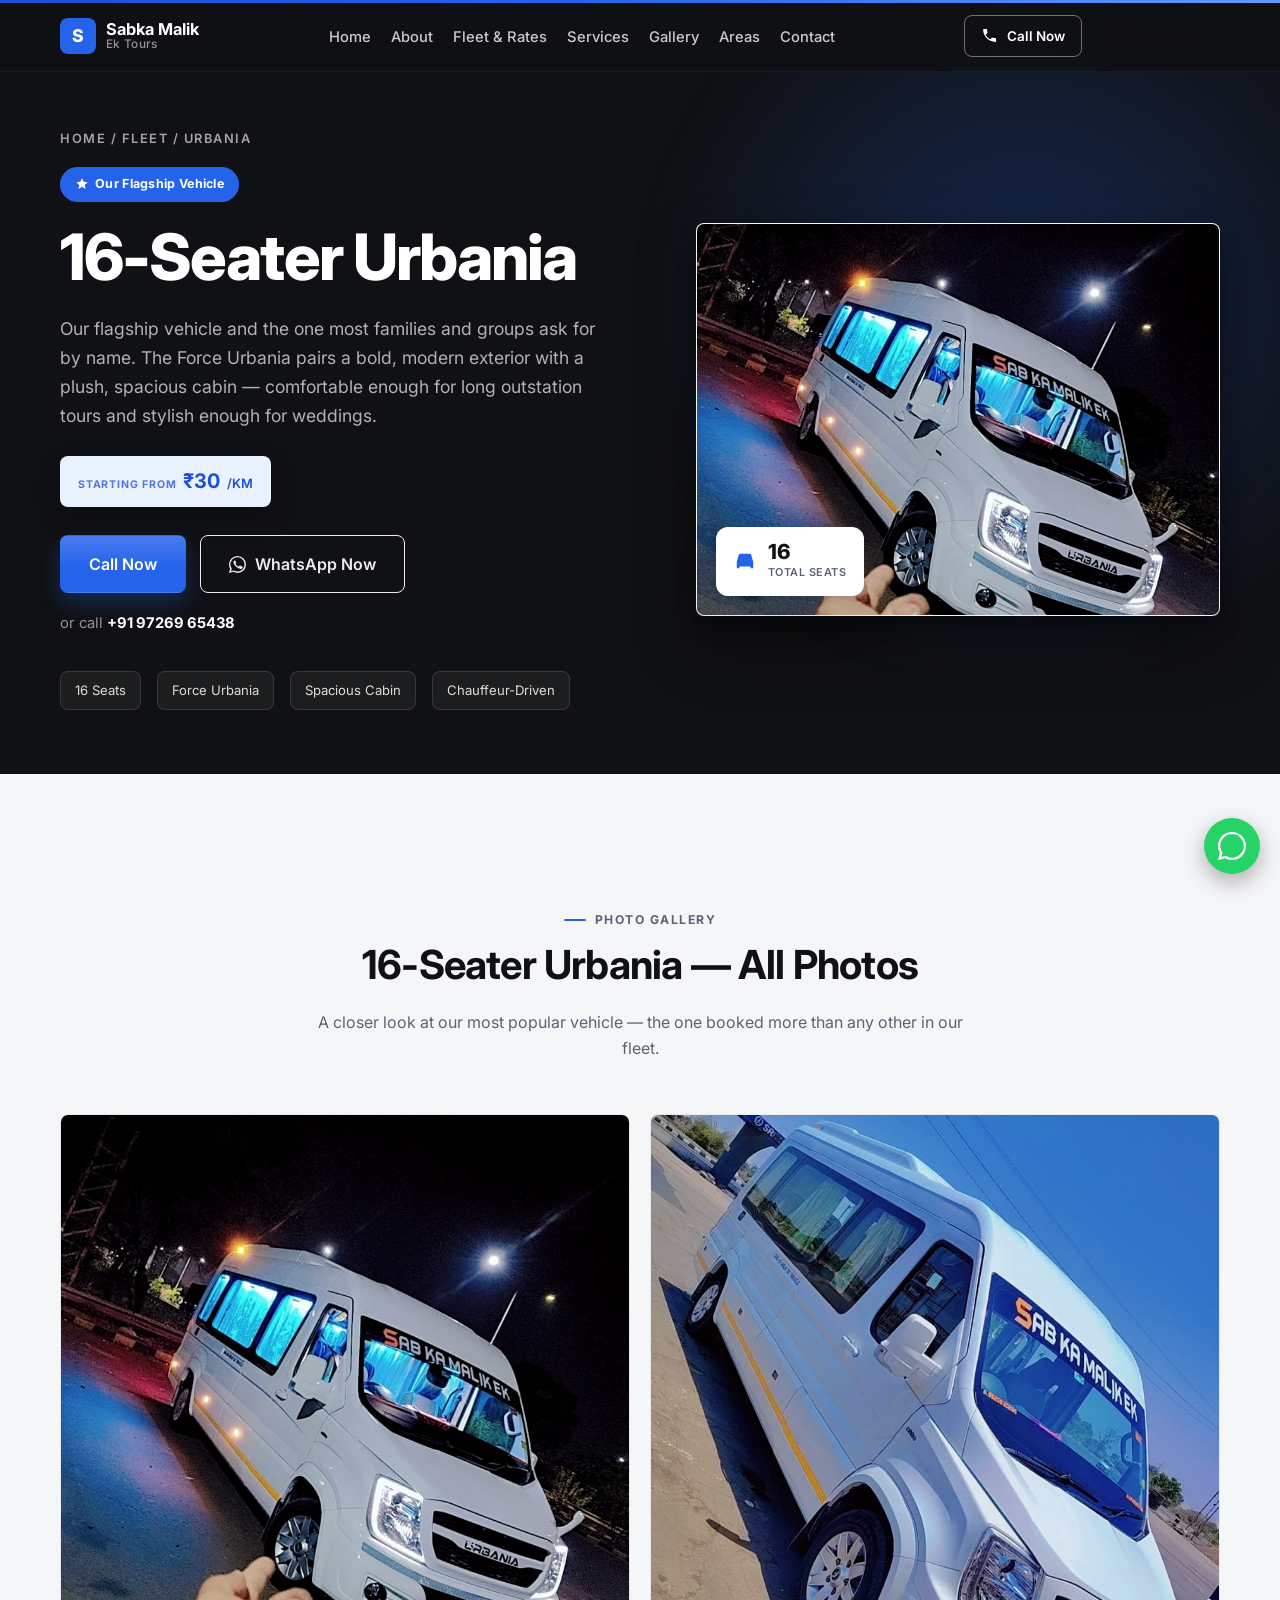
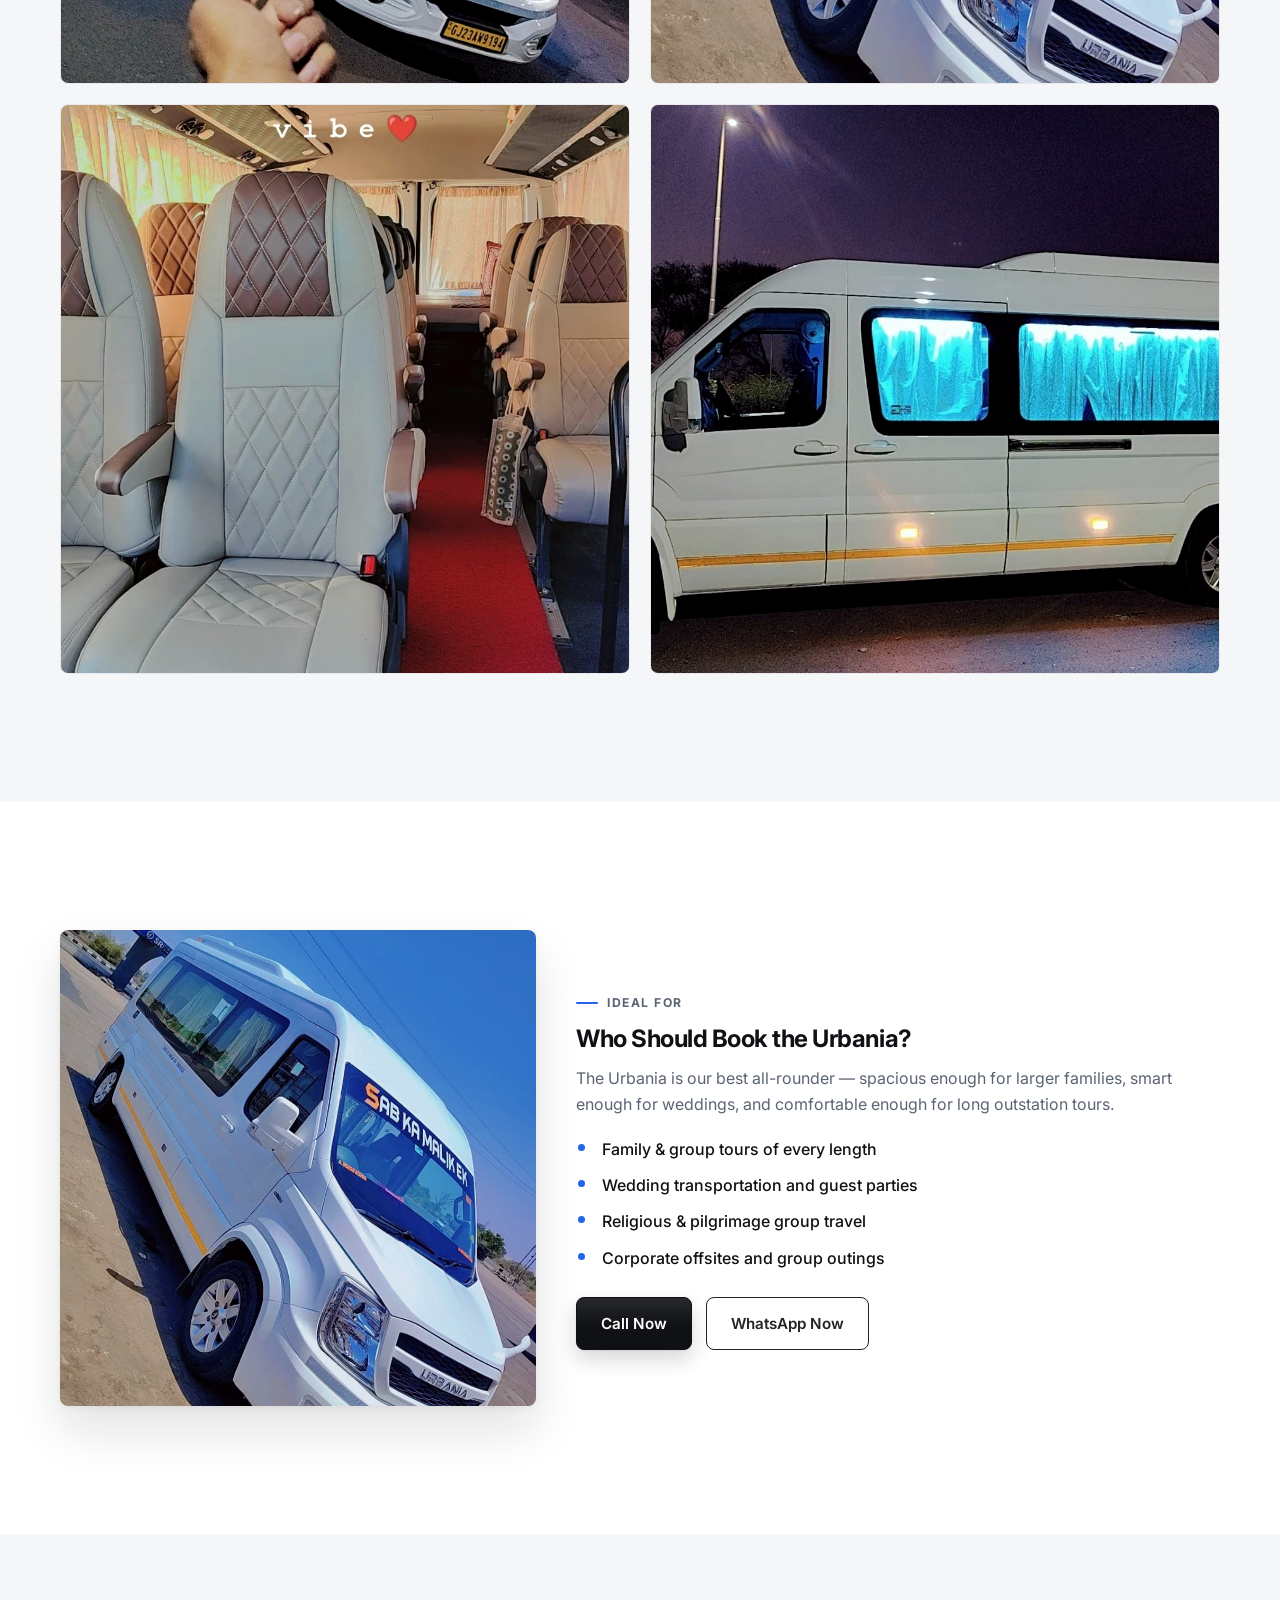
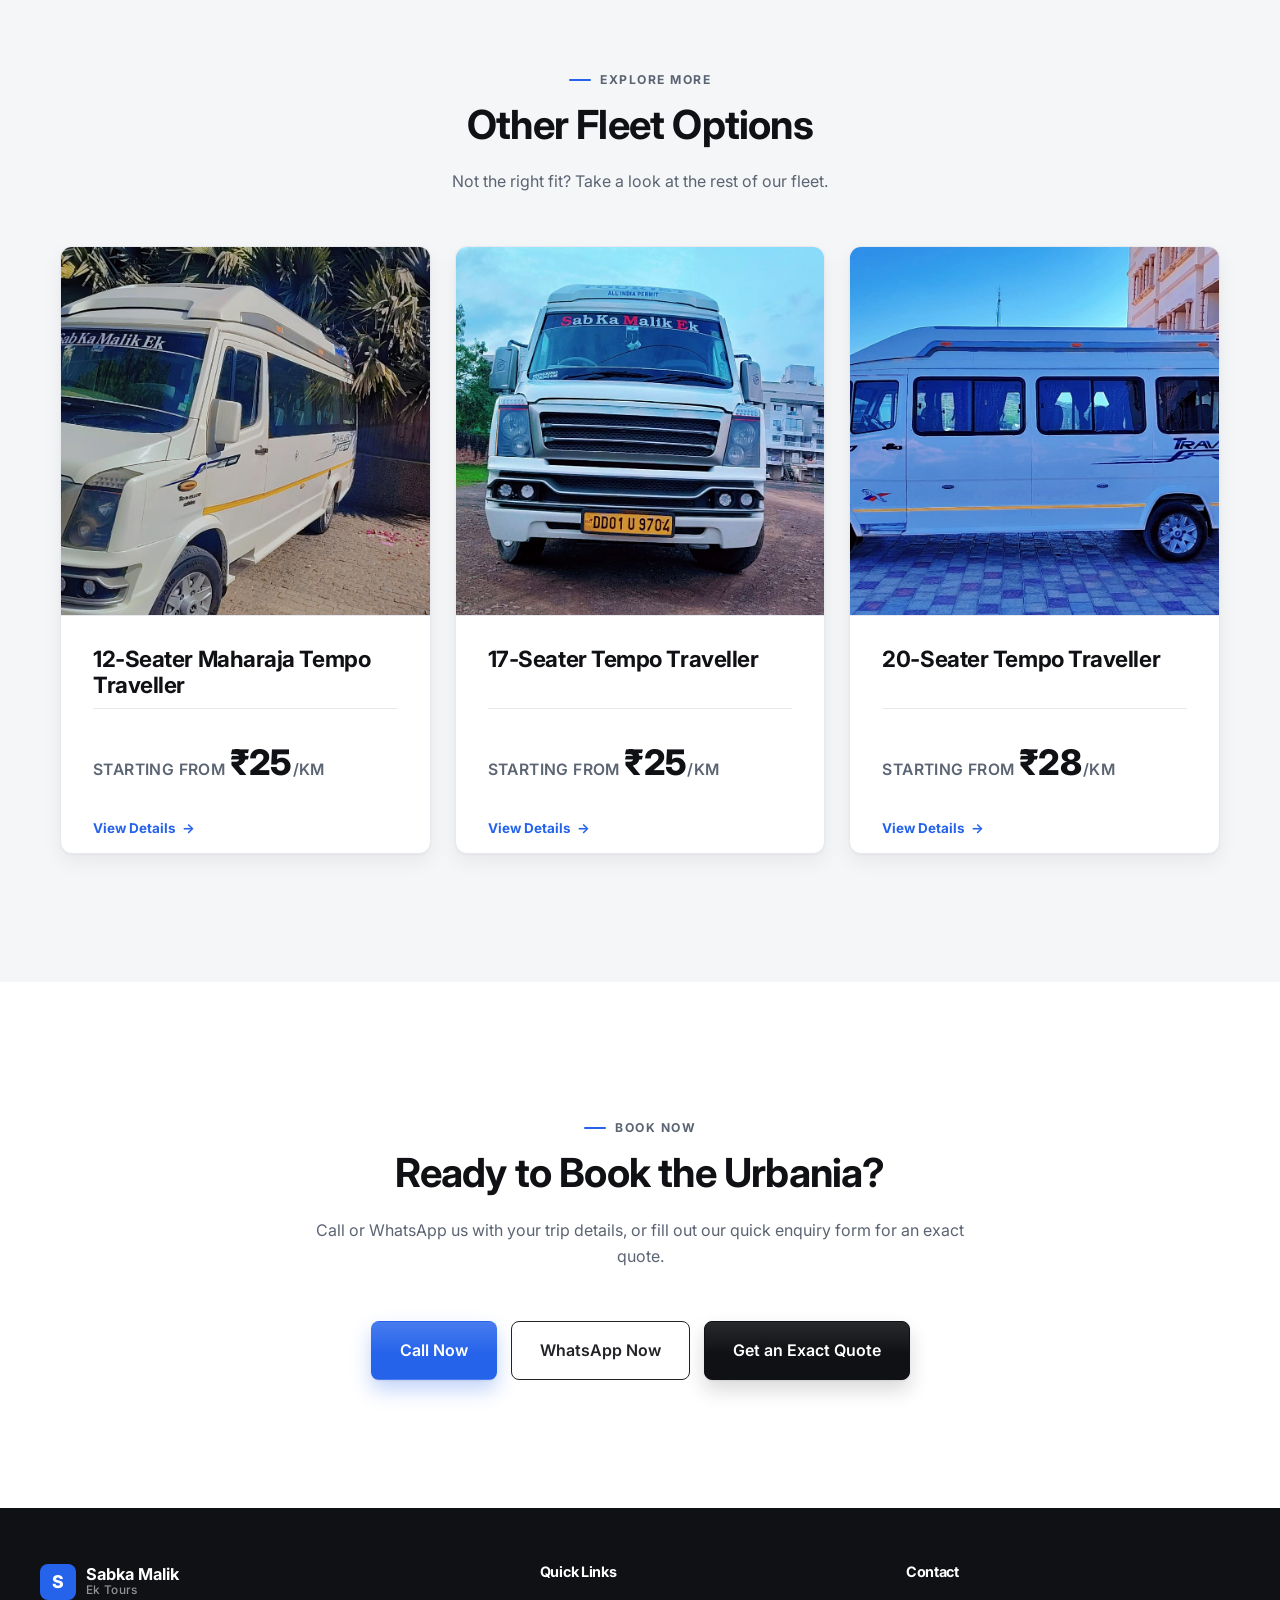
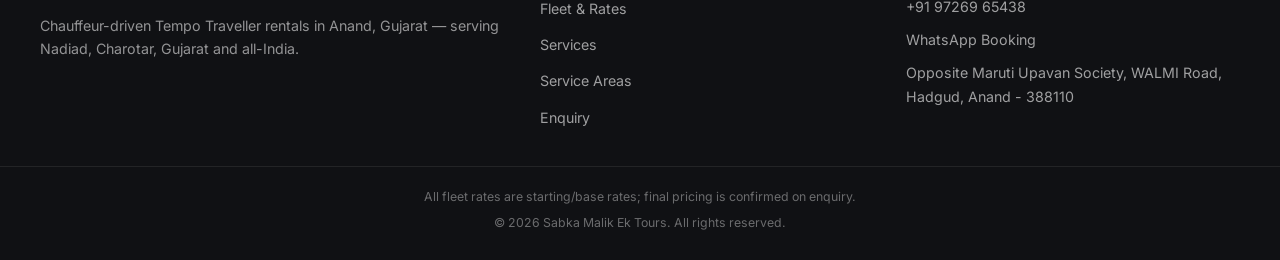
<file: urbania.html>
<!DOCTYPE html>
<html lang="en">
<head>
<meta charset="UTF-8">
<meta name="viewport" content="width=device-width, initial-scale=1.0">
<title>16-Seater Urbania | Sabka Malik Ek Tours</title>
<meta name="description" content="Book the 16-Seater Force Urbania — Sabka Malik Ek Tours' flagship, most-booked chauffeur-driven Tempo Traveller in Anand, Gujarat. Modern exterior, spacious cabin. Starting from ₹30/km.">
<meta name="robots" content="index, follow">
<meta name="theme-color" content="#0E0F12">
<link rel="canonical" href="https://www.yourdomain.com/urbania.html">

<!-- Open Graph -->
<meta property="og:type" content="product">
<meta property="og:title" content="16-Seater Urbania | Sabka Malik Ek Tours">
<meta property="og:description" content="Book the 16-Seater Force Urbania — Sabka Malik Ek Tours' flagship, most-booked chauffeur-driven Tempo Traveller in Anand, Gujarat. Modern exterior, spacious cabin. Starting from ₹30/km.">
<meta property="og:image" content="images/vehicles/urbania/01.jpg">
<meta property="og:url" content="https://www.yourdomain.com/urbania.html">
<meta property="og:locale" content="en_IN">

<link rel="icon" type="image/svg+xml" href="images/favicon.svg">

<!-- Fonts: Inter — a single, professional UI typeface for both headings and body copy -->
<link rel="preconnect" href="https://fonts.googleapis.com">
<link rel="preconnect" href="https://fonts.gstatic.com" crossorigin>
<link href="https://fonts.googleapis.com/css2?family=Inter:wght@400;500;600;700;800&amp;display=swap" rel="stylesheet">

<link rel="stylesheet" href="style.css">

<!-- Product structured data for local SEO. -->
<script type="application/ld+json">
{
  "@context": "https://schema.org",
  "@type": "Product",
  "name": "16-Seater Urbania",
  "description": "Book the 16-Seater Force Urbania — Sabka Malik Ek Tours' flagship, most-booked chauffeur-driven Tempo Traveller in Anand, Gujarat. Modern exterior, spacious cabin. Starting from ₹30/km.",
  "image": "images/vehicles/urbania/01.jpg",
  "brand": { "@type": "Organization", "name": "Sabka Malik Ek Tours" },
  "offers": {
    "@type": "Offer",
    "priceCurrency": "INR",
    "price": "30",
    "priceSpecification": { "@type": "UnitPriceSpecification", "price": "30", "priceCurrency": "INR", "unitText": "per kilometre" },
    "availability": "https://schema.org/InStock",
    "url": "https://www.yourdomain.com/urbania.html"
  }
}
</script>
</head>
<body>

<a class="skip-link" href="#main">Skip to content</a>

<!-- ============ HEADER ============ -->
<header class="site-header" id="site-header">
  <div class="container header-inner">
    <a href="index.html#home" class="logo">
      <span class="logo-mark">S</span>
      <span class="logo-text">Sabka Malik <em>Ek Tours</em></span>
    </a>

    <nav class="main-nav" id="main-nav" aria-label="Primary">
      <ul>
        <li><a href="index.html#home">Home</a></li><li><a href="index.html#about">About</a></li><li><a href="index.html#fleet">Fleet &amp; Rates</a></li><li><a href="index.html#services">Services</a></li><li><a href="index.html#gallery">Gallery</a></li><li><a href="index.html#areas">Areas</a></li><li><a href="index.html#contact">Contact</a></li>
      </ul>
    </nav>

    <div class="header-cta">
      <a href="tel:+919726965438" class="btn btn-outline btn-sm"><svg class="icon" viewBox="0 0 24 24"><path d="M6.6 10.8c1.4 2.8 3.8 5.1 6.6 6.6l2.2-2.2c.3-.3.7-.4 1.1-.2 1.2.4 2.5.6 3.8.6.6 0 1 .4 1 1V20c0 .6-.4 1-1 1C10.9 21 3 13.1 3 3.7c0-.6.4-1 1-1h3.5c.6 0 1 .4 1 1 0 1.3.2 2.6.6 3.8.1.4 0 .8-.2 1.1L6.6 10.8z"/></svg><span>Call Now</span></a>
      <a href="https://wa.me/919726965438?text=Hi%2C%20I%20want%20to%20enquire%20about%20the%2016-Seater%20Urbania." target="_blank" rel="noopener" class="btn btn-whatsapp btn-sm"><svg class="icon" viewBox="0 0 24 24"><path d="M20.5 3.5A11.8 11.8 0 0012 0 11.9 11.9 0 000 12a11.8 11.8 0 001.6 6L0 24l6.2-1.6A11.9 11.9 0 0012 24a11.9 11.9 0 0012-12 11.8 11.8 0 00-3.5-8.5zM12 22a9.9 9.9 0 01-5-1.4l-.4-.2-3.7 1 1-3.6-.2-.4A10 10 0 1122 12a10 10 0 01-10 10zm5.5-7.5c-.3-.1-1.7-.9-2-1-.3-.1-.5-.1-.7.1s-.8 1-1 1.2c-.1.2-.3.2-.6.1a8.2 8.2 0 01-4-3.5c-.3-.5.3-.5.8-1.6.1-.2 0-.4 0-.5L9 6.7c-.1-.3-.4-.2-.6-.2h-.5a1 1 0 00-.7.3A2.9 2.9 0 006.3 9c0 1.6 1.2 3.1 1.3 3.3.2.2 2.4 3.6 5.8 5 3.4 1.3 3.4.9 4 .8.6-.1 1.7-.7 2-1.4.2-.7.2-1.3.1-1.4-.1-.2-.3-.2-.6-.3z"/></svg><span>WhatsApp</span></a>
    </div>

    <button class="nav-toggle" id="nav-toggle" aria-label="Toggle menu" aria-expanded="false" aria-controls="main-nav">
      <span></span><span></span><span></span>
    </button>
  </div>
</header>

<main id="main">

  <!-- ============ VEHICLE HERO ============ -->
  <section class="hero">
    <div class="hero-glow" aria-hidden="true"></div>
    <div class="container hero-grid">
      <div class="hero-content">
        <p class="eyebrow reveal"><a href="index.html">Home</a> / <a href="index.html#fleet">Fleet</a> / Urbania</p>
        <span class="spotlight-badge reveal"><svg viewBox="0 0 24 24"><path d="M12 2l2.9 6.3 6.9.7-5.2 4.6 1.6 6.8L12 16.9l-6.2 3.5 1.6-6.8L2.2 9l6.9-.7L12 2z"/></svg>Our Flagship Vehicle</span>
        <h1 class="hero-title reveal">16-Seater Urbania</h1>
        <p class="hero-desc reveal">Our flagship vehicle and the one most families and groups ask for by name. The Force Urbania pairs a bold, modern exterior with a plush, spacious cabin — comfortable enough for long outstation tours and stylish enough for weddings.</p>

        <p class="price-tag reveal"><span>Starting From</span> ₹30<small>/KM</small></p>

        <div class="hero-cta reveal">
          <a href="tel:+919726965438" class="btn btn-saffron btn-lg">Call Now</a>
          <a href="https://wa.me/919726965438?text=Hi%2C%20I%20want%20to%20enquire%20about%20the%2016-Seater%20Urbania." target="_blank" rel="noopener" class="btn btn-whatsapp btn-lg">
            <svg class="icon" viewBox="0 0 24 24"><path d="M20.5 3.5A11.8 11.8 0 0012 0 11.9 11.9 0 000 12a11.8 11.8 0 001.6 6L0 24l6.2-1.6A11.9 11.9 0 0012 24a11.9 11.9 0 0012-12 11.8 11.8 0 00-3.5-8.5zM12 22a9.9 9.9 0 01-5-1.4l-.4-.2-3.7 1 1-3.6-.2-.4A10 10 0 1122 12a10 10 0 01-10 10zm5.5-7.5c-.3-.1-1.7-.9-2-1-.3-.1-.5-.1-.7.1s-.8 1-1 1.2c-.1.2-.3.2-.6.1a8.2 8.2 0 01-4-3.5c-.3-.5.3-.5.8-1.6.1-.2 0-.4 0-.5L9 6.7c-.1-.3-.4-.2-.6-.2h-.5a1 1 0 00-.7.3A2.9 2.9 0 006.3 9c0 1.6 1.2 3.1 1.3 3.3.2.2 2.4 3.6 5.8 5 3.4 1.3 3.4.9 4 .8.6-.1 1.7-.7 2-1.4.2-.7.2-1.3.1-1.4-.1-.2-.3-.2-.6-.3z"/></svg>
            WhatsApp Now
          </a>
        </div>
        <a href="tel:+919726965438" class="hero-call-link reveal">or call <strong>+91 97269 65438</strong></a>

        <ul class="hero-badges reveal">
          <li>16 Seats</li>
          <li>Force Urbania</li>
          <li>Spacious Cabin</li>
          <li>Chauffeur-Driven</li>
        </ul>
      </div>

      <div class="hero-media reveal">
        <div class="img-frame ar-4-3">
          <img src="images/vehicles/urbania/01.jpg" alt="16-Seater Urbania — main photo" loading="eager">
        </div>
        <div class="hero-float-card">
          <svg viewBox="0 0 24 24"><path d="M3 13l2-7a2 2 0 012-2h10a2 2 0 012 2l2 7v6a1 1 0 01-1 1h-1a1 1 0 01-1-1v-1H6v1a1 1 0 01-1 1H4a1 1 0 01-1-1v-6z"/></svg>
          <div><strong>16</strong><span>Total Seats</span></div>
        </div>
      </div>
    </div>
  </section>


  <!-- ============ PHOTO GALLERY ============ -->
  <section class="gallery is-light" id="photos">
    <div class="container">
      <div class="section-head reveal">
        <p class="section-tag center">Photo Gallery</p>
        <h2>16-Seater Urbania — All Photos</h2>
        <p class="section-sub">A closer look at our most popular vehicle — the one booked more than any other in our fleet.</p>
      </div>
      <div class="gallery-grid gallery-grid-lg">
        <div class="img-frame ar-1-1 reveal"><img src="images/vehicles/urbania/01.jpg" alt="16-Seater Urbania — photo 1" loading="lazy"></div>
        <div class="img-frame ar-1-1 reveal"><img src="images/vehicles/urbania/02.jpg" alt="16-Seater Urbania — photo 2" loading="lazy"></div>
        <div class="img-frame ar-1-1 reveal"><img src="images/vehicles/urbania/03.jpg" alt="16-Seater Urbania — photo 3" loading="lazy"></div>
        <div class="img-frame ar-1-1 reveal"><img src="images/vehicles/urbania/04.jpg" alt="16-Seater Urbania — photo 4" loading="lazy"></div>
      </div>
    </div>
  </section>


  <!-- ============ IDEAL FOR ============ -->
  <section class="about is-light" id="ideal-for">
    <div class="container about-grid">
      <div class="about-media reveal">
        <div class="img-frame ar-1-1">
          <img src="images/vehicles/urbania/02.jpg" alt="16-Seater Urbania interior view" loading="lazy">
        </div>
      </div>
      <div class="about-content reveal">
        <p class="section-tag">Ideal For</p>
        <h2>Who Should Book the Urbania?</h2>
        <p>The Urbania is our best all-rounder — spacious enough for larger families, smart enough for weddings, and comfortable enough for long outstation tours.</p>
        <ul class="about-points">
          <li>Family &amp; group tours of every length</li>
          <li>Wedding transportation and guest parties</li>
          <li>Religious &amp; pilgrimage group travel</li>
          <li>Corporate offsites and group outings</li>
        </ul>
        <div class="hero-cta">
          <a href="tel:+919726965438" class="btn btn-dark">Call Now</a>
          <a href="https://wa.me/919726965438?text=Hi%2C%20I%20want%20to%20enquire%20about%20the%2016-Seater%20Urbania." target="_blank" rel="noopener" class="btn btn-whatsapp">WhatsApp Now</a>
        </div>
      </div>
    </div>
  </section>


  <!-- ============ OTHER FLEET OPTIONS ============ -->
  <section class="fleet is-light" id="other-fleet">
    <div class="container">
      <div class="section-head reveal">
        <p class="section-tag center">Explore More</p>
        <h2>Other Fleet Options</h2>
        <p class="section-sub">Not the right fit? Take a look at the rest of our fleet.</p>
      </div>
      <div class="fleet-grid fleet-grid-mini">
        <article class="fleet-card reveal">
          <a class="fleet-card-link" href="maharaja.html">
            <div class="img-frame ar-1-1">
              <img src="images/fleet-maharaja.jpg" alt="12-Seater Maharaja Tempo Traveller" loading="lazy">
            </div>
            <div class="fleet-body">
              <h3>12-Seater Maharaja Tempo Traveller</h3>
              <p class="price">Starting from <strong>₹25</strong>/km</p>
              <span class="fleet-more">View Details</span>
            </div>
          </a>
        </article>

        <article class="fleet-card reveal">
          <a class="fleet-card-link" href="17-seater.html">
            <div class="img-frame ar-1-1">
              <img src="images/fleet-17-seater.jpg" alt="17-Seater Tempo Traveller" loading="lazy">
            </div>
            <div class="fleet-body">
              <h3>17-Seater Tempo Traveller</h3>
              <p class="price">Starting from <strong>₹25</strong>/km</p>
              <span class="fleet-more">View Details</span>
            </div>
          </a>
        </article>

        <article class="fleet-card reveal">
          <a class="fleet-card-link" href="20-seater.html">
            <div class="img-frame ar-1-1">
              <img src="images/fleet-20-seater.jpg" alt="20-Seater Tempo Traveller" loading="lazy">
            </div>
            <div class="fleet-body">
              <h3>20-Seater Tempo Traveller</h3>
              <p class="price">Starting from <strong>₹28</strong>/km</p>
              <span class="fleet-more">View Details</span>
            </div>
          </a>
        </article>
      </div>
    </div>
  </section>


  <!-- ============ FINAL CTA ============ -->
  <section class="final-cta is-light">
    <div class="container">
      <div class="section-head reveal">
        <p class="section-tag center">Book Now</p>
        <h2>Ready to Book the Urbania?</h2>
        <p class="section-sub">Call or WhatsApp us with your trip details, or fill out our quick enquiry form for an exact quote.</p>
      </div>
      <div class="hero-cta reveal">
        <a href="tel:+919726965438" class="btn btn-saffron btn-lg">Call Now</a>
        <a href="https://wa.me/919726965438?text=Hi%2C%20I%20want%20to%20enquire%20about%20the%2016-Seater%20Urbania." target="_blank" rel="noopener" class="btn btn-whatsapp btn-lg">WhatsApp Now</a>
        <a href="index.html#enquiry" class="btn btn-dark btn-lg">Get an Exact Quote</a>
      </div>
    </div>
  </section>


</main>

<!-- ============ FOOTER ============ -->
<footer class="site-footer">
  <div class="container footer-grid">
    <div class="footer-brand">
      <a href="index.html#home" class="logo logo-light">
        <span class="logo-mark">S</span>
        <span class="logo-text">Sabka Malik <em>Ek Tours</em></span>
      </a>
      <p>Chauffeur-driven Tempo Traveller rentals in Anand, Gujarat — serving Nadiad, Charotar, Gujarat and all-India.</p>
    </div>
    <div class="footer-links">
      <h4>Quick Links</h4>
      <ul>
        <li><a href="index.html#fleet">Fleet &amp; Rates</a></li>
        <li><a href="index.html#services">Services</a></li>
        <li><a href="index.html#areas">Service Areas</a></li>
        <li><a href="index.html#enquiry">Enquiry</a></li>
      </ul>
    </div>
    <div class="footer-contact">
      <h4>Contact</h4>
      <p><a href="tel:+919726965438">+91 97269 65438</a></p>
      <p><a href="https://wa.me/919726965438" target="_blank" rel="noopener">WhatsApp Booking</a></p>
      <p><a href="https://maps.google.com/?q=Sab+Ka+Malik+Ek+Tours,+Opposite+Maruti+Upavan+Society,+Near+Khetiwadi,+WALMI+Road,+Hadgud,+Anand,+Gujarat+388110" target="_blank" rel="noopener">Opposite Maruti Upavan Society, WALMI Road, Hadgud, Anand - 388110</a></p>
    </div>
  </div>
  <div class="footer-bottom">
    <div class="container">
      <p>All fleet rates are starting/base rates; final pricing is confirmed on enquiry.</p>
      <p>&copy; <span id="year">2026</span> Sabka Malik Ek Tours. All rights reserved.</p>
    </div>
  </div>
</footer>

<!-- Floating WhatsApp button -->
<a href="https://wa.me/919726965438" target="_blank" rel="noopener" class="float-whatsapp" aria-label="Chat with us on WhatsApp">
  <svg viewBox="0 0 24 24"><path d="M20.5 3.5A11.8 11.8 0 0012 0 11.9 11.9 0 000 12a11.8 11.8 0 001.6 6L0 24l6.2-1.6A11.9 11.9 0 0012 24a11.9 11.9 0 0012-12 11.8 11.8 0 00-3.5-8.5zM12 22a9.9 9.9 0 01-5-1.4l-.4-.2-3.7 1 1-3.6-.2-.4A10 10 0 1122 12a10 10 0 01-10 10z"/></svg>
</a>

<!-- Mobile sticky call-to-action bar -->
<div class="mobile-sticky-cta">
  <a href="tel:+919726965438" class="msc-btn msc-call"><svg viewBox="0 0 24 24"><path d="M6.6 10.8c1.4 2.8 3.8 5.1 6.6 6.6l2.2-2.2c.3-.3.7-.4 1.1-.2 1.2.4 2.5.6 3.8.6.6 0 1 .4 1 1V20c0 .6-.4 1-1 1C10.9 21 3 13.1 3 3.7c0-.6.4-1 1-1h3.5c.6 0 1 .4 1 1 0 1.3.2 2.6.6 3.8.1.4 0 .8-.2 1.1L6.6 10.8z"/></svg> Call Now</a>
  <a href="https://wa.me/919726965438" target="_blank" rel="noopener" class="msc-btn msc-whatsapp"><svg viewBox="0 0 24 24"><path d="M20.5 3.5A11.8 11.8 0 0012 0 11.9 11.9 0 000 12a11.8 11.8 0 001.6 6L0 24l6.2-1.6A11.9 11.9 0 0012 24a11.9 11.9 0 0012-12 11.8 11.8 0 00-3.5-8.5zM12 22a9.9 9.9 0 01-5-1.4l-.4-.2-3.7 1 1-3.6-.2-.4A10 10 0 1122 12a10 10 0 01-10 10z"/></svg> WhatsApp</a>
  <a href="index.html#enquiry" class="msc-btn msc-quote">Get Quote</a>
</div>

<script src="script.js"></script>
</body>
</html>
</file>
<file: style.css>
/* ==========================================================================
   Sabka Malik Ek Tours — stylesheet
   Palette: White / Black / Blue accent. Typeface: Inter. Mobile-first.
   ========================================================================== */

:root {
  --ink: #101114;
  --ink-2: #16181D;
  --white: #FFFFFF;
  --surface: #FFFFFF;
  --gray-50: #F5F6F8;
  --gray-100: #ECEEF1;
  --gray-500: #5B6472;
  --blue: #2563EB;
  --blue-dark: #1D4ED8;
  --blue-light: #EAF1FF;
  --whatsapp-green: #25D366;
  --whatsapp-green-dark: #1DA851;
  --border-dark: rgba(255, 255, 255, 0.12);
  --border-light: #E7E9EE;
  --radius: 12px;
  --radius-sm: 8px;
  --shadow: 0 1px 2px rgba(16,17,20,.04), 0 8px 20px rgba(16,17,20,.06);
  --shadow-lg: 0 2px 6px rgba(16,17,20,.05), 0 24px 48px rgba(16,17,20,.12);
  --shadow-dark: 0 10px 20px rgba(0,0,0,.3), 0 30px 60px rgba(0,0,0,.35);
  --ease: cubic-bezier(.16, 1, .3, 1);
  --font-head: 'Inter', -apple-system, 'Segoe UI', sans-serif;
  --font-body: 'Inter', -apple-system, 'Segoe UI', sans-serif;
  --header-h: 72px;
}

* { box-sizing: border-box; }
html { scroll-behavior: smooth; }
body {
  margin: 0;
  font-family: var(--font-body);
  color: var(--ink);
  background: var(--white);
  line-height: 1.65;
  -webkit-font-smoothing: antialiased;
  overflow-x: hidden;
}
body::before {
  content: ''; position: fixed; top: 0; left: 0; right: 0; height: 3px; z-index: 600;
  background: linear-gradient(90deg, var(--blue-dark), var(--blue) 45%, #6699FF);
}
img { max-width: 100%; display: block; }
a { color: inherit; text-decoration: none; }
ul { list-style: none; margin: 0; padding: 0; }
h1, h2, h3, h4 { font-family: var(--font-head); color: var(--ink); font-weight: 700; margin: 0 0 .5em; line-height: 1.16; letter-spacing: -0.02em; }
p { margin: 0 0 1em; color: var(--gray-500); }

.container { max-width: 1200px; margin: 0 auto; padding: 0 20px; }

.skip-link {
  position: absolute; left: -999px; top: 0; background: var(--blue); color: var(--white);
  padding: 10px 16px; z-index: 999; font-weight: 700;
}
.skip-link:focus { left: 10px; top: 10px; }

section { padding: 84px 0; scroll-margin-top: var(--header-h); }
@media (min-width: 768px) { section { padding: 128px 0; } }

/* ---------- Light-section utility ---------- */
.is-light { background: var(--white); color: var(--ink); }
.is-light h1, .is-light h2, .is-light h3, .is-light h4 { color: var(--ink); }
.is-light p { color: var(--gray-500); }

.section-head { max-width: 680px; margin: 0 auto 52px; text-align: center; }
.about-content .section-head { text-align: left; margin-left: 0; }
.section-tag {
  display: inline-flex; align-items: center; gap: 9px; color: var(--blue); font-weight: 700;
  letter-spacing: 1.5px; text-transform: uppercase; font-size: .76rem; margin-bottom: 12px;
}
.section-tag::before { content: ''; width: 22px; height: 2px; background: var(--blue); border-radius: 2px; }
.section-tag.center { justify-content: center; width: 100%; }
.section-head h2 { font-size: clamp(1.7rem, 4vw, 2.5rem); }
.section-sub { color: var(--gray-500); font-size: 1rem; }

/* ---------- Buttons ---------- */
.btn {
  display: inline-flex; align-items: center; justify-content: center; gap: 9px;
  font-family: var(--font-body); font-weight: 600; font-size: .95rem;
  padding: 13px 24px; min-height: 46px; border-radius: var(--radius-sm); border: 1.5px solid transparent;
  cursor: pointer; transition: transform .2s var(--ease), box-shadow .2s var(--ease), background .2s var(--ease), color .2s var(--ease), border-color .2s var(--ease);
  text-align: center;
}
.btn:hover { transform: translateY(-1.5px); }
.btn:active { transform: translateY(0); }
.btn .icon { width: 17px; height: 17px; fill: currentColor; flex-shrink: 0; }
.btn-saffron, .btn-primary {
  background: linear-gradient(180deg, rgba(255,255,255,.16), rgba(255,255,255,0) 55%), var(--blue);
  color: var(--white); box-shadow: 0 1px 2px rgba(16,17,20,.06), 0 10px 20px rgba(37,99,235,.28);
}
.btn-saffron:hover, .btn-primary:hover {
  background: linear-gradient(180deg, rgba(255,255,255,.2), rgba(255,255,255,0) 55%), var(--blue-dark);
  box-shadow: 0 1px 2px rgba(16,17,20,.08), 0 16px 28px rgba(37,99,235,.36);
}
.btn-dark {
  background: linear-gradient(180deg, rgba(255,255,255,.1), rgba(255,255,255,0) 55%), var(--ink);
  color: var(--white); border-color: var(--ink); box-shadow: 0 1px 2px rgba(16,17,20,.06), 0 10px 20px rgba(16,17,20,.16);
}
.btn-dark:hover {
  background: linear-gradient(180deg, rgba(255,255,255,.14), rgba(255,255,255,0) 55%), var(--ink-2);
  box-shadow: 0 1px 2px rgba(16,17,20,.08), 0 16px 28px rgba(16,17,20,.22);
}
.btn-outline { border-color: rgba(255,255,255,.4); color: var(--white); background: transparent; }
.btn-outline:hover { background: var(--white); border-color: var(--white); color: var(--ink); }
.btn-whatsapp { background: transparent; color: inherit; border: 1.5px solid currentColor; opacity: .92; }
.btn-whatsapp:hover { opacity: 1; background: rgba(37,99,235,.06); border-color: var(--blue); color: var(--blue); }
.btn-lg { padding: 15px 28px; font-size: 1rem; min-height: 50px; }
.btn-sm { padding: 9px 16px; font-size: .84rem; min-height: 40px; }
.btn-block { width: 100%; }

.hero-cta { display: flex; flex-wrap: wrap; gap: 14px; }

/* ---------- Header ---------- */
.site-header {
  position: fixed; top: 0; left: 0; right: 0; z-index: 500;
  background: rgba(16, 17, 20, 0.96); backdrop-filter: blur(10px);
  border-bottom: 1px solid rgba(255,255,255,.06);
  height: var(--header-h);
}
.site-header.scrolled { box-shadow: 0 8px 24px rgba(0,0,0,.25); }
.header-inner { display: flex; align-items: center; justify-content: space-between; height: var(--header-h); gap: 16px; }

.logo { display: flex; align-items: center; gap: 10px; }
.logo-mark {
  width: 36px; height: 36px; border-radius: var(--radius-sm); background: var(--blue);
  color: var(--white); font-family: var(--font-head); font-weight: 800; font-size: 1.1rem;
  display: flex; align-items: center; justify-content: center; flex-shrink: 0;
}
.logo-text { font-family: var(--font-head); font-weight: 700; font-size: 1.02rem; color: var(--white); line-height: 1.1; }
.logo-text em { display: block; font-style: normal; color: rgba(255,255,255,.55); font-size: .74rem; letter-spacing: .3px; font-weight: 500; }

.main-nav ul { display: none; }
.main-nav a { color: rgba(255,255,255,.78); font-weight: 500; font-size: .92rem; padding: 8px; }
.main-nav a:hover { color: var(--white); }

.header-cta { display: none; align-items: center; gap: 10px; }

.nav-toggle {
  width: 44px; height: 44px; margin: -2px; background: transparent; border: none; cursor: pointer;
  display: flex; flex-direction: column; justify-content: center; align-items: center; gap: 5px;
}
.nav-toggle span { width: 22px; height: 2px; background: var(--white); transition: transform .3s var(--ease), opacity .3s var(--ease); }
.nav-toggle.active span:nth-child(1) { transform: translateY(7px) rotate(45deg); }
.nav-toggle.active span:nth-child(2) { opacity: 0; }
.nav-toggle.active span:nth-child(3) { transform: translateY(-7px) rotate(-45deg); }

@media (min-width: 1024px) {
  .main-nav ul { display: flex; gap: 4px; }
  .header-cta { display: flex; }
  .nav-toggle { display: none; }
}

/* Mobile nav drawer */
@media (max-width: 1023px) {
  .main-nav {
    position: fixed; top: var(--header-h); left: 0; right: 0;
    /* height set explicitly (not via bottom:0) because .site-header's backdrop-filter
       makes it a containing block for this fixed element, which would otherwise
       collapse the drawer to its content height instead of filling the screen */
    height: calc(100vh - var(--header-h));
    height: calc(100dvh - var(--header-h));
    background: var(--ink); transform: translateX(100%); transition: transform .3s var(--ease);
    overflow-y: auto; padding: 20px 0 100px;
  }
  .main-nav.open { transform: translateX(0); }
  .main-nav ul { display: flex; flex-direction: column; padding: 0 24px; gap: 4px; }
  .main-nav a { display: block; padding: 14px 6px; font-size: 1.03rem; border-bottom: 1px solid rgba(255,255,255,.08); }
}

/* ---------- Hero (dark, split layout) ---------- */
.hero {
  position: relative; padding-top: calc(var(--header-h) + 56px); padding-bottom: 64px;
  background: var(--ink);
  color: var(--white); overflow: hidden;
}
.hero-glow {
  position: absolute; z-index: 0; top: -10%; right: -10%; width: 60%; aspect-ratio: 1 / 1;
  background: radial-gradient(circle, rgba(37,99,235,.28), transparent 70%);
  filter: blur(20px); pointer-events: none;
}
.hero-grid { position: relative; z-index: 1; display: grid; gap: 48px; align-items: center; }
@media (min-width: 960px) { .hero-grid { grid-template-columns: 1.05fr .95fr; gap: 56px; } }
.hero-content { max-width: 560px; min-width: 0; }
.eyebrow {
  color: rgba(255,255,255,.62); font-weight: 600; letter-spacing: 1.5px;
  text-transform: uppercase; font-size: .8rem; margin-bottom: 18px;
}
.hero-title {
  font-size: clamp(2.2rem, 5.8vw, 4rem); color: var(--white); font-weight: 800;
  letter-spacing: -0.03em; margin-bottom: 20px;
}
.accent { color: var(--blue); }
.hero-desc { color: rgba(255,255,255,.68); max-width: 600px; font-size: clamp(1rem, 1.6vw, 1.1rem); margin-bottom: 26px; }

.price-tag {
  display: inline-flex; align-items: baseline; gap: 7px; background: var(--blue-light); color: var(--blue-dark);
  padding: 9px 18px; border-radius: var(--radius-sm); font-weight: 700;
  font-size: 1.25rem; margin: 0 0 28px; box-shadow: 0 10px 24px rgba(0,0,0,.25);
}
.price-tag span { font-weight: 700; font-size: .66rem; text-transform: uppercase; letter-spacing: .8px; opacity: .75; }
.price-tag small { font-size: .8rem; font-weight: 600; }

.hero-call-link {
  display: inline-block; margin-top: 18px; color: rgba(255,255,255,.55); font-size: .92rem;
  border-bottom: 1px solid transparent; transition: color .2s var(--ease), border-color .2s var(--ease);
}
.hero-call-link strong { color: var(--white); font-weight: 700; }
.hero-call-link:hover { color: var(--white); border-color: rgba(255,255,255,.4); }

.hero-badges { display: flex; flex-wrap: wrap; gap: 10px 16px; margin-top: 34px; }

.eyebrow a { color: inherit; border-bottom: 1px solid transparent; }
.eyebrow a:hover { border-color: rgba(255,255,255,.4); }

.final-cta .hero-cta { justify-content: center; margin-top: 8px; }
.hero-badges li {
  font-size: .82rem; color: rgba(255,255,255,.85); background: rgba(255,255,255,.05);
  border: 1px solid var(--border-dark); padding: 8px 14px; border-radius: var(--radius-sm);
}

.hero-media { position: relative; max-width: 460px; margin: 0 auto; }
@media (min-width: 960px) { .hero-media { max-width: none; margin: 0; } }
.hero-media .img-frame {
  border: 1px solid rgba(255,255,255,.1); box-shadow: var(--shadow-dark);
}
.hero-float-card {
  position: absolute; left: 20px; bottom: 20px; z-index: 1;
  display: flex; align-items: center; gap: 12px;
  background: var(--white); color: var(--ink); padding: 14px 18px;
  border-radius: var(--radius); box-shadow: var(--shadow-lg);
}
.hero-float-card svg { width: 22px; height: 22px; fill: var(--blue); flex-shrink: 0; }
.hero-float-card strong { display: block; font-family: var(--font-head); font-size: 1.3rem; font-weight: 800; line-height: 1.1; }
.hero-float-card span { display: block; font-size: .68rem; color: var(--gray-500); text-transform: uppercase; letter-spacing: .5px; font-weight: 600; }

/* ---------- Stat strip ---------- */
.stat-strip { padding: 0; background: var(--gray-50); border-bottom: 1px solid var(--border-light); }
.stat-grid { display: grid; gap: 24px; grid-template-columns: repeat(2, 1fr); padding: 32px 20px; }
@media (min-width: 700px) { .stat-grid { grid-template-columns: repeat(4, 1fr); padding: 36px 20px; } }
.stat-item { display: flex; align-items: center; gap: 12px; justify-content: center; text-align: left; }
.stat-item svg { width: 24px; height: 24px; fill: var(--blue); flex-shrink: 0; }
.stat-item strong { display: block; font-family: var(--font-head); font-size: 1.4rem; color: var(--ink); line-height: 1.1; }
.stat-item span { display: block; font-size: .74rem; color: var(--gray-500); text-transform: uppercase; letter-spacing: .5px; font-weight: 600; }

/* ---------- Image placeholder frames ---------- */
.img-frame {
  position: relative; width: 100%; border-radius: var(--radius-sm); overflow: hidden;
  background: var(--gray-50); border: 1px solid var(--border-light);
  display: flex; align-items: center; justify-content: center;
}
.img-frame img { width: 100%; height: 100%; object-fit: cover; filter: saturate(.85) contrast(1.06); }
.gallery-cap { z-index: 1; }
.about-media .img-frame, .why-media .img-frame, .contact-media .img-frame {
  border: none; box-shadow: var(--shadow-lg);
}
.why-media .img-frame { box-shadow: var(--shadow-dark); border: 1px solid rgba(255,255,255,.08); }
.img-frame.ar-1-1 { aspect-ratio: 1 / 1; }
.img-frame.ar-4-3 { aspect-ratio: 4 / 3; }
.img-frame.ar-3-4 { aspect-ratio: 3 / 4; }

/* ---------- About ---------- */
.about-grid { display: grid; gap: 40px; align-items: center; }
.about-points { margin: 18px 0 26px; display: grid; gap: 10px; }
.about-points li { position: relative; padding-left: 26px; color: var(--ink); font-weight: 500; }
.about-points li::before {
  content: ''; position: absolute; left: 2px; top: 8px; width: 7px; height: 7px;
  background: var(--blue); border-radius: 50%;
}
@media (min-width: 900px) {
  .about-grid { grid-template-columns: .85fr 1.15fr; }
}

/* ---------- Fleet ---------- */
.fleet.is-light { background: var(--gray-50); }
.fleet-grid { display: grid; gap: 32px; grid-template-columns: 1fr; }
@media (min-width: 760px) { .fleet-grid { grid-template-columns: repeat(2, 1fr); gap: 36px; } }

.fleet-card {
  position: relative;
  background: var(--surface); border-radius: var(--radius); overflow: hidden;
  border: 1px solid var(--border-light); box-shadow: var(--shadow);
  transition: transform .3s var(--ease), box-shadow .3s var(--ease), border-color .3s var(--ease);
  display: flex; flex-direction: column;
}
.fleet-card.is-featured { border-color: var(--blue); box-shadow: 0 0 0 2px var(--blue), var(--shadow-lg); }
@media (min-width: 760px) { .fleet-card.is-featured { grid-column: 1 / -1; } }
@media (min-width: 760px) {
  .fleet-card.is-featured .fleet-card-link { flex-direction: row; }
  .fleet-card.is-featured .img-frame { width: 44%; flex-shrink: 0; border-bottom: 0; border-right: 1px solid var(--border-light); }
  .fleet-card.is-featured .fleet-body { justify-content: center; }
}
.fleet-ribbon {
  position: absolute; top: 16px; left: 16px; z-index: 2;
  display: inline-flex; align-items: center; gap: 5px;
  background: var(--blue); color: var(--white); font-size: .72rem; font-weight: 700;
  letter-spacing: .3px; padding: 6px 13px; border-radius: 999px; box-shadow: 0 4px 12px rgba(37,99,235,.35);
}
.fleet-ribbon svg { width: 12px; height: 12px; fill: currentColor; }
.fleet-card:hover { transform: translateY(-6px); box-shadow: var(--shadow-lg); border-color: var(--blue); }
.fleet-card .img-frame { border-radius: 0; border: 0; border-bottom: 1px solid var(--border-light); }
.fleet-card .img-frame img { transition: transform .5s var(--ease); }
.fleet-card:hover .img-frame img { transform: scale(1.06); }
.fleet-card-link { display: flex; flex-direction: column; flex: 1; color: inherit; }
.fleet-body { padding: 30px 32px 10px; display: flex; flex-direction: column; flex: 1; }
.fleet-body h3 { color: var(--ink); font-size: 1.4rem; margin-bottom: 10px; }
.fleet-body p { color: var(--gray-500); font-size: .98rem; margin-bottom: 12px; }
.price {
  color: var(--gray-500); font-size: .82rem; text-transform: uppercase; letter-spacing: .4px; font-weight: 600;
  margin-top: auto; margin-bottom: 0; padding-top: 20px; border-top: 1px solid var(--border-light);
}
.price strong {
  display: inline-block; color: var(--ink); font-size: 2.2rem; font-family: var(--font-head);
  font-weight: 800; letter-spacing: -0.02em; text-transform: none; margin: 4px 2px 0 0;
}
.fleet-more {
  display: inline-flex; align-items: center; gap: 6px; margin-top: 14px;
  color: var(--blue); font-size: .84rem; font-weight: 700;
}
.fleet-more::after { content: '\2192'; transition: transform .2s var(--ease); }
.fleet-card-link:hover .fleet-more::after { transform: translateX(3px); }
.fleet-actions { display: flex; flex-wrap: wrap; gap: 12px; padding: 22px 32px 32px; }
.fleet-actions .btn { flex: 1; min-width: 128px; }
@media (max-width: 420px) {
  .fleet-body { padding: 24px 20px 6px; }
  .fleet-body h3 { font-size: 1.2rem; }
  .price strong { font-size: 1.9rem; }
  .fleet-actions { padding: 18px 20px 26px; }
}

.fleet-grid-mini { grid-template-columns: 1fr; }
@media (min-width: 640px) { .fleet-grid-mini { grid-template-columns: repeat(3, 1fr); gap: 24px; } }
.fleet-grid-mini .fleet-card-link { padding-bottom: 4px; }

.rate-disclaimer {
  margin-top: 32px; background: var(--surface); border: 1px solid var(--border-light); border-left: 3px solid var(--blue);
  padding: 18px 22px; border-radius: var(--radius-sm); font-size: .87rem; color: var(--gray-500);
}
.rate-disclaimer strong { color: var(--ink); }

/* ---------- Spotlight (flagship vehicle) ---------- */
.spotlight.is-light { background: var(--gray-50); }
.spotlight-grid { display: grid; gap: 40px; align-items: center; }
@media (min-width: 900px) { .spotlight-grid { grid-template-columns: 1.05fr .95fr; } }
.spotlight-badge {
  display: inline-flex; align-items: center; gap: 6px; background: var(--blue); color: var(--white);
  font-size: .78rem; font-weight: 700; letter-spacing: .3px; padding: 7px 15px; border-radius: 999px; margin-bottom: 18px;
}
.spotlight-badge svg { width: 14px; height: 14px; fill: currentColor; }
.spotlight-content h2 { font-size: clamp(1.6rem, 3.6vw, 2.3rem); }
.spotlight-points { margin: 16px 0 22px; display: grid; gap: 10px; }
.spotlight-points li { position: relative; padding-left: 26px; color: var(--ink); font-weight: 500; }
.spotlight-points li::before {
  content: ''; position: absolute; left: 2px; top: 8px; width: 7px; height: 7px;
  background: var(--blue); border-radius: 50%;
}
.spotlight-photos { display: grid; grid-template-columns: repeat(2, 1fr); gap: 12px; }
.spotlight-photos .img-frame { border: 1px solid var(--border-light); box-shadow: var(--shadow); }
.spotlight-photos .img-frame:first-child { grid-column: 1 / -1; }
.spotlight-photos .img-frame img { transition: transform .5s var(--ease); }
.spotlight-photos .img-frame:hover img { transform: scale(1.06); }

/* ---------- Services ---------- */
.services-grid { display: grid; gap: 20px; grid-template-columns: 1fr; }
@media (min-width: 640px) { .services-grid { grid-template-columns: repeat(2, 1fr); } }
@media (min-width: 1024px) { .services-grid { grid-template-columns: repeat(4, 1fr); } }

.service-card {
  background: var(--surface); border: 1px solid var(--border-light); border-radius: var(--radius);
  padding: 26px 22px; text-align: left; box-shadow: var(--shadow);
  transition: transform .3s var(--ease), box-shadow .3s var(--ease), border-color .3s var(--ease);
}
.service-card:hover { transform: translateY(-5px); box-shadow: var(--shadow-lg); border-color: var(--blue); }
.service-icon {
  width: 46px; height: 46px; border-radius: var(--radius-sm); background: var(--blue-light);
  display: flex; align-items: center; justify-content: center; margin-bottom: 16px; transition: background .2s var(--ease);
}
.service-icon svg { width: 22px; height: 22px; fill: var(--blue); transition: fill .2s var(--ease); }
.service-card:hover .service-icon { background: var(--blue); }
.service-card:hover .service-icon svg { fill: var(--white); }
.service-card h3 { color: var(--ink); font-size: 1.02rem; margin-bottom: 8px; }
.service-card p { color: var(--gray-500); font-size: .87rem; margin: 0; }

/* ---------- Why Choose Us (dark) ---------- */
.why { background: var(--ink); color: var(--white); }
.why h2, .why h3 { color: var(--white); }
.why-grid { display: grid; gap: 40px; align-items: center; }
@media (min-width: 900px) { .why-grid { grid-template-columns: 1.15fr .85fr; } }
.why-list { display: grid; gap: 18px; margin-top: 28px; }
.why-item {
  display: flex; gap: 18px; align-items: flex-start; padding: 10px 12px; margin: 0 -12px;
  border-radius: var(--radius-sm); border-left: 2px solid transparent; transition: background .2s var(--ease), border-color .2s var(--ease);
}
.why-item:hover { background: rgba(255,255,255,.04); border-left-color: var(--blue); }
.why-num { font-family: var(--font-head); font-size: 1.4rem; color: var(--blue); font-weight: 700; flex-shrink: 0; width: 40px; }
.why-item h3 { font-size: 1rem; margin-bottom: 4px; }
.why-item p { color: rgba(255,255,255,.62); font-size: .89rem; margin: 0; }

/* ---------- Gallery ---------- */
.gallery.is-light { background: var(--gray-50); }
.gallery-grid { display: grid; gap: 16px; grid-template-columns: repeat(2, 1fr); }
@media (min-width: 640px) { .gallery-grid { grid-template-columns: repeat(3, 1fr); } }
@media (min-width: 1024px) { .gallery-grid { grid-template-columns: repeat(4, 1fr); } }
.gallery-grid .img-frame { cursor: pointer; background: var(--white); }
.gallery-grid .img-frame img { transition: transform .35s var(--ease); }
.gallery-grid .img-frame:hover img { transform: scale(1.1); }
.gallery-grid.gallery-grid-lg { grid-template-columns: repeat(2, 1fr); gap: 20px; }
.gallery-cap {
  position: absolute; left: 0; right: 0; bottom: 0; padding: 20px 14px 12px;
  background: linear-gradient(0deg, rgba(16,17,20,.9), transparent);
  color: var(--white); font-size: .78rem; font-weight: 600; text-align: center;
  transform: translateY(100%); opacity: 0; transition: transform .25s var(--ease), opacity .25s var(--ease);
}
.gallery-grid .img-frame:hover .gallery-cap { transform: translateY(0); opacity: 1; }
@media (hover: none) {
  .gallery-cap {
    transform: translateY(0); opacity: 1; padding-top: 26px;
    background: linear-gradient(0deg, rgba(16,17,20,.85) 0%, rgba(16,17,20,.15) 70%, transparent 100%);
  }
}

/* ---------- Video ---------- */
.video-placeholder {
  position: relative; max-width: 900px; margin: 0 auto; aspect-ratio: 16/9; border-radius: var(--radius);
  overflow: hidden; background: var(--ink);
  display: flex; align-items: center; justify-content: center; flex-direction: column; gap: 16px;
  box-shadow: var(--shadow-lg);
}
.video-placeholder::before {
  content: ''; position: absolute; inset: 0;
  background: linear-gradient(rgba(16,17,20,.55), rgba(16,17,20,.55)), url('images/video-poster.jpg') center/cover no-repeat;
  filter: saturate(.8) contrast(1.1) brightness(.9);
}
.play-btn, .video-caption { position: relative; z-index: 1; }
.play-btn {
  width: 72px; height: 72px; border-radius: 50%; border: none; cursor: pointer;
  background: var(--blue); display: flex; align-items: center; justify-content: center;
  box-shadow: 0 0 0 10px rgba(37,99,235,.14); transition: transform .2s var(--ease);
}
.play-btn:hover { transform: scale(1.06); }
.play-btn svg { width: 26px; height: 26px; fill: var(--white); margin-left: 4px; }
.video-caption { color: var(--white); text-align: center; font-weight: 600; font-size: .94rem; }
.video-caption span { display: block; font-weight: 400; font-size: .8rem; color: rgba(255,255,255,.55); margin-top: 4px; }

/* ---------- Areas ---------- */
.areas.is-light { background: var(--gray-50); }
.area-chips { display: flex; flex-wrap: wrap; justify-content: center; gap: 12px; }
.chip {
  display: inline-flex; align-items: center; gap: 8px;
  padding: 10px 18px; border-radius: 999px; background: var(--surface); color: var(--ink);
  font-weight: 600; font-size: .89rem; border: 1px solid var(--border-light);
}
.chip .pin { width: 14px; height: 14px; fill: var(--blue); flex-shrink: 0; }
.chip-yellow { background: var(--blue); color: var(--white); border-color: transparent; }
.chip-yellow .pin { fill: var(--white); }

/* ---------- FAQ ---------- */
.faq-wrap { max-width: 800px; }
.accordion { display: grid; gap: 12px; }
.acc-item { border: 1px solid var(--border-light); border-radius: var(--radius-sm); overflow: hidden; background: var(--surface); transition: border-color .2s var(--ease), box-shadow .2s var(--ease); }
.acc-item:hover { border-color: var(--blue); }
.acc-item.open { border-color: var(--blue); box-shadow: var(--shadow); }
.acc-trigger {
  width: 100%; display: flex; align-items: center; justify-content: space-between; gap: 12px;
  padding: 18px 20px; background: transparent; border: none; cursor: pointer;
  font-family: var(--font-body); font-weight: 600; font-size: .96rem; color: var(--ink); text-align: left;
}
.acc-icon { width: 22px; height: 22px; fill: var(--blue); transition: transform .2s var(--ease); flex-shrink: 0; }
.acc-item.open .acc-icon { transform: rotate(180deg); }
.acc-panel { max-height: 0; overflow: hidden; transition: max-height .3s var(--ease); }
.acc-item.open .acc-panel { max-height: 240px; }
.acc-panel p { padding: 0 20px 18px; margin: 0; color: var(--gray-500); font-size: .89rem; }

/* ---------- Enquiry Form (dark, floating light card) ---------- */
.enquiry { background: var(--ink); }
.enquiry .section-head p { color: rgba(255,255,255,.62); }
.enquiry-wrap { max-width: 760px; }
.enquiry-form {
  display: grid; gap: 18px; grid-template-columns: 1fr; background: var(--white);
  padding: 30px; border-radius: var(--radius); box-shadow: var(--shadow-dark);
}
@media (min-width: 640px) { .enquiry-form { grid-template-columns: 1fr 1fr; padding: 40px; } }
.form-row { display: flex; flex-direction: column; gap: 7px; }
.form-row-full { grid-column: 1 / -1; text-align: center; }
.form-row label { font-size: .84rem; font-weight: 600; color: var(--ink); }
.form-row input,
.form-row select {
  padding: 13px 16px; border: 1.5px solid var(--border-light); border-radius: var(--radius-sm);
  font-family: var(--font-body); font-size: 16px; color: var(--ink); background: var(--gray-50);
  transition: border-color .2s var(--ease), background .2s var(--ease);
}
.form-row select {
  appearance: none;
  background-image: url("data:image/svg+xml,%3Csvg xmlns='http://www.w3.org/2000/svg' width='12' height='8' viewBox='0 0 12 8'%3E%3Cpath fill='%23333' d='M1 1l5 5 5-5'/%3E%3C/svg%3E");
  background-repeat: no-repeat;
  background-position: right 16px center;
  padding-right: 40px;
  cursor: pointer;
}
.form-row input:focus { outline: none; border-color: var(--blue); background: var(--white); }
.form-row select:focus { outline: none; border-color: var(--blue); background-color: var(--white); }
.form-note { margin-top: 14px; font-size: .84rem; color: var(--gray-500); }
.form-note a { color: var(--ink); font-weight: 700; text-decoration: underline; }

/* ---------- Contact ---------- */
.contact.is-light { background: var(--gray-50); }
.contact-grid { display: grid; gap: 40px; align-items: center; }
@media (min-width: 900px) { .contact-grid { grid-template-columns: 1.1fr .9fr; } }
.contact-list { display: grid; gap: 18px; margin: 24px 0 30px; }
.contact-list li { display: flex; align-items: center; gap: 14px; }
.contact-list svg { width: 21px; height: 21px; fill: var(--blue); flex-shrink: 0; }
.contact-list span { display: block; font-size: .77rem; color: var(--gray-500); text-transform: uppercase; letter-spacing: .4px; }
.contact-list a, .contact-list .static-text { font-weight: 700; color: var(--ink); font-size: .98rem; }
.contact-list .static-text { font-weight: 500; font-size: .9rem; }

/* ---------- Footer (dark) ---------- */
.site-footer { background: var(--ink); color: rgba(255,255,255,.6); }
.footer-grid { display: grid; gap: 32px; padding: 56px 0 36px; grid-template-columns: 1fr; }
@media (min-width: 768px) { .footer-grid { grid-template-columns: 1.4fr 1fr 1fr; } }
.footer-brand p { color: rgba(255,255,255,.55); margin-top: 14px; font-size: .89rem; }
.logo-light .logo-text { color: var(--white); }
.footer-links h4, .footer-contact h4 { color: var(--white); font-size: .9rem; margin-bottom: 14px; }
.footer-links ul { display: grid; gap: 10px; }
.footer-links a, .footer-contact a { color: rgba(255,255,255,.6); font-size: .89rem; }
.footer-links a:hover, .footer-contact a:hover { color: var(--blue); }
.footer-contact p { margin: 0 0 10px; font-size: .89rem; color: rgba(255,255,255,.6); }
.footer-bottom { border-top: 1px solid rgba(255,255,255,.08); padding: 20px 0 100px; }
.footer-bottom p { font-size: .77rem; color: rgba(255,255,255,.38); margin: 0 0 6px; text-align: center; }
@media (min-width: 1024px) { .footer-bottom { padding-bottom: 20px; } }

/* ---------- Floating WhatsApp ---------- */
.float-whatsapp {
  position: fixed; right: 20px; bottom: 90px; z-index: 400;
  width: 56px; height: 56px; border-radius: 50%; background: var(--whatsapp-green);
  display: flex; align-items: center; justify-content: center; box-shadow: 0 8px 22px rgba(0,0,0,.3);
}
.float-whatsapp svg { width: 28px; height: 28px; fill: var(--white); }
.float-whatsapp:hover { background: var(--whatsapp-green-dark); }
@media (min-width: 1024px) { .float-whatsapp { bottom: 26px; } }

/* ---------- Mobile sticky CTA bar ---------- */
.mobile-sticky-cta {
  position: fixed; left: 0; right: 0; bottom: 0; z-index: 400; display: flex;
  background: var(--white); box-shadow: 0 -6px 18px rgba(0,0,0,.1); border-top: 1px solid var(--border-light);
}
.msc-btn {
  flex: 1; display: flex; align-items: center; justify-content: center; gap: 8px;
  padding: 14px 8px; font-weight: 700; font-size: .84rem;
}
.msc-btn svg { width: 17px; height: 17px; fill: currentColor; }
.msc-call { background: var(--ink); color: var(--white); }
.msc-whatsapp { background: var(--whatsapp-green); color: var(--white); }
.msc-quote { background: var(--blue); color: var(--white); }
@media (min-width: 1024px) { .mobile-sticky-cta { display: none; } }

/* ---------- Reveal animation ---------- */
.reveal { opacity: 0; transform: translateY(18px); transition: opacity .5s var(--ease), transform .5s var(--ease); }
.reveal.in-view { opacity: 1; transform: translateY(0); }
@media (prefers-reduced-motion: reduce) {
  .reveal { opacity: 1; transform: none; transition: none; }
  html { scroll-behavior: auto; }
}
</file>
